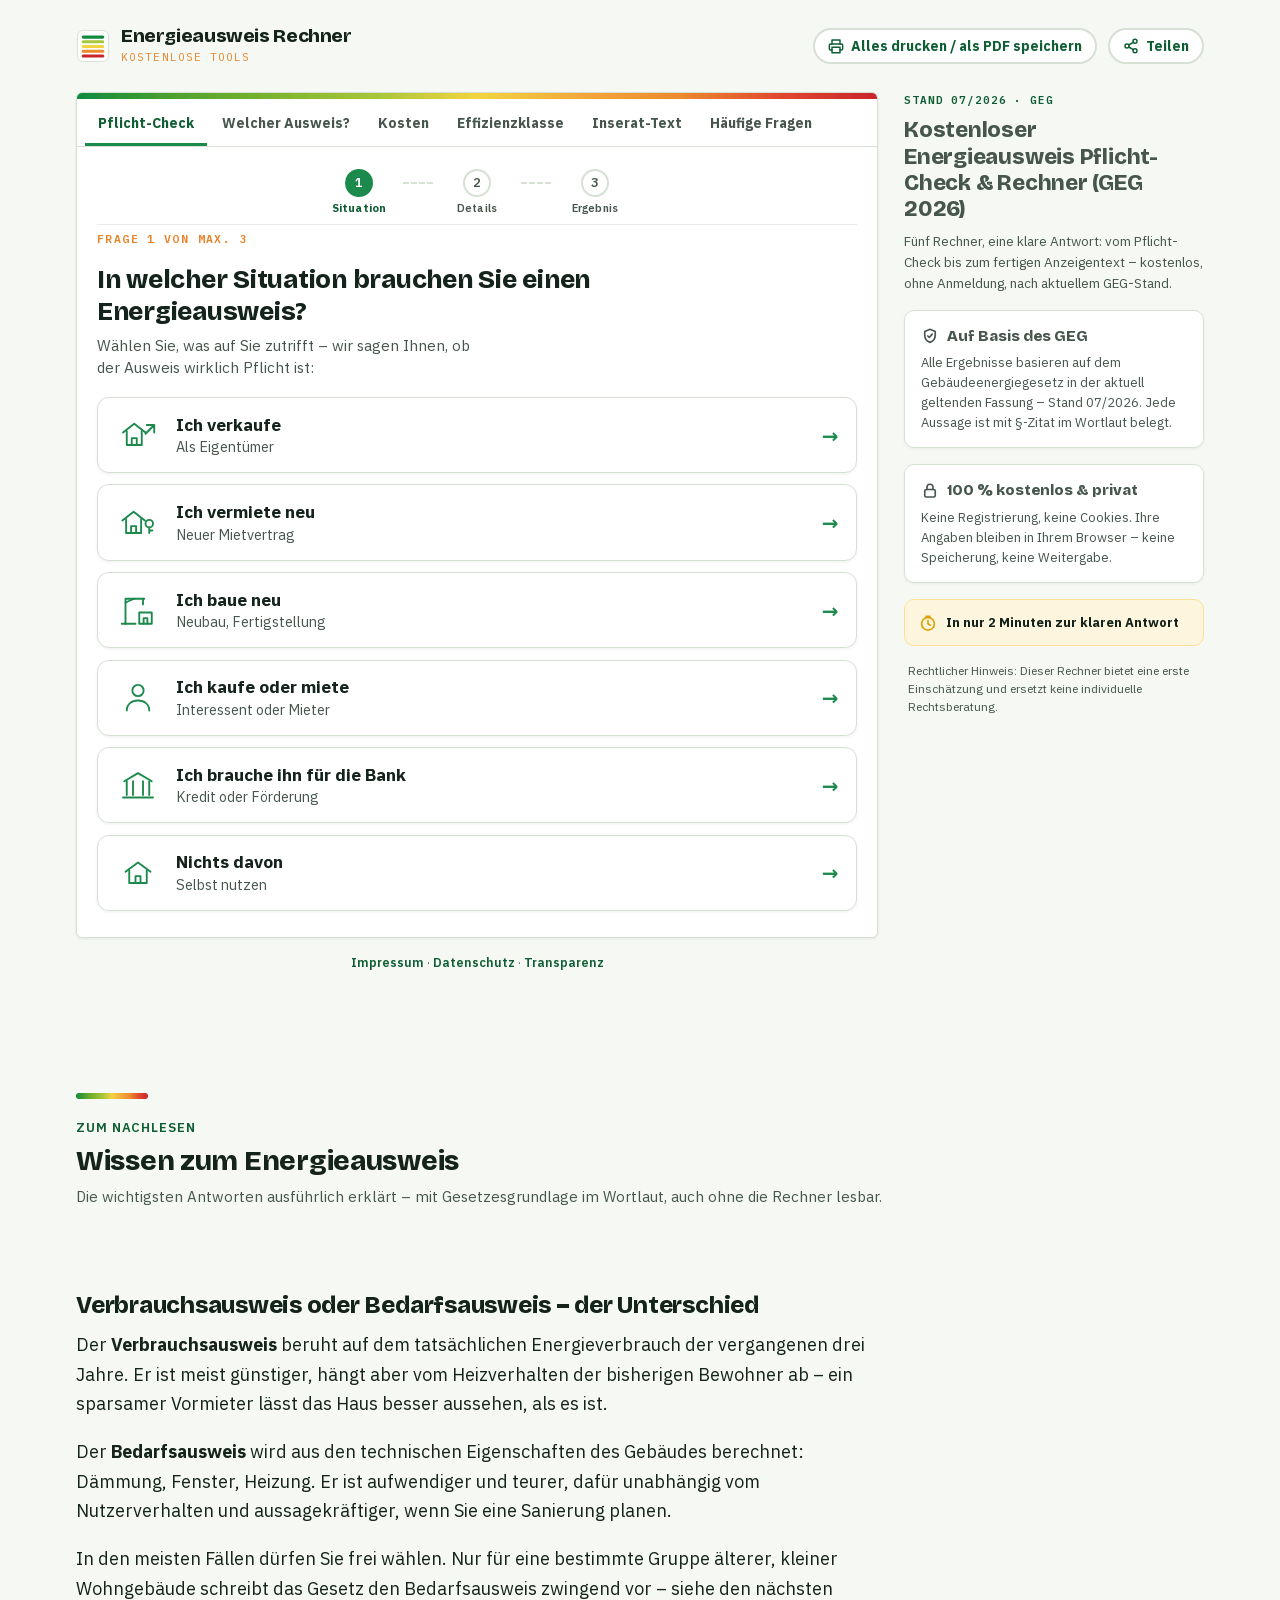
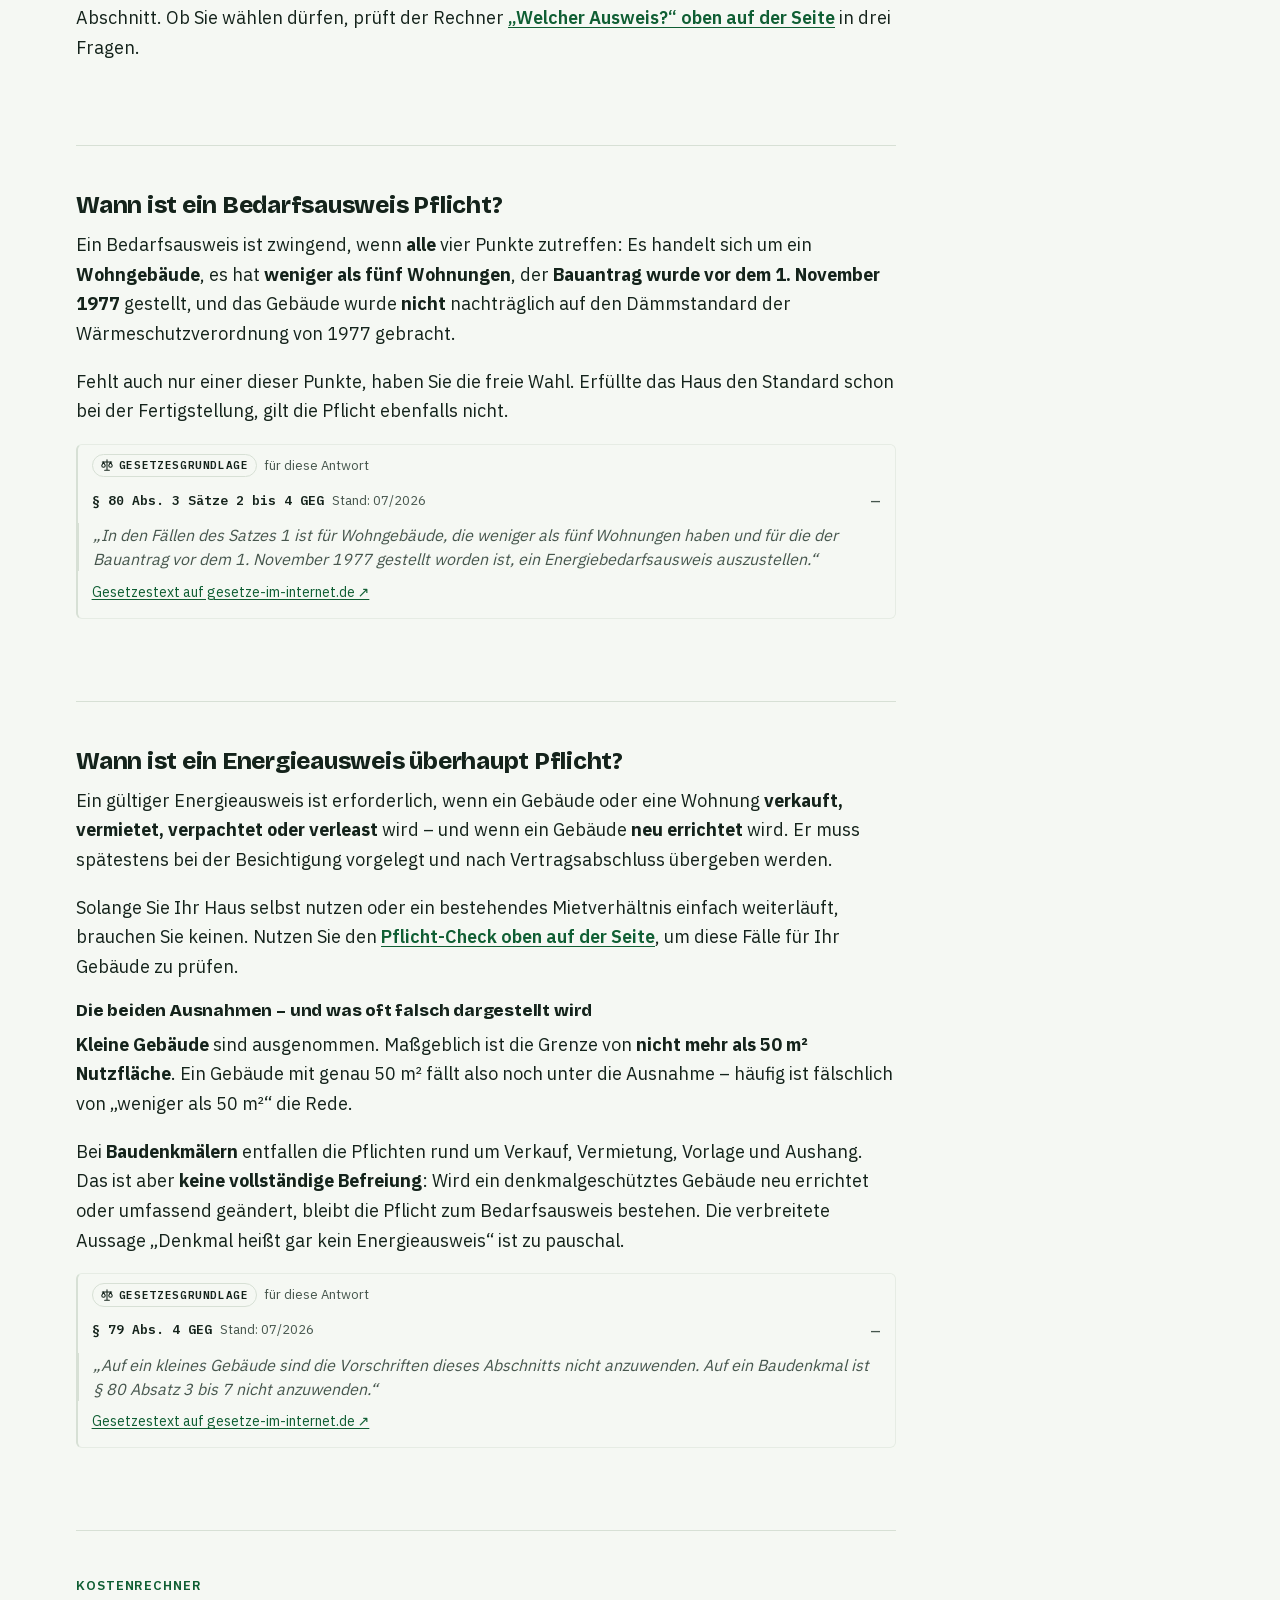
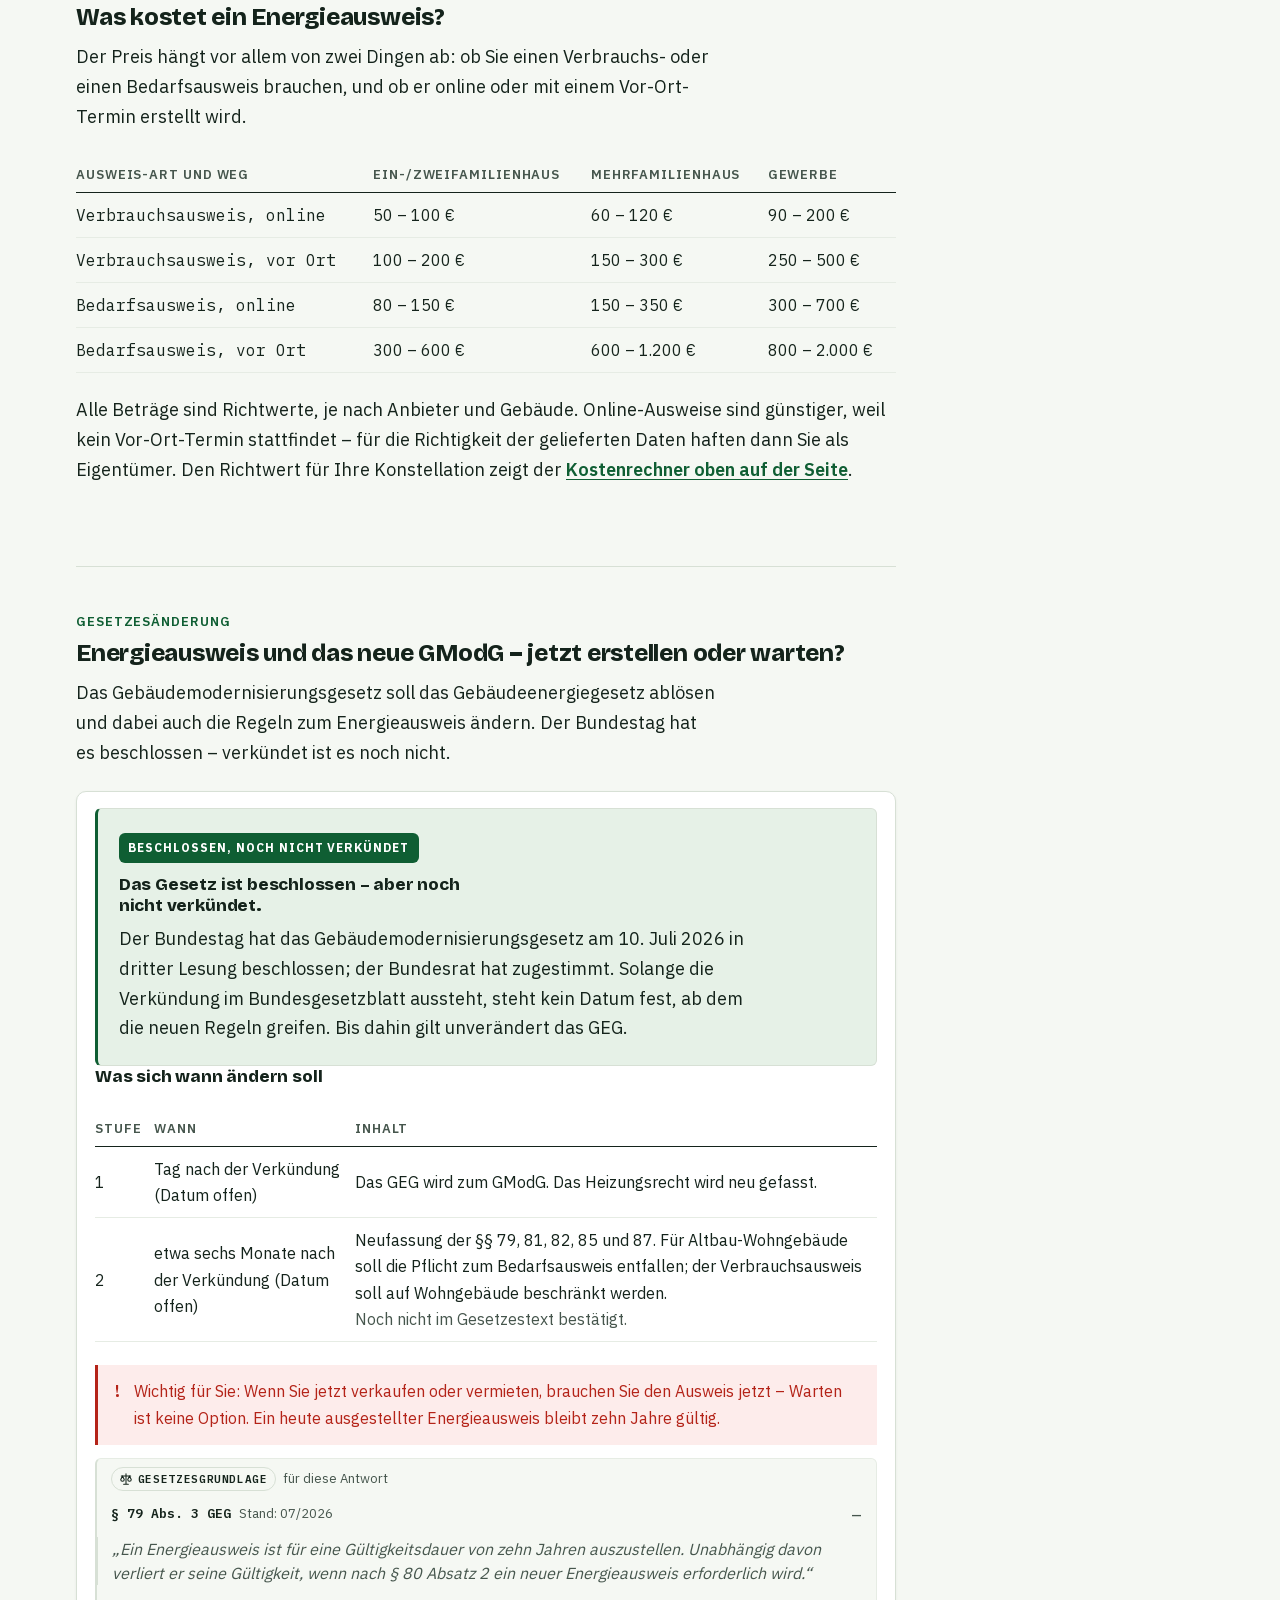
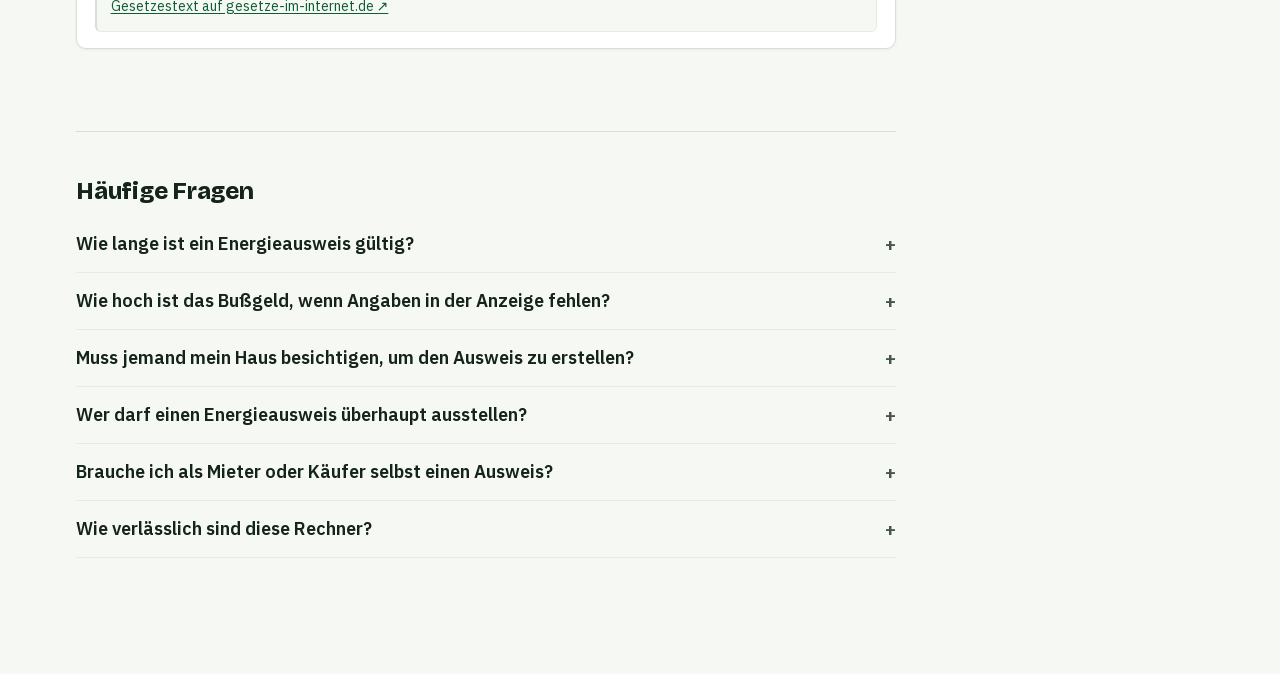
<file: index.html>
<!DOCTYPE html>
<html lang="de">
<head>
  <meta charset="utf-8" />
  <meta name="viewport" content="width=device-width, initial-scale=1, viewport-fit=cover" />
  <title>Kostenloser Energieausweis Pflicht-Check & Rechner (GEG 2026)</title>
  <meta name="description" content="Mit dem kostenlosen Energieausweis-Rechner nach GEG 2026 prüfen Sie in wenigen Fragen, ob ein Energieausweis Pflicht ist, welche Ausweis-Art nötig ist und welche Kosten üblich sind – für Eigentümer, Vermieter und Verkäufer." />
  <meta name="robots" content="index, follow" />
  <meta name="google-site-verification" content="zNr4EaNPYB7QakMKWCqnzhUNw2TglRUbTxTZqMPlOsA" />
  <link rel="canonical" href="https://energieausweis-rechner.github.io/" />

  <meta property="og:title" content="Kostenloser Energieausweis Pflicht-Check & Rechner (GEG 2026)" />
  <meta property="og:description" content="Prüfen Sie in wenigen Fragen, ob ein Energieausweis Pflicht ist, welche Ausweis-Art nötig ist und welche Kosten üblich sind. Kostenlos und ohne Anmeldung." />
  <meta property="og:type" content="website" />
  <meta property="og:locale" content="de_DE" />
  <meta property="og:url" content="https://energieausweis-rechner.github.io/" />
  <meta property="og:image" content="https://energieausweis-rechner.github.io/assets/og.jpg" />
  <meta property="og:image:width" content="1200" />
  <meta property="og:image:height" content="632" />
  <meta property="og:image:alt" content="Energieausweis Rechner – kostenloses Online-Tool: Pflicht-Check, Ausweis-Art, Kosten, Effizienzklasse und Inserat-Text nach GEG" />
  <meta name="twitter:card" content="summary_large_image" />

  <link rel="icon" href="data:image/svg+xml,%3Csvg xmlns='http://www.w3.org/2000/svg' viewBox='0 0 36 36'%3E%3Crect width='36' height='36' rx='6' fill='%231c8a4c'/%3E%3Crect x='6' y='7' width='24' height='3.2' rx='1.6' fill='%230f8a3f'/%3E%3Crect x='6' y='12' width='24' height='3.2' rx='1.6' fill='%23a8c63b'/%3E%3Crect x='6' y='17' width='24' height='3.2' rx='1.6' fill='%23f2d43f'/%3E%3Crect x='6' y='22' width='24' height='3.2' rx='1.6' fill='%23ec8b2e'/%3E%3Crect x='6' y='27' width='24' height='3.2' rx='1.6' fill='%23c9252b'/%3E%3C/svg%3E" />

  <link rel="preload" href="assets/fonts/bricolage-var.woff2" as="font" type="font/woff2" crossorigin />
  <link rel="preload" href="assets/fonts/plexsans-400.woff2" as="font" type="font/woff2" crossorigin />

  <!-- Load order matters: the real tool component styles FIRST, then the Wissen
       bridge LAST so equal-specificity rules resolve in the bridge's favour.
       CSS custom properties resolve after the full cascade regardless of order,
       so base.css still picks up the bridged token values. -->
  <link rel="stylesheet" href="assets/base.css" />
  <link rel="stylesheet" href="assets/wissen.css" />

  <style>
    /* Page shell (from the Wissen design's tool page — inline-styled chrome). */
    html { -webkit-text-size-adjust: 100%; }
    body {
      margin: 0;
      font-family: var(--font-body);
      color: var(--ink);
      background: var(--paper);
      line-height: 1.65;
      font-size: 1.125rem;
      -webkit-font-smoothing: antialiased;
    }
    /* ── Brand row above the grid — spans both columns ──────────────────── */
    .eaw-head {
      grid-column: 1 / -1;
      display: flex; align-items: center; gap: 11px; flex-wrap: wrap;
    }
    .eaw-brand { display: flex; align-items: center; gap: 11px; }
    .eaw-brand .logo { flex: none; }
    /* The brand line is the page H1: the primary keyword, visible on every
       viewport (the sidebar is hidden on phones — a heading there would not
       exist for mobile-first indexing). Sized as chrome, not as an article
       heading; the margin reset undoes the h1 default. */
    .eaw-brand .name {
      font-family: var(--font-display); font-weight: 800;
      font-size: 19px; letter-spacing: -0.02em; line-height: 1; margin: 0;
    }
    .eaw-brand .kicker {
      font-family: var(--font-mono); font-size: 11px; letter-spacing: 0.1em;
      text-transform: uppercase; color: var(--signal); margin-top: 3px;
    }
    .eaw-head .spacer { flex: 1; }
    .eaw-share {
      display: inline-flex; align-items: center; gap: 7px;
      background: var(--surface); border: 2px solid var(--line);
      border-radius: 99px; padding: 7px 13px;
      font-family: var(--font-body); font-weight: 700; font-size: 14px;
      color: var(--klasse-a-dk); cursor: pointer; transition: border-color 0.15s ease;
    }
    .eaw-share:hover { border-color: var(--klasse-a); }
    .eaw-sharemsg { font-size: 13px; font-weight: 600; color: var(--klasse-a-dk); }

    /* ── Main area: tool column + info sidebar ──────────────────────────── */
    .eaw-main {
      max-width: 1160px; margin: 0 auto; padding: 26px 16px 56px;
      display: grid; grid-template-columns: minmax(0, 1fr) 300px;
      gap: 26px; align-items: start;
    }
    .eaw-card {
      background: var(--surface); border: 1px solid var(--line);
      border-radius: 6px; overflow: hidden;
      box-shadow: 0 1px 3px rgba(20, 35, 27, 0.08);
    }
    .eaw-bandstrip { height: 6px; background: var(--band); }

    /* Tabs live inside the card, directly under the band strip. */
    .eaw-tabs { border-bottom: 1px solid var(--line); padding: 2px 8px 0; }
    .eaw-tabrow {
      display: flex; gap: 2px; overflow-x: auto; -webkit-overflow-scrolling: touch;
    }
    .eaw-tab {
      flex: none; font-family: var(--font-body); font-weight: 700;
      font-size: 14px; white-space: nowrap; background: none; border: none;
      border-bottom: 3px solid transparent; padding: 13px 13px 11px;
      color: var(--ink-soft); cursor: pointer; transition: color 0.15s ease, border-color 0.15s ease;
    }
    .eaw-tab:hover { color: var(--klasse-a-dk); }
    .eaw-tab[aria-selected="true"] {
      color: var(--klasse-a-dk); border-bottom-color: var(--klasse-a);
    }
    /* Completed step: the ✓ alone says "erledigt". The green underline is
       reserved for the ACTIVE tab — when several tabs are done, a shared
       underline hides where the reader currently is. */
    .eaw-tab.done { color: var(--ink); }
    .eaw-tab.done::before {
      content: '✓'; color: var(--klasse-a); font-weight: 700;
      margin-right: 6px;
    }
    .eaw-tab.done[aria-selected="true"] { color: var(--klasse-a-dk); }

    /* ── Sidebar: hero pitch, trust marks, tool list ────────────────────── */
    .eaw-side { display: flex; flex-direction: column; gap: 16px; position: sticky; top: 14px; }
    .eaw-hero .kicker {
      font-family: var(--font-mono); font-size: 11px; font-weight: 600;
      letter-spacing: 0.08em; text-transform: uppercase;
      color: var(--klasse-a-dk); margin: 0 0 8px;
    }
    /* The sidebar is supporting content — deliberately NO heading elements
       here; the outline belongs to the tools and the Wissen sections. */
    .eaw-hero .headline {
      font-family: var(--font-display); font-weight: 800; font-size: 22px;
      line-height: 1.2; letter-spacing: -0.01em; margin: 0 0 8px;
    }
    .eaw-hero p { margin: 0; font-size: 13.5px; color: var(--ink-soft); line-height: 1.55; }
    .eaw-sidenote {
      margin: 0; padding: 0 4px;
      font-size: 12px; color: var(--ink-soft); line-height: 1.5;
    }
    .eaw-sidebox {
      border: 1px solid var(--line); border-radius: 10px;
      background: var(--surface); padding: 14px 16px;
      box-shadow: 0 1px 3px rgba(20, 35, 27, 0.06);
    }
    .eaw-sidebox .bx-title {
      display: flex; align-items: center; gap: 8px; margin: 0 0 5px;
      font-family: var(--font-display); font-weight: 800; font-size: 15px;
    }
    .eaw-sidebox .bx-title svg { flex: none; }
    .eaw-sidebox p { margin: 0; font-size: 13px; color: var(--ink-soft); line-height: 1.55; }
    .eaw-siderow {
      display: flex; gap: 10px; align-items: flex-start; width: 100%;
      background: none; border: none; border-top: 1px solid var(--line);
      padding: 9px 0; margin: 0; text-align: left; font: inherit; cursor: pointer;
    }
    .eaw-siderow:first-of-type { border-top: none; }
    .eaw-siderow svg { color: var(--klasse-a); flex: none; margin-top: 1px; }
    .eaw-siderow strong { display: block; font-size: 13.5px; line-height: 1.3; color: var(--ink); }
    .eaw-siderow .s { font-size: 12px; color: var(--ink-soft); }
    .eaw-siderow:hover strong { color: var(--klasse-a-dk); text-decoration: underline; }
    .eaw-chip-time {
      display: flex; align-items: center; gap: 9px;
      border-radius: 10px; padding: 12px 14px;
      background: color-mix(in srgb, var(--cta-yellow) 13%, #fff);
      border: 1px solid color-mix(in srgb, var(--cta-yellow) 42%, #fff);
      font-size: 13px; font-weight: 700;
    }
    .eaw-chip-time svg { color: var(--cta-yellow-dk); flex: none; }

    @media (max-width: 1023px) {
      /* minmax(0, …), not bare 1fr: the column must be able to shrink below
         the min-content of its scroll rows (tab row, chips row), else any
         nowrap row widens the whole page beyond the viewport. */
      .eaw-main { grid-template-columns: minmax(0, 1fr); }
      .eaw-side { display: none; }
    }

    .eaw-panel { padding: 22px 20px 26px; }

    /* ── Phone: app shell ──────────────────────────────────────────────────
       Not the desktop layout squeezed: sticky compact app bar on top, fixed
       bottom tab bar for the tools (thumb reach), tool card edge-to-edge,
       feedback as toasts. The top tab row disappears — the bottom bar IS the
       navigation. */
    .eaw-bnav { display: none; }
    @media (max-width: 767px) {
      .eaw-main { padding: 0 0 10px; gap: 12px; }

      /* App bar: brand + icon-only actions, stays put while scrolling. */
      .eaw-head {
        position: sticky; top: 0; z-index: 40;
        flex-wrap: nowrap; gap: 8px;
        padding: 8px 12px calc(8px + 0px);
        background: var(--paper);
        border-bottom: 1px solid var(--line);
      }
      .eaw-brand { gap: 9px; min-width: 0; }
      .eaw-brand .logo { width: 30px; height: 30px; }
      .eaw-brand .name { font-size: 15.5px; white-space: nowrap; }
      .eaw-brand .kicker { font-size: 9.5px; margin-top: 2px; }
      /* Actions collapse to round icon buttons; the label lives on in
         aria-label, and feedback becomes a toast (below). */
      .eaw-share {
        flex: none; width: 44px; height: 44px; padding: 0; gap: 0;
        justify-content: center; border-radius: 50%; font-size: 0;
      }
      .eaw-share svg { width: 19px; height: 19px; }
      .eaw-sharemsg {
        position: fixed; left: 50%; transform: translateX(-50%);
        bottom: calc(84px + env(safe-area-inset-bottom)); z-index: 60;
        background: var(--ink); color: #fff;
        padding: 10px 16px; border-radius: 99px;
        font-size: 13px; font-weight: 600; white-space: nowrap;
        max-width: calc(100vw - 32px); overflow: hidden; text-overflow: ellipsis;
        box-shadow: 0 4px 16px rgba(20, 35, 27, 0.28);
      }

      /* Tool card runs edge-to-edge like an app screen. */
      .eaw-card { border-left: none; border-right: none; border-radius: 0; }
      /* Phase bar and "Frage X von max. Y" say the same thing; on a phone
         only the more precise one survives (base.css decision — the Wissen
         skin re-enabled the bar, so it is re-hidden here). */
      .eaw-panel .steps { display: none; }
      .eaw-panel .q-text { margin-top: 0; }
      /* Keep question 1 (six answers, the binding fit case) ending above
         the bottom bar. */
      .eaw-panel .eyebrow { margin-bottom: 0.3rem; }
      .eaw-panel .q-lead { margin-bottom: 0.75rem; }
      .eaw-tabs { display: none; }
      .eaw-panel { padding: 14px 14px 24px; }
      .eaw-footlinks { padding: 0 14px; }

      /* Result screens: like the questions, an answer must fit one screen.
         Every block keeps its content but sheds air: tighter card, smaller
         type, compact chips/steps/links. The §-Wortlaut folds via
         EAR.CITE_FOLD (its reference line stays visible). */
      /* Chips in ONE swipeable row (app filter-chip pattern) instead of
         wrapping to three — a result's tallest non-content block shrinks to
         44px. The cut-off chip at the right edge signals scrollability. */
      .eaw-panel .chips {
        margin-top: 0.2rem; gap: 0.3rem;
        flex-wrap: nowrap; overflow-x: auto;
        -webkit-overflow-scrolling: touch; scrollbar-width: none;
        margin-left: -14px; margin-right: -14px; padding: 2px 14px;
      }
      .eaw-panel .chips::-webkit-scrollbar { display: none; }
      .eaw-panel .chips-lbl { font-size: 0.78rem; flex: none; }
      .eaw-panel .chip { font-size: 0.78rem; padding: 0.22rem 0.6rem; flex: none; white-space: nowrap; }
      .eaw-panel .result { padding: 0.9rem 0.85rem; margin-top: 0.7rem; }
      .eaw-panel .result h3 { font-size: 1.2rem; margin: 0.5rem 0 0.4rem; }
      .eaw-panel .result .lead { font-size: 0.95rem; line-height: 1.5; }
      .eaw-panel .result .warn {
        font-size: 0.85rem; padding: 0.55rem 0.65rem; margin-top: 0.6rem;
      }
      .eaw-panel .result h4 { font-size: 1rem; margin: 0.9rem 0 0.35rem; }
      .eaw-panel .steps-next { gap: 0.35rem; margin-top: 0.5rem; }
      .eaw-panel .steps-next li {
        font-size: 0.88rem; line-height: 1.4; padding-left: 2rem;
      }
      .eaw-panel .doc-check li { font-size: 0.88rem; line-height: 1.4; }
      .eaw-panel .next-head { font-size: 1.02rem; margin: 0.9rem 0 0.1rem; }
      .eaw-panel .result .next-link { padding: 0.7rem 0.85rem; margin-top: 0.55rem; }
      .eaw-panel .result .next-link .t { font-size: 0.98rem; }
      .eaw-panel .result .next-link .s { font-size: 0.78rem; }
      .eaw-panel .cite { margin-top: 0.9rem; }
      .eaw-panel .cite .cite-lead { padding-top: 0.4rem; }
      .eaw-panel .cite summary { min-height: 44px; padding-bottom: 0.4rem; }
      /* Vergleichstabelle: a 3-column table cannot fit 360px — the wrapper's
         overflow:hidden (rounded corners) was CROPPING it. On phone the table
         stacks instead: each criterion is a block with both values underneath,
         labelled from the column heads (data-h, stamped by tools.js). */
      .eaw-panel .compare,
      .eaw-panel .compare tbody,
      .eaw-panel .compare tr,
      .eaw-panel .compare th[scope="row"],
      .eaw-panel .compare td { display: block; width: auto; }
      .eaw-panel .compare thead { display: none; }
      .eaw-panel .compare tr { padding: 0.55rem 0 0.65rem; border-bottom: 1px solid var(--line); }
      .eaw-panel .compare tbody tr:last-child { border-bottom: none; }
      .eaw-panel .compare th[scope="row"] {
        padding: 0 0.8rem 0.15rem; border: none;
        font-size: 0.68rem; letter-spacing: 0.05em; text-transform: uppercase;
      }
      .eaw-panel .compare td {
        padding: 0.3rem 0.8rem 0; border: none;
        font-size: 0.88rem; line-height: 1.4;
      }
      .eaw-panel .compare td::before {
        content: attr(data-h);
        display: block;
        font-size: 0.72rem; font-weight: 700;
        color: var(--klasse-a-dk);
        margin-bottom: 1px;
      }
      /* Zebra moves from cells to whole row blocks. */
      .eaw-panel .compare tbody tr:nth-child(even),
      .eaw-panel .compare tbody tr:nth-child(even) th,
      .eaw-panel .compare tbody tr:nth-child(even) td { background: var(--paper); }

      /* Bottom tab bar. */
      .eaw-bnav {
        display: grid; grid-template-columns: repeat(6, 1fr);
        position: fixed; left: 0; right: 0; bottom: 0; z-index: 50;
        background: var(--surface);
        border-top: 2px solid var(--line);
        padding: 7px max(6px, env(safe-area-inset-right))
                 calc(7px + env(safe-area-inset-bottom))
                 max(6px, env(safe-area-inset-left));
        box-shadow: 0 -4px 18px rgba(20, 35, 27, 0.16);
      }
      .eaw-bnav-item {
        position: relative;
        display: flex; flex-direction: column; align-items: center; gap: 3px;
        background: none; border: none; padding: 4px 0; min-height: 56px;
        font-family: var(--font-body); font-size: 11.5px; font-weight: 600;
        line-height: 1.15; color: var(--ink-soft); cursor: pointer;
      }
      .eaw-bnav-item .ic {
        display: inline-flex; align-items: center; justify-content: center;
        width: 50px; height: 30px; border-radius: 99px;
        transition: background 0.15s ease, color 0.15s ease;
      }
      .eaw-bnav-item .ic svg { width: 23px; height: 23px; }
      /* Active tool: filled green pill, white icon — unmissable. */
      .eaw-bnav-item[aria-selected="true"] { color: var(--klasse-a-dk); font-weight: 700; }
      .eaw-bnav-item[aria-selected="true"] .ic {
        background: var(--klasse-a); color: #fff;
      }
      /* Completed tool: small ✓ badge at the icon's shoulder. */
      .eaw-bnav-item.done::after {
        content: '✓';
        position: absolute; top: 0; left: calc(50% + 11px);
        width: 15px; height: 15px; border-radius: 50%;
        background: var(--klasse-a); color: #fff;
        border: 1.5px solid var(--surface);
        font-size: 9.5px; font-weight: 700;
        display: inline-flex; align-items: center; justify-content: center;
      }
    }
    @media print { .eaw-bnav { display: none !important; } }

    .eaw-note {
      font-size: 12.5px; color: var(--ink-soft); line-height: 1.55;
      margin: 18px 4px 0; text-align: center;
    }

    /* fade-in on tool swap */
    @keyframes eawIn { from { opacity: 0; transform: translateY(8px); } to { opacity: 1; transform: none; } }
    .eaw-panel > [data-mount] { animation: eawIn 0.3s ease both; }
    @media (prefers-reduced-motion: reduce) { .eaw-panel > [data-mount] { animation: none; } }

    .eaw-footlinks {
      margin: 14px 4px 0; text-align: center;
      font-size: 12.5px; color: var(--ink-soft);
    }
    .eaw-footlinks a { color: var(--klasse-a-dk); font-weight: 600; text-decoration: none; }
    .eaw-footlinks a:hover { text-decoration: underline; }

    /* Gesamt-Zusammenfassung: button in the head row, document in print. The
       summary container is invisible on screen and only becomes the printed
       page when the button added body.eaw-printing — the wizard's own
       "Drucken" button keeps printing the normal page. */
    .eaw-printsum { display: none; }
    @media print {
      body.eaw-printing .eaw-main { display: none !important; }
      body.eaw-printing .eaw-printsum {
        display: block; font-family: var(--font-body); color: #000;
        font-size: 12pt; line-height: 1.5;
      }
      .eaw-printsum h1 { font-size: 19pt; margin: 0 0 4pt; line-height: 1.2; }
      .eaw-printsum h2 {
        font-size: 13pt; margin: 16pt 0 4pt; padding-bottom: 2pt;
        border-bottom: 1px solid #999;
      }
      .eaw-printsum p { margin: 4pt 0; }
      .eaw-printsum .meta { color: #444; font-size: 9.5pt; }
      .eaw-printsum pre {
        font: inherit; white-space: pre-wrap; border: 1px solid #999;
        padding: 8pt; margin: 6pt 0;
      }
      .eaw-printsum ul { list-style: none; margin: 4pt 0; padding: 0; }
      .eaw-printsum li { margin: 3pt 0; }
    }
  </style>
</head>
<body>
  <div class="eaw-main">
    <div class="eaw-head">
      <div class="eaw-brand">
        <svg class="logo" width="34" height="34" viewBox="0 0 36 36" aria-hidden="true">
          <rect x="1.5" y="1.5" width="33" height="33" rx="6" fill="#fff" stroke="var(--line)"></rect>
          <rect x="6" y="7" width="24" height="3.2" rx="1.6" fill="#0f8a3f"></rect>
          <rect x="6" y="12" width="24" height="3.2" rx="1.6" fill="#a8c63b"></rect>
          <rect x="6" y="17" width="24" height="3.2" rx="1.6" fill="#f2d43f"></rect>
          <rect x="6" y="22" width="24" height="3.2" rx="1.6" fill="#ec8b2e"></rect>
          <rect x="6" y="27" width="24" height="3.2" rx="1.6" fill="#c9252b"></rect>
        </svg>
        <div>
          <h1 class="name">Energieausweis Rechner</h1>
          <div class="kicker">Kostenlose Tools</div>
        </div>
      </div>
      <div class="spacer"></div>
      <span class="eaw-sharemsg" id="summaryMsg" hidden></span>
      <button type="button" class="eaw-share" id="summaryBtn"
              aria-label="Alles drucken / als PDF speichern" title="Alles drucken / als PDF speichern">
        <svg width="16" height="16" viewBox="0 0 24 24" fill="none" stroke="currentColor" stroke-width="2.2" stroke-linecap="round" stroke-linejoin="round"><path d="M6 9V3h12v6"/><path d="M6 18H4a2 2 0 0 1-2-2v-5a2 2 0 0 1 2-2h16a2 2 0 0 1 2 2v5a2 2 0 0 1-2 2h-2"/><rect x="6" y="14" width="12" height="8"/></svg>
        Alles drucken / als PDF speichern
      </button>
      <span class="eaw-sharemsg" id="shareMsg" hidden></span>
      <button type="button" class="eaw-share" id="shareBtn"
              aria-label="Teilen" title="Teilen">
        <svg width="16" height="16" viewBox="0 0 24 24" fill="none" stroke="currentColor" stroke-width="2.2" stroke-linecap="round" stroke-linejoin="round"><circle cx="18" cy="5" r="3"/><circle cx="6" cy="12" r="3"/><circle cx="18" cy="19" r="3"/><path d="M8.6 13.5 15.4 17.5M15.4 6.5 8.6 10.5"/></svg>
        Teilen
      </button>
    </div>

    <main class="eaw-colmain">
      <div class="eaw-card" id="pflicht-check">
        <div class="eaw-bandstrip"></div>
        <div class="eaw-tabs">
          <div class="eaw-tabrow" id="tabrow" role="tablist" aria-label="Tools"></div>
        </div>
        <div class="eaw-panel">
          <div data-mount></div>
        </div>
      </div>

      <!-- The note that stood here duplicated the sidebar's Rechtlicher
           Hinweis and explained a button that explains itself; removed
           2026-07-27 (user feedback). -->
      <p class="eaw-footlinks">
        <a href="/impressum/">Impressum</a> ·
        <a href="/datenschutz/">Datenschutz</a> ·
        <a href="/transparenz/">Transparenz</a>
      </p>
    </main>

    <aside class="eaw-side" aria-label="Über dieses Tool">
      <div class="eaw-hero">
        <p class="kicker">Stand <span id="heroStand"></span> · GEG</p>
        <p class="headline">Kostenloser Energieausweis Pflicht-Check &amp; Rechner (GEG 2026)</p>
        <p>Fünf Rechner, eine klare Antwort: vom Pflicht-Check bis zum fertigen
          Anzeigentext – kostenlos, ohne Anmeldung, nach aktuellem GEG-Stand.</p>
      </div>

      <div class="eaw-sidebox">
        <p class="bx-title">
          <svg width="18" height="18" viewBox="0 0 24 24" fill="none" stroke="currentColor" stroke-width="2.2" stroke-linecap="round" stroke-linejoin="round" aria-hidden="true"><path d="M12 3l7 3v5c0 5-3.5 8.2-7 9.5-3.5-1.3-7-4.5-7-9.5V6z"/><path d="M9 12l2 2 4-4.5"/></svg>
          Auf Basis des GEG
        </p>
        <p>Alle Ergebnisse basieren auf dem Gebäudeenergiegesetz in der aktuell
          geltenden Fassung – Stand <span id="trustStand"></span>. Jede Aussage
          ist mit §-Zitat im Wortlaut belegt.</p>
      </div>

      <div class="eaw-sidebox">
        <p class="bx-title">
          <svg width="18" height="18" viewBox="0 0 24 24" fill="none" stroke="currentColor" stroke-width="2.2" stroke-linecap="round" stroke-linejoin="round" aria-hidden="true"><rect x="5" y="10" width="14" height="10" rx="2"/><path d="M8 10V7a4 4 0 0 1 8 0v3"/></svg>
          100 % kostenlos &amp; privat
        </p>
        <p>Keine Registrierung, keine Cookies. Ihre Angaben bleiben in Ihrem
          Browser – keine Speicherung, keine Weitergabe.</p>
      </div>

      <!-- "Am Ende erhalten Sie" sidebox removed 2026-07-27 (user feedback);
           design archived in mockup-am-ende-sidebar.html (gitignored). The
           .eaw-siderow wiring in boot() stays for an easy restore. -->

      <div class="eaw-chip-time">
        <svg width="18" height="18" viewBox="0 0 24 24" fill="none" stroke="currentColor" stroke-width="2.2" stroke-linecap="round" stroke-linejoin="round" aria-hidden="true"><circle cx="12" cy="13" r="8.5"/><path d="M12 8.5V13l3 2M9.5 3h5"/></svg>
        In nur 2 Minuten zur klaren Antwort
      </div>

      <p class="eaw-sidenote">Rechtlicher Hinweis: Dieser Rechner bietet eine
        erste Einschätzung und ersetzt keine individuelle Rechtsberatung.</p>
    </aside>
  </div>

  <!-- Statischer Wissensteil — identische Inhalte wie die frühere
       Einzelseite, damit Crawler, Answer-Engines und Leser ohne JavaScript
       jede Antwort (Kosten, Klassengrenzen, §§, FAQ) im HTML vorfinden.
       Die Tools oben sind die interaktive Schicht darüber. -->
  <style>
    /* Same container width as the tool grid above: sections keep a readable
       820px measure but align LEFT with the tool card, not centred on the
       page (which put the text under neither column). */
    .eaw-wissen { max-width: 1160px; margin: 10px auto 0; padding: 0 16px 34px; }
    .eaw-wissen section { max-width: 820px; }
    /* Section break between the interactive tools and the static knowledge
       part. Short tool screens ended with the article text starting right
       under the card, reading like part of the tool — this header marks
       where the reference material begins. */
    .eaw-wissen .wissen-head { margin: 64px 0 4px; max-width: 820px; }
    .eaw-wissen .wissen-head .band-rule {
      height: 6px; width: 72px; border-radius: 3px;
      background: var(--band); margin: 0 0 18px;
    }
    .eaw-wissen .wissen-head .wh-title {
      font-family: var(--font-display); font-weight: 800; font-size: 28px;
      line-height: 1.25; letter-spacing: -0.01em; margin: 0 0 6px;
    }
    .eaw-wissen .wissen-head .sub {
      margin: 0; font-size: 15px; color: var(--ink-soft); line-height: 1.55;
    }
    @media (max-width: 767px) {
      .eaw-wissen .wissen-head { margin-top: 44px; }
    }
    .eaw-wissen a.toollink { color: var(--klasse-a-dk); font-weight: 600; }
    .eaw-wissen section { margin: 38px 0; }
    .eaw-wissen h2 {
      font-family: var(--font-display); font-weight: 800; font-size: 24px;
      line-height: 1.25; letter-spacing: -0.01em; margin: 0 0 10px;
    }
    .eaw-wissen h3 { font-family: var(--font-display); font-weight: 800; font-size: 17px; }
    .eaw-wissen .sec-head { margin-bottom: 6px; }
    .eaw-wissen .card {
      border: 1px solid var(--line); border-radius: 10px;
      background: var(--surface); padding: 16px 18px;
      box-shadow: 0 1px 3px rgba(20, 35, 27, 0.06);
    }
    /* Phone app shell: keep the last content clear of the fixed bottom bar. */
    @media (max-width: 767px) {
      .eaw-wissen { padding-bottom: calc(84px + env(safe-area-inset-bottom)); }
    }
  </style>
  <div class="eaw-wissen">
    <header class="wissen-head" id="wissen">
      <div class="band-rule" aria-hidden="true"></div>
      <p class="eyebrow">Zum Nachlesen</p>
      <!-- Deliberately NOT a heading: this is a visual section break; the
           real headings are the question-shaped h2s of the sections below.
           An h2 here would sit empty in the outline (sibling h2s follow). -->
      <p class="wh-title">Wissen zum Energieausweis</p>
      <p class="sub">Die wichtigsten Antworten ausführlich erklärt – mit
        Gesetzesgrundlage im Wortlaut, auch ohne die Rechner lesbar.</p>
    </header>
    <section id="unterschied">
        <h2>Verbrauchsausweis oder Bedarfsausweis – der Unterschied</h2>
        <p>Der <strong>Verbrauchsausweis</strong> beruht auf dem tatsächlichen
          Energieverbrauch der vergangenen drei Jahre. Er ist meist günstiger, hängt
          aber vom Heizverhalten der bisherigen Bewohner ab – ein sparsamer Vormieter
          lässt das Haus besser aussehen, als es ist.</p>
        <p>Der <strong>Bedarfsausweis</strong> wird aus den technischen Eigenschaften
          des Gebäudes berechnet: Dämmung, Fenster, Heizung. Er ist aufwendiger und
          teurer, dafür unabhängig vom Nutzerverhalten und aussagekräftiger, wenn Sie
          eine Sanierung planen.</p>
        <p>In den meisten Fällen dürfen Sie frei wählen. Nur für eine bestimmte
          Gruppe älterer, kleiner Wohngebäude schreibt das Gesetz den Bedarfsausweis
          zwingend vor – siehe den nächsten Abschnitt. Ob Sie wählen dürfen, prüft
          der Rechner <a class="toollink" href="#welcher">„Welcher Ausweis?“ oben
          auf der Seite</a> in drei Fragen.</p>
    </section>
    <section id="bedarfspflicht">
        <h2>Wann ist ein Bedarfsausweis Pflicht?</h2>
        <p>Ein Bedarfsausweis ist zwingend, wenn <strong>alle</strong> vier Punkte
          zutreffen: Es handelt sich um ein <strong>Wohngebäude</strong>, es hat
          <strong>weniger als fünf Wohnungen</strong>, der <strong>Bauantrag wurde vor
          dem 1. November 1977</strong> gestellt, und das Gebäude wurde
          <strong>nicht</strong> nachträglich auf den Dämmstandard der
          Wärmeschutzverordnung von 1977 gebracht.</p>
        <p>Fehlt auch nur einer dieser Punkte, haben Sie die freie Wahl. Erfüllte das
          Haus den Standard schon bei der Fertigstellung, gilt die Pflicht ebenfalls
          nicht.</p>
        <div class="cite">
          <p class="cite-lead">
            <span class="cite-badge"><span class="cite-ico"><svg width="14" height="14" viewBox="0 0 24 24" aria-hidden="true" fill="none" stroke="currentColor" stroke-width="1.8" stroke-linecap="round" stroke-linejoin="round"><path d="M12 3v18M8 21h8M4 7h16"/><path d="M6 7l-3 6a3 3 0 0 0 6 0zM18 7l-3 6a3 3 0 0 0 6 0z"/></svg></span><span>Gesetzesgrundlage</span></span>
            <span>für diese Antwort</span>
          </p>
          <details open>
            <summary><strong>§ 80 Abs. 3 Sätze 2 bis 4 GEG</strong><span class="stand">Stand: 07/2026</span></summary>
            <blockquote>„In den Fällen des Satzes 1 ist für Wohngebäude, die weniger als
              fünf Wohnungen haben und für die der Bauantrag vor dem 1. November 1977
              gestellt worden ist, ein Energiebedarfsausweis auszustellen.“</blockquote>
            <div class="src"><a href="https://www.gesetze-im-internet.de/geg/__80.html" rel="noopener" target="_blank">Gesetzestext auf gesetze-im-internet.de ↗</a></div>
          </details>
        </div>
    </section>
    <section id="pflicht">
        <h2>Wann ist ein Energieausweis überhaupt Pflicht?</h2>
        <p>Ein gültiger Energieausweis ist erforderlich, wenn ein Gebäude oder eine
          Wohnung <strong>verkauft, vermietet, verpachtet oder verleast</strong> wird
          – und wenn ein Gebäude <strong>neu errichtet</strong> wird. Er muss
          spätestens bei der Besichtigung vorgelegt und nach Vertragsabschluss
          übergeben werden.</p>
        <p>Solange Sie Ihr Haus selbst nutzen oder ein bestehendes Mietverhältnis
          einfach weiterläuft, brauchen Sie keinen. Nutzen Sie den
          <a class="toollink" href="#pflicht-check">Pflicht-Check oben auf der
          Seite</a>, um diese Fälle für Ihr Gebäude zu prüfen.</p>

        <h3>Die beiden Ausnahmen – und was oft falsch dargestellt wird</h3>
        <p><strong>Kleine Gebäude</strong> sind ausgenommen. Maßgeblich ist die Grenze
          von <strong>nicht mehr als 50 m² Nutzfläche</strong>. Ein Gebäude mit genau
          50 m² fällt also noch unter die Ausnahme – häufig ist fälschlich von
          „weniger als 50 m²“ die Rede.</p>
        <p>Bei <strong>Baudenkmälern</strong> entfallen die Pflichten rund um Verkauf,
          Vermietung, Vorlage und Aushang. Das ist aber <strong>keine vollständige
          Befreiung</strong>: Wird ein denkmalgeschütztes Gebäude neu errichtet oder
          umfassend geändert, bleibt die Pflicht zum Bedarfsausweis bestehen. Die
          verbreitete Aussage „Denkmal heißt gar kein Energieausweis“ ist zu pauschal.</p>
        <div class="cite">
          <p class="cite-lead">
            <span class="cite-badge"><span class="cite-ico"><svg width="14" height="14" viewBox="0 0 24 24" aria-hidden="true" fill="none" stroke="currentColor" stroke-width="1.8" stroke-linecap="round" stroke-linejoin="round"><path d="M12 3v18M8 21h8M4 7h16"/><path d="M6 7l-3 6a3 3 0 0 0 6 0zM18 7l-3 6a3 3 0 0 0 6 0z"/></svg></span><span>Gesetzesgrundlage</span></span>
            <span>für diese Antwort</span>
          </p>
          <details open>
            <summary><strong>§ 79 Abs. 4 GEG</strong><span class="stand">Stand: 07/2026</span></summary>
            <blockquote>„Auf ein kleines Gebäude sind die Vorschriften dieses Abschnitts
              nicht anzuwenden. Auf ein Baudenkmal ist § 80 Absatz 3 bis 7 nicht
              anzuwenden.“</blockquote>
            <div class="src"><a href="https://www.gesetze-im-internet.de/geg/__79.html" rel="noopener" target="_blank">Gesetzestext auf gesetze-im-internet.de ↗</a></div>
          </details>
        </div>
    </section>
    <section id="kosten">
        <header class="sec-head">
          <div>
            <p class="eyebrow">Kostenrechner</p>
            <h2>Was kostet ein Energieausweis?</h2>
          </div>
        </header>
        <p class="sec-intro">Der Preis hängt vor allem von zwei Dingen ab: ob Sie einen Verbrauchs-
          oder einen Bedarfsausweis brauchen, und ob er online oder mit einem
          Vor-Ort-Termin erstellt wird.</p>
        
        <div class="table-wrap">
          <table>
            <caption class="visually-hidden">Richtwerte für die Kosten eines Energieausweises nach Ausweis-Art, Erstellungsweg und Gebäudetyp</caption>
            <thead><tr><th>Ausweis-Art und Weg</th><th>Ein-/Zweifamilienhaus</th><th>Mehrfamilienhaus</th><th>Gewerbe</th></tr></thead>
            <tbody>
              <tr><td>Verbrauchsausweis, online</td><td>50 – 100 €</td><td>60 – 120 €</td><td>90 – 200 €</td></tr>
              <tr><td>Verbrauchsausweis, vor Ort</td><td>100 – 200 €</td><td>150 – 300 €</td><td>250 – 500 €</td></tr>
              <tr><td>Bedarfsausweis, online</td><td>80 – 150 €</td><td>150 – 350 €</td><td>300 – 700 €</td></tr>
              <tr><td>Bedarfsausweis, vor Ort</td><td>300 – 600 €</td><td>600 – 1.200 €</td><td>800 – 2.000 €</td></tr>
            </tbody>
          </table>
        </div>
        <p>Alle Beträge sind Richtwerte, je nach Anbieter und Gebäude. Online-Ausweise
          sind günstiger, weil kein Vor-Ort-Termin stattfindet – für die Richtigkeit
          der gelieferten Daten haften dann Sie als Eigentümer. Den Richtwert für
          Ihre Konstellation zeigt der
          <a class="toollink" href="#kostenrechner">Kostenrechner oben auf der
          Seite</a>.</p>
    </section>
    <section id="gmodg">
        <header class="sec-head">
          <div>
            <p class="eyebrow">Gesetzesänderung</p>
            <h2>Energieausweis und das neue GModG – jetzt erstellen oder warten?</h2>
          </div>
        </header>
        <p class="sec-intro">Das Gebäudemodernisierungsgesetz soll das Gebäudeenergiegesetz ablösen
          und dabei auch die Regeln zum Energieausweis ändern. Der Bundestag hat es
          beschlossen – verkündet ist es noch nicht.</p>
        <div class="card" data-mount></div>
    </section>
    <section id="faq">
        <h2>Häufige Fragen</h2>

        <details>
          <summary>Wie lange ist ein Energieausweis gültig?</summary>
          <p>Zehn Jahre ab Ausstellung. Er verliert seine Gültigkeit vorzeitig, wenn
            das Gebäude so umfassend geändert wird, dass ein neuer Ausweis
            erforderlich wird (§ 79 Abs. 3 GEG).</p>
        </details>

        <details>
          <summary>Wie hoch ist das Bußgeld, wenn Angaben in der Anzeige fehlen?</summary>
          <p>Bis zu <strong>10.000 €</strong>. Das Fehlen der Pflichtangaben nach
            § 87 GEG ist eine Ordnungswidrigkeit nach § 108 Abs. 1 Nr. 27 GEG und
            fällt in den Bußgeldrahmen des § 108 Abs. 2 Nr. 2 GEG. Die oft zitierten
            15.000 € stammen aus der früheren EnEV und gelten hier nicht.</p>
        </details>

        <details>
          <summary>Muss jemand mein Haus besichtigen, um den Ausweis zu erstellen?</summary>
          <p>Nein. Das Gesetz schreibt keinen Vor-Ort-Termin vor. Der Aussteller darf
            sich auf die Daten stützen, die Sie ihm liefern – Sie müssen für deren
            Richtigkeit einstehen. Ein Vor-Ort-Termin liefert aber belastbarere Werte
            und konkrete Sanierungshinweise.</p>
        </details>

        <details>
          <summary>Wer darf einen Energieausweis überhaupt ausstellen?</summary>
          <p>Nur bestimmte Berufsgruppen nach § 88 GEG – unter anderem Architekten,
            Bauingenieure, bestimmte Handwerksmeister und staatlich anerkannte
            Techniker, jeweils mit zusätzlicher Qualifikation oder Berufserfahrung.
            Wer ohne diese Berechtigung einen Ausweis ausstellt, begeht eine
            Ordnungswidrigkeit.</p>
        </details>

        <details>
          <summary>Brauche ich als Mieter oder Käufer selbst einen Ausweis?</summary>
          <p>Nein. Die Pflicht trifft immer die verkaufende oder vermietende Seite.
            Sie haben umgekehrt einen Anspruch darauf, den Ausweis spätestens bei der
            Besichtigung vorgelegt zu bekommen.</p>
        </details>

        <details>
          <summary>Wie verlässlich sind diese Rechner?</summary>
          <p>Sie geben eine unverbindliche Orientierung auf Grundlage der Regeln des
            Gebäudeenergiegesetzes, Stand 07/2026. Sie ersetzen weder eine
            Rechtsberatung noch einen amtlichen Energieausweis, den nur eine nach
            § 88 GEG berechtigte Person ausstellen darf.</p>
        </details>
    </section>
  </div>

  <!-- Phone app shell: fixed bottom tab bar; items are built by buildTabs()
       from the same TOOLS list as the desktop tab row. Hidden ≥ 768px. -->
  <nav class="eaw-bnav" id="bnav" role="tablist" aria-label="Tools"></nav>

  <!-- Print-only: the combined summary, filled by buildSummary() on demand. -->
  <div class="eaw-printsum" id="printsum" aria-hidden="true"></div>

  <script src="assets/rules.js"></script>
  <script src="assets/tools.js"></script>
  <script src="assets/widgets.js"></script>
  <script>
  (function () {
    // This page has ONE global action set (header: "Alles drucken / als PDF
    // speichern" + "Teilen") — tell the wizard engine to omit its per-result
    // copy/print buttons, which would compete at another scroll position.
    EAR.GLOBAL_ACTIONS = true;

    // Phone: results must fit one screen (user decision 2026-07-28), so the
    // §-Wortlaut renders collapsed there — the § reference and Stand stay
    // visible in the summary line. Desktop keeps every quote expanded.
    EAR.CITE_FOLD = function () {
      return window.matchMedia('(max-width: 767px)').matches;
    };

    // ── What to have ready before the Bedarfsausweis appointment. Shown open
    // on the "Bedarfsausweis nötig" result and repeated in the combined
    // summary, so the handoff from the tool to a real energy consultant is a
    // list the user can tick off — not something they have to remember.
    var BEDARF_CHECKLIST = {
      title: 'Das brauchen Sie zur Beantragung',
      items: [
        'Grundriss oder Baupläne des Gebäudes (alternativ: Wohnflächenberechnung)',
        'Baujahr und Angaben zur Bauweise',
        'Angaben zur Heizungsanlage: Typ, Baujahr, Energieträger (Typenschild, Schornsteinfeger-Protokoll)',
        'Angaben zur Dämmung, falls bekannt oder nachträglich saniert (Belege über Sanierungen)',
        'Fotos der Gebäudehülle: Fassade, Fenster, Dach bzw. Dachboden (bei manchen Anbietern für die Online-Erfassung)',
        'Angaben zu Keller und Dachgeschoss: beheizt oder unbeheizt?',
      ],
      note: 'Ohne Vor-Ort-Termin möglich bei den meisten Online-Anbietern, wenn die Unterlagen vorliegen.',
    };

    // ── Pflicht-Check — MINIMAL obligation check (restructured 2026-07-24).
    // The duty follows from the OCCASION, not the building: 1 question for most
    // paths; Verkauf/Vermietung add the exception question and the stage
    // question ("Wie weit …?", per the standalone design — it tailors the
    // warning, never the legal outcome). Building details (age, units,
    // Dämmung) belong to the TYPE question and live in the "Welcher Ausweis?"
    // flow, which the "Ja"-result hands over to.
    // Legal grounding: rules.js only — pflicht_verkauf_vermietung,
    // pflicht_neubau, ausnahme_klein (≤ 50 m², not < 50), ausnahme_denkmal
    // (exempt ONLY from § 80 Abs. 3–7), vorlagepflicht. No-duty wordings are
    // reused verbatim from EAR.flows.main.
    function pflichtFlow(ans) {
      var Q1 = {
        short: 'Anlass',
        text: 'In welcher Situation brauchen Sie einen Energieausweis?',
        lead: 'Wählen Sie, was auf Sie zutrifft – wir sagen Ihnen, ob der ' +
              'Ausweis wirklich Pflicht ist:',
        options: [
          { value: 'verkauf', icon: 'seller', label: 'Ich verkaufe', sub: 'Als Eigentümer' },
          { value: 'vermietung', icon: 'houseKey', label: 'Ich vermiete neu', sub: 'Neuer Mietvertrag' },
          { value: 'neubau', icon: 'crane', label: 'Ich baue neu', sub: 'Neubau, Fertigstellung' },
          { value: 'interessent', icon: 'buyer', label: 'Ich kaufe oder miete', sub: 'Interessent oder Mieter' },
          { value: 'finanzierung', icon: 'bank', label: 'Ich brauche ihn für die Bank', sub: 'Kredit oder Förderung' },
          { value: 'bestand', icon: 'house', label: 'Nichts davon', sub: 'Selbst nutzen', chip: 'Nur Selbstnutzung' },
        ],
      };
      if (!ans.length) return { view: 'question', q: Q1, step: 1 };
      var a1 = ans[0];

      if (a1 === 'interessent') return { view: 'result', r: {
        tone: 'no', badge: 'Für Sie kostenlos',
        title: 'Sie müssen keinen Energieausweis erstellen.',
        body: 'Als Käufer oder Mieter erstellen Sie keinen Energieausweis. ' +
              'Verkäufer bzw. Vermieter müssen ihn Ihnen spätestens bei der ' +
              'Besichtigung vorlegen und nach Vertragsabschluss übergeben – ' +
              'bestehen Sie darauf.',
        cites: ['vorlagepflicht'],
        nexts: [
          { href: '#effizienzklasse', title: 'Effizienzklasse einordnen',
            sub: 'Kennwert aus dem vorgelegten Ausweis eingeben – A+ bis H.' },
        ],
      } };

      if (a1 === 'finanzierung') return { view: 'result', r: {
        tone: 'no', badge: 'Keine gesetzliche Pflicht',
        title: 'Aus der Finanzierung selbst folgt keine Pflicht.',
        body: 'Das Gesetz verlangt einen Energieausweis bei Verkauf, Vermietung ' +
              'und Neubau – nicht dafür, dass Sie einen Kredit aufnehmen. ' +
              'Banken verlangen ihn aber in der Praxis regelmäßig zur ' +
              'Bewertung der Immobilie, und die Energieeffizienzklasse ' +
              'beeinflusst Förderungen und Konditionen. Wenn Sie ohnehin ' +
              'kaufen, muss die Verkäuferseite Ihnen den Ausweis vorlegen.',
        cites: ['vorlagepflicht'],
        nexts: [
          { href: '#effizienzklasse', title: 'Effizienzklasse bestimmen',
            sub: 'Der Wert, nach dem die Bank und Förderprogramme fragen.' },
          { href: '#kosten', title: 'Kosten einschätzen',
            sub: 'Falls Sie den Ausweis selbst beauftragen müssen.' },
        ],
      } };

      if (a1 === 'bestand') return { view: 'result', r: {
        tone: 'no', badge: 'Pflicht: nein',
        title: 'Nein – aktuell besteht keine Pflicht.',
        body: 'Für reine Eigennutzung oder ein weiterlaufendes Mietverhältnis ' +
              'brauchen Sie keinen Energieausweis. Erst bei Verkauf oder ' +
              'Neuvermietung wird er Pflicht.',
        cites: ['pflicht_verkauf_vermietung'],
        nexts: [
          { href: '#effizienzklasse', title: 'Trotzdem wissen, wo Sie stehen',
            sub: 'Effizienzklasse aus dem Verbrauch einordnen.' },
        ],
      } };

      if (a1 === 'neubau') return { view: 'result', r: {
        tone: 'yes', badge: 'Pflicht: ja',
        title: 'Ja – für den Neubau ist ein Energieausweis Pflicht.',
        body: 'Bei der Errichtung eines Gebäudes muss die Energieeffizienz ' +
              'nachgewiesen werden; der Ausweis wird im Zuge der ' +
              'Fertigstellung ausgestellt. Vorgeschrieben ist dafür der ' +
              'Bedarfsausweis – die Ausweis-Art-Frage stellt sich hier nicht.',
        type: 'Bedarfsausweis',
        cites: ['pflicht_neubau'],
        carry: { art: 'bedarf' },
        nexts: [
          { href: '#kosten', title: 'Kosten für den Bedarfsausweis',
            sub: 'Die Ausweis-Art ist bereits vorausgewählt.' },
        ],
      } };

      /* verkauf / vermietung → one exception question, then the answer */
      var verb = a1 === 'verkauf' ? 'Verkauf' : 'Vermietung';
      var Q2 = {
        short: 'Ausnahmen',
        text: 'Gilt für das Gebäude eine dieser Ausnahmen?',
        options: [
          { value: 'keine', icon: 'house', label: 'Nein, keine davon', sub: 'normales Wohn- oder Gewerbegebäude', chip: 'Keine Ausnahme' },
          { value: 'klein', icon: 'area', label: 'Höchstens 50 m² Nutzfläche', sub: 'kleines Gebäude, nicht Wohnung!' },
          { value: 'denkmal', icon: 'columns', label: 'Baudenkmal', sub: 'unter Denkmalschutz' },
        ],
      };
      if (ans.length === 1) return { view: 'question', q: Q2, step: 2 };

      if (ans[1] === 'klein') return { view: 'result', r: {
        tone: 'no', badge: 'Ausnahme',
        title: 'Nein – kleine Gebäude sind ausgenommen.',
        body: 'Für Gebäude mit nicht mehr als 50 Quadratmetern Nutzfläche ' +
              'gelten die Energieausweis-Vorschriften nicht. Die Grenze ist ' +
              '„nicht mehr als 50 m²“ – ein Gebäude mit genau 50 m² ist also ' +
              'noch ausgenommen. Achtung: Das gilt für kleine GEBÄUDE, nicht ' +
              'für kleine Wohnungen in größeren Häusern.',
        cites: ['ausnahme_klein'],
      } };

      if (ans[1] === 'denkmal') return { view: 'result', r: {
        tone: 'no', badge: 'Ausnahme',
        title: 'Nein – für ' + verb + ' eines Baudenkmals nicht.',
        body: 'Baudenkmäler sind von der Ausweispflicht bei Verkauf und ' +
              'Vermietung ausgenommen. Aber Vorsicht: Die Befreiung gilt nur ' +
              'dafür – bei Neubau oder einer größeren Änderung des Gebäudes ' +
              'bleibt die Pflicht bestehen. „Denkmal = nie ein Energieausweis“ ' +
              'ist ein verbreiteter Irrtum.',
        cites: ['ausnahme_denkmal'],
      } };

      /* Stage question — asked as its own step, as in the standalone design
         ("Wie weit ist Ihr Verkauf schon?"). Options mirror the standalone;
         values are EAR.URGENCY keys so the result reuses the engine's vetted
         warning texts. It tailors the advice, never the legal outcome. */
      var Q3 = {
        short: 'Stand',
        text: a1 === 'verkauf' ? 'Wie weit ist Ihr Verkauf schon?'
                               : 'Wie weit ist Ihre Vermietung schon?',
        options: [
          { value: 'vorbereitung', icon: 'draft', label: 'In Vorbereitung', sub: 'Noch kein Inserat geschaltet.' },
          { value: 'inseriert', icon: 'megaphone', label: 'Bereits inseriert', sub: 'Anzeige läuft schon.' },
          { value: 'notartermin', icon: 'clock', label: 'Termin steht an', sub: 'Notar / Übergabe in Kürze.' },
        ],
      };
      if (ans.length === 2) return { view: 'question', q: Q3, step: 2 };
      var stage = ans[2];

      return { view: 'result', r: {
        tone: 'yes', badge: 'Pflicht: ja',
        title: 'Ja – für ' + verb + ' brauchen Sie einen Energieausweis.',
        body: 'Sie müssen den Ausweis spätestens bei der Besichtigung ' +
              'unaufgefordert vorlegen und nach Vertragsabschluss übergeben. ' +
              'Schon die Immobilienanzeige muss die Pflichtangaben enthalten. ' +
              'Welche Ausweis-Art Sie brauchen, hängt vom Gebäude ab – das ' +
              'klärt der nächste Schritt.',
        warn: EAR.URGENCY[stage] ? EAR.URGENCY[stage].warn(verb) : null,
        cites: ['pflicht_verkauf_vermietung'],
        steps: [
          'Pflichtangaben in die Immobilienanzeige aufnehmen (§ 87 GEG).',
          'Spätestens bei der Besichtigung vorlegen.',
          'Nach Vertragsabschluss übergeben.',
        ],
        nexts: [
          { href: '#welcher', title: 'Welche Ausweis-Art brauchen Sie?',
            sub: 'Bedarfs- oder Verbrauchsausweis – 3 Fragen zum Gebäude.' },
          { href: '#inserat', title: 'Anzeigentext erstellen',
            sub: 'Die fünf Pflichtangaben für Ihr Inserat – fertig zum Kopieren.' },
        ],
      } };
    }

    // ── "Welcher Ausweis?" — a NEW preview flow, grounded in the REAL rules.js
    // legal distinctions (NOT copied from the design's own logic):
    //   • § 79 Abs. 1 GEG  → free choice of ausweis type by default (freie_wahl)
    //   • § 80 Abs. 3 GEG  → Bedarfsausweis mandatory for Wohngebäude with <5
    //     units AND Bauantrag before 1977-11-01, unless brought up to the
    //     Wärmeschutzverordnung 1977 standard (bedarfspflicht_altbau).
    // Same object shape as EAR.flows.main, so EAR.renderWizard styles it exactly
    // like the Pflicht-Check and renders the § wortlaut straight from EAR.RULES.
    // Comparison for "freie Wahl" results: when both types are allowed, the
    // decision needs the trade-offs side by side. Preise kommen aus
    // kostenRange — derselben Quelle wie der Kosten-Tab, nie von Hand.
    function compareFor(typ) {
      var typLabel = { efh: 'Ein-/Zweifamilienhaus', mfh: 'Mehrfamilienhaus', nwg: 'Nichtwohngebäude' }[typ];
      function span(art, weg) {
        var r = kostenRange(art, weg, typ);
        return 'ca. ' + r[0] + ' – ' + r[1] + ' €';
      }
      var rows = [
        ['Grundlage', 'Tatsächlicher Energieverbrauch der letzten 3 Jahre', 'Technische Bausubstanz: Dämmung, Fenster, Heizung'],
        ['Kosten online', span('verbrauch', 'online'), span('bedarf', 'online')],
        ['Kosten vor Ort', span('verbrauch', 'vorort'), span('bedarf', 'vorort')],
        ['Aussagekraft', 'Hängt vom Heizverhalten der Vorbewohner ab', 'Unabhängig vom Nutzerverhalten'],
        ['Gut für', 'Schnellen, günstigen Nachweis', 'Genauere Aussage, z. B. vor einer Sanierung'],
      ];
      return {
        caption: 'Verbrauchs- und Bedarfsausweis im Vergleich (' + typLabel + ')',
        head: ['', 'Verbrauchsausweis', 'Bedarfsausweis'],
        rows: rows,
        tip: 'Ein Bedarfsausweis erfordert in der Regel eine Begehung oder detaillierte Bauunterlagen, ist dafür aber unabhängig vom bisherigen Nutzerverhalten – relevant z. B. bei länger leerstehenden Gebäuden.',
      };
    }

    function welcherFlow(ans) {
      var Q1 = { short: 'Gebäude', text: 'Um was für ein Gebäude geht es?',
        lead: 'Ob Sie den Bedarfs- oder den Verbrauchsausweis nehmen dürfen, ' +
              'hängt vom Gebäude ab.',
        options: [
        { value: 'wohn', icon: 'house',    label: 'Wohngebäude',       sub: 'Haus oder Wohnung' },
        { value: 'nwg',  icon: 'building', label: 'Nichtwohngebäude',  sub: 'Gewerbe, Büro, Praxis' },
      ] };
      if (!ans.length) return { view: 'question', q: Q1, step: 1 };

      var freieWahl = {
        tone: 'wahl', badge: 'Freie Wahl', title: 'Sie haben die freie Wahl.',
        type: 'Verbrauchs- oder Bedarfsausweis', cites: ['freie_wahl'],
        // 'art' means "a wizard DETERMINED the Art". Freie Wahl withdraws any
        // earlier determination — carrying '' clears the store so a previous
        // Bedarf run stops preselecting Kosten/Inserat and the downstream
        // invalidation fires. Without this, Bedarf → freie Wahl kept the
        // stale art and no checkmark ever waved off.
        carry: { art: '' },
        nexts: [
          { href: '#kosten', title: 'Kosten & Anbieter vergleichen',
            sub: 'Preise beider Ausweis-Arten nebeneinander sehen.' },
        ],
      };

      if (ans[0] === 'nwg') return { view: 'result', r: Object.assign({}, freieWahl, {
        body: 'Für Nichtwohngebäude schreibt das GEG keine bestimmte Ausweis-Art vor. ' +
              'Zulässig ist der Bedarfs- oder der Verbrauchsausweis; der Verbrauchsausweis ist meist deutlich günstiger.',
        compare: compareFor('nwg'),
      }) };

      var Q2 = { short: 'Wohnungen', text: 'Wie viele Wohnungen hat das Gebäude?', options: [
        { value: 'lt5', icon: 'house',   label: 'Weniger als 5 Wohnungen', sub: 'z. B. Ein- oder Zweifamilienhaus' },
        { value: 'ge5', icon: 'columns', label: '5 oder mehr Wohnungen',   sub: 'größeres Mehrfamilienhaus' },
      ] };
      if (ans.length === 1) return { view: 'question', q: Q2, step: 1 };
      if (ans[1] === 'ge5') return { view: 'result', r: Object.assign({}, freieWahl, {
        body: 'Bei Wohngebäuden mit fünf oder mehr Wohnungen dürfen Sie zwischen Bedarfs- und ' +
              'Verbrauchsausweis frei wählen. Der Verbrauchsausweis ist in der Regel günstiger.',
        compare: compareFor('mfh'),
      }) };

      var Q3 = { short: 'Baujahr', text: 'Wurde der Bauantrag vor dem 1. November 1977 gestellt?', options: [
        { value: 'vor77', icon: 'calendarOld', label: 'Ja, vor dem 1.11.1977', sub: 'älterer Altbau' },
        { value: 'ab77',  icon: 'calendar',    label: 'Nein, ab dem 1.11.1977', sub: 'oder später gebaut' },
        { value: 'unklar', icon: 'unknown',    label: 'Weiß ich nicht',        sub: '', chip: 'Baujahr unklar' },
      ] };
      if (ans.length === 2) return { view: 'question', q: Q3, step: 2 };
      if (ans[2] === 'ab77') return { view: 'result', r: Object.assign({}, freieWahl, {
        body: 'Für Wohngebäude mit Bauantrag ab dem 1. November 1977 ist keine bestimmte Ausweis-Art ' +
              'vorgeschrieben. Der Verbrauchsausweis ist in der Regel günstiger.',
        compare: compareFor('efh'),
      }) };

      var Q4 = { short: 'Wärmeschutz', text: 'Erfüllt das Gebäude den Wärmeschutz-Standard von 1977 – von Anfang an oder durch spätere Sanierung?', options: [
        { value: 'ja',   icon: 'reno',    label: 'Ja, auf Stand 1977 gebracht', sub: 'Dämmung, neue Fenster o. Ä.' },
        { value: 'nein', icon: 'none',    label: 'Nein / unsaniert',            sub: 'weitgehend im Originalzustand' },
        { value: 'unklar', icon: 'unknown', label: 'Weiß ich nicht',            sub: '', chip: 'Sanierungsstand unklar' },
      ] };
      if (ans.length === 3) return { view: 'question', q: Q4, step: 2 };

      if (ans[3] === 'ja') return { view: 'result', r: Object.assign({}, freieWahl, {
        cites: ['bedarfspflicht_altbau'],
        body: 'Erfüllt das Gebäude den Standard der Wärmeschutzverordnung 1977, entfällt die ' +
              'Bedarfsausweis-Pflicht – Sie dürfen auch den günstigeren Verbrauchsausweis wählen.',
        compare: compareFor('efh'),
      }) };

      // nein / unklar → Bedarfsausweis (carried into the Kosten tool)
      return { view: 'result', r: {
        tone: 'bedarf', badge: 'Bedarfsausweis nötig', type: 'Bedarfsausweis', cites: ['bedarfspflicht_altbau'],
        title: ans[3] === 'unklar' ? 'Wahrscheinlich ist ein Bedarfsausweis nötig.'
                                   : 'Für Ihr Gebäude ist der Bedarfsausweis vorgeschrieben.',
        body: 'Wohngebäude mit weniger als fünf Wohnungen und Bauantrag vor dem 1. November 1977, die ' +
              'nicht auf den Wärmeschutz-Standard von 1977 gebracht wurden, brauchen einen ' +
              'Energiebedarfsausweis.' +
              (ans[3] === 'unklar' ? ' Ist der Sanierungsstand unklar, ist der Bedarfsausweis die sichere Wahl.' : ''),
        checklist: BEDARF_CHECKLIST,
        carry: { art: 'bedarf' },
        nexts: [
          { href: '#kosten', title: 'Kosten für den Bedarfsausweis',
            sub: 'Die Ausweis-Art ist bereits vorausgewählt.' },
        ],
      } };
    }

    // ── Kosten — the Wissen design's Kosten tool, launch-ready (2026-07-28):
    // prices come from EAR.PREISE, providers only via EAR.renderPartnerList()
    // — which renders nothing while EAR.PARTNERS is empty. The mockup's
    // invented vendor cards are gone.
    // Hoisted out of renderKosten so the combined summary (printsum) can
    // reproduce the same estimate without the Kosten tab being mounted.
    var artLabels = { verbrauch: 'Verbrauchsausweis', bedarf: 'Bedarfsausweis' };
    var wegLabels = { online: 'Online', vorort: 'Vor-Ort-Termin' };
    var typLabels = { efh: 'Einfamilienhaus', mfh: 'Mehrfamilienhaus', nwg: 'Gewerbe' };
    // Preise kommen IMMER aus EAR.PREISE (widgets.js) — die eine Matrix, die
    // auch der statische Kostenblock und die Vergleichstabelle nutzen. Das
    // frühere KTABLE aus dem Design-Mockup ist ersetzt.
    function kostenRange(art, weg, typ) {
      return EAR.PREISE[art][weg][typ];
    }

    function renderKosten(mount) {
      var selectStyle = 'width:100%;box-sizing:border-box;font:inherit;font-size:15px;font-weight:600;color:var(--ink);padding:10px 12px;border:2px solid var(--line);border-radius:6px;background:var(--surface);cursor:pointer;';
      var labelStyle = 'display:block;font-weight:700;font-size:12px;margin:0 0 5px;color:var(--ink-soft);text-transform:uppercase;letter-spacing:.04em;';
      // Pick up the Ausweis-Art carried over from the Pflicht-Check / Welcher-
      // Ausweis result (EAR.carry in the wizard results → EAR.recall here).
      var carriedArt = (window.EAR && EAR.recall) ? EAR.recall('art') : null;
      var state = { kArt: carriedArt || 'verbrauch', kWeg: 'online', kTyp: 'efh' };

      function h(tag, attrs, kids) {
        var e = document.createElement(tag);
        if (attrs) Object.keys(attrs).forEach(function (k) {
          if (k === 'style') e.setAttribute('style', attrs[k]);
          else if (k === 'html') e.innerHTML = attrs[k];
          else if (k === 'text') e.textContent = attrs[k];
          else e.setAttribute(k, attrs[k]);
        });
        (kids || []).forEach(function (c) { if (c) e.appendChild(c); });
        return e;
      }
      function selectEl(name, opts, val, onch) {
        var s = h('select', { style: selectStyle, 'aria-label': name });
        opts.forEach(function (o) { var op = h('option', { value: o.v, text: o.label }); if (o.v === val) op.selected = true; s.appendChild(op); });
        s.addEventListener('change', function () { onch(s.value); });
        return s;
      }
      function field(name, node) { return h('label', { style: 'display:block;' }, [h('span', { style: labelStyle, text: name }), node]); }

      function draw() {
        // Remember the selection for the combined summary. Deliberately does
        // NOT carry 'art': that key means "a wizard determined the Art" and
        // drives the Übernommen banners — the Kosten dropdown must not fake it.
        EAR.carry('kweg', state.kWeg);
        EAR.carry('ktyp', state.kTyp);
        mount.innerHTML = '';
        var wrap = h('div', {});

        // The tool's question is its heading ("Was kostet Ihr …" — the
        // static Wissen section keeps "Was kostet ein Energieausweis?").
        wrap.appendChild(h('h2', { class: 'q-text', text: 'Was kostet Ihr Energieausweis?' }));

        // "Übernommen aus dem Check" banner — markup from the standalone design.
        if (carriedArt) {
          wrap.appendChild(h('div', { style: 'display:flex;gap:10px;align-items:center;background:#eef5ea;border:1px solid #bcd8bf;border-radius:8px;padding:12px 14px;margin-bottom:16px;' }, [
            h('span', { style: 'flex:none;width:24px;height:24px;border-radius:50%;background:var(--klasse-a);color:#fff;display:inline-flex;align-items:center;justify-content:center;font-size:14px;font-weight:700;', text: '✓' }),
            h('p', { style: 'margin:0;font-size:14px;font-weight:600;line-height:1.4;color:var(--klasse-a-dk);', text: 'Übernommen aus dem Check: ' + artLabels[carriedArt] + ' ist für Ihr Gebäude vorgesehen.' }),
          ]));
        }

        wrap.appendChild(h('div', { style: 'display:grid;grid-template-columns:repeat(auto-fit,minmax(150px,1fr));gap:10px;' }, [
          field('Ausweis-Art', selectEl('Ausweis-Art', [{ v: 'verbrauch', label: 'Verbrauchsausweis' }, { v: 'bedarf', label: 'Bedarfsausweis' }], state.kArt, function (v) { state.kArt = v; draw(); })),
          field('Erstellungsweg', selectEl('Erstellungsweg', [{ v: 'online', label: 'Online' }, { v: 'vorort', label: 'Vor-Ort-Termin' }], state.kWeg, function (v) { state.kWeg = v; draw(); })),
          field('Gebäude', selectEl('Gebäude', [{ v: 'efh', label: 'Einfamilienhaus' }, { v: 'mfh', label: 'Mehrfamilienhaus' }, { v: 'nwg', label: 'Gewerbe' }], state.kTyp, function (v) { state.kTyp = v; draw(); })),
        ]));

        var rg = kostenRange(state.kArt, state.kWeg, state.kTyp);
        wrap.appendChild(h('div', { style: 'text-align:center;padding:26px 20px;background:var(--klasse-a);border-radius:10px;margin:20px 0 4px;' }, [
          h('div', { style: 'font-family:var(--font-mono);font-size:12px;font-weight:600;color:rgba(255,255,255,.82);text-transform:uppercase;letter-spacing:.12em;', text: 'Geschätzte Kosten' }),
          h('div', { style: 'font-family:var(--font-display);font-weight:800;font-size:clamp(32px,10vw,52px);color:#fff;line-height:1;margin-top:6px;', text: rg[0] + ' – ' + rg[1] + ' €' }),
          h('div', { style: 'font-size:14px;color:rgba(255,255,255,.85);margin-top:8px;', text: artLabels[state.kArt] + ' · ' + wegLabels[state.kWeg] + ' · ' + typLabels[state.kTyp] }),
        ]));

        wrap.appendChild(h('p', { style: 'font-size:13px;color:var(--ink-soft);margin:10px 0 0;', text: 'Richtwerte, je nach Anbieter und Gebäude. Online-Ausweise sind günstiger, weil kein Vor-Ort-Termin stattfindet – für die Richtigkeit der gelieferten Daten haften dann Sie als Eigentümer.' }));

        /* Anbieter ausschließlich über die geprüfte Partner-Schiene aus
           tools.js (§ 5a Abs. 4 UWG-Labelung dort gebündelt). Solange
           EAR.PARTNERS leer ist, rendert das nichts — keine Anbieter,
           keine Preise. Die erfundenen Mockup-VENDORS sind entfernt. */
        var partnerList = EAR.renderPartnerList();
        if (partnerList) wrap.appendChild(partnerList);

        // Woran erkennt man einen legitimen Aussteller? Praktische Prüfpunkte;
        // die Rechtsgrundlage (§ 88, § 85) kommt wie immer aus EAR.cite.
        var tickRow = function (text, link) {
          var p = h('p', { style: 'display:flex;gap:9px;align-items:baseline;margin:0 0 9px;font-size:14px;line-height:1.5;' }, [
            h('span', { style: 'flex:none;color:var(--klasse-a);font-weight:700;', text: '✓' }),
            h('span', {}, [document.createTextNode(text)]),
          ]);
          if (link) {
            p.lastChild.appendChild(document.createTextNode(' '));
            p.lastChild.appendChild(h('a', { href: link.href, rel: 'noopener', target: '_blank', style: 'color:var(--klasse-a-dk);font-weight:600;', text: link.text }));
            p.lastChild.appendChild(document.createTextNode('.'));
          }
          return p;
        };
        var issuer = h('div', { style: 'margin-top:22px;border:1px solid var(--line);border-radius:10px;padding:16px 16px 8px;background:#fff;' }, [
          h('p', { style: 'font-family:var(--font-display);font-weight:800;font-size:17px;margin:0 0 10px;', text: 'Woran Sie einen seriösen Aussteller erkennen' }),
          tickRow('Ausstellen darf nur, wer nach § 88 GEG dazu berechtigt ist – etwa Architekten, ' +
            'Bauingenieure, bestimmte Handwerksmeister und staatlich geprüfte Techniker mit ' +
            'Zusatzqualifikation. Seriöse Anbieter nennen ihre Qualifikation unaufgefordert; ' +
            'fragen Sie im Zweifel nach.'),
          tickRow('Geprüfte Fachleute finden Sie in der Energieeffizienz-Expertenliste der dena ' +
            'sowie über die Architekten- und Ingenieurkammern der Länder:',
            { href: 'https://www.energie-effizienz-experten.de', text: 'energie-effizienz-experten.de ↗' }),
          tickRow('Der fertige Ausweis muss eine Registriernummer sowie Name, Anschrift, ' +
            'Berufsbezeichnung und Unterschrift des Ausstellers tragen – fehlt das, ist er ' +
            'nicht ordnungsgemäß.'),
        ]);
        var issuerCite = EAR.cite('aussteller');
        if (issuerCite) issuer.appendChild(issuerCite);
        wrap.appendChild(issuer);

        var actions = h('div', { style: 'display:flex;flex-wrap:wrap;gap:10px;margin-top:18px;' });
        var shareToolBtn = h('button', { type: 'button', class: 'btn-ghost', text: '↗ Tool teilen' });
        shareToolBtn.addEventListener('click', function () { var b = document.getElementById('shareBtn'); if (b) b.click(); });
        actions.appendChild(shareToolBtn);
        wrap.appendChild(actions);

        mount.appendChild(wrap);
      }
      draw();
    }

    // ── FAQ — the answers older readers actually look for. The three most
    // important ones (Gültigkeit, Bußgeld, Ausstellungsberechtigung) render
    // OPEN by default: users who don't click "+" elements must still see them.
    // Texts mirror the FAQ on index.html; every § comes from EAR.cite.
    function renderFaq(mount) {
      var el = EAR.el;
      var FAQ = [
        { open: true, cite: 'gueltigkeit',
          q: 'Wie lange ist ein Energieausweis gültig?',
          a: 'Zehn Jahre ab Ausstellung. Er verliert seine Gültigkeit vorzeitig, ' +
             'wenn das Gebäude so umfassend geändert wird, dass ein neuer ' +
             'Ausweis erforderlich wird.' },
        { open: true, cite: 'bussgeld',
          q: 'Wie hoch ist das Bußgeld, wenn Angaben in der Anzeige fehlen?',
          a: 'Bis zu 10.000 €. Das Fehlen der Pflichtangaben in der ' +
             'Immobilienanzeige ist eine Ordnungswidrigkeit. Die oft zitierten ' +
             '15.000 € stammen aus der früheren EnEV und gelten hier nicht.' },
        { open: true, cite: 'aussteller',
          q: 'Wer darf einen Energieausweis überhaupt ausstellen?',
          a: 'Nur bestimmte Berufsgruppen nach § 88 GEG – unter anderem ' +
             'Architekten, Bauingenieure, bestimmte Handwerksmeister und ' +
             'staatlich anerkannte Techniker, jeweils mit zusätzlicher ' +
             'Qualifikation oder Berufserfahrung. Wer ohne diese Berechtigung ' +
             'einen Ausweis ausstellt, begeht eine Ordnungswidrigkeit.' },
        { q: 'Muss jemand mein Haus besichtigen, um den Ausweis zu erstellen?',
          a: 'Nein. Das Gesetz schreibt keinen Vor-Ort-Termin vor. Der ' +
             'Aussteller darf sich auf die Daten stützen, die Sie ihm liefern – ' +
             'Sie müssen für deren Richtigkeit einstehen. Ein Vor-Ort-Termin ' +
             'liefert aber belastbarere Werte und konkrete Sanierungshinweise.' },
        { cite: 'vorlagepflicht',
          q: 'Brauche ich als Mieter oder Käufer selbst einen Ausweis?',
          a: 'Nein. Die Pflicht trifft immer die verkaufende oder vermietende ' +
             'Seite. Sie haben umgekehrt einen Anspruch darauf, den Ausweis ' +
             'spätestens bei der Besichtigung vorgelegt zu bekommen.' },
        { q: 'Wie verlässlich sind diese Rechner?',
          a: 'Sie geben eine unverbindliche Orientierung auf Grundlage der ' +
             'Regeln des Gebäudeenergiegesetzes, Stand ' + EAR.STAND.stand + '. ' +
             'Sie ersetzen weder eine Rechtsberatung noch einen amtlichen ' +
             'Energieausweis, den nur eine nach § 88 GEG berechtigte Person ' +
             'ausstellen darf.' },
      ];
      mount.appendChild(el('h2', { class: 'q-text', text: 'Häufige Fragen zum Energieausweis' }));
      FAQ.forEach(function (f) {
        var kids = [
          el('summary', { text: f.q }),
          el('p', { text: f.a }),
        ];
        var c = f.cite ? EAR.cite(f.cite) : null;
        if (c) kids.push(c);
        mount.appendChild(el('details', { open: f.open === true }, kids));
      });
    }

    // ── Gesamt-Zusammenfassung — one document for the whole journey.
    // Everything the tools carried into the cross-tool store (Ausweis-Art,
    // Kosten-Auswahl, Kennwert/Klasse, Inserat-Text) is composed into a
    // print-only view; the browser's print dialog turns it into a PDF.
    // Nothing leaves the browser, no PDF library needed.
    function buildSummary() {
      var el = EAR.el;
      var box = document.getElementById('printsum');
      var art = EAR.recall('art');
      var kennwert = EAR.recall('kennwert');
      var klasse = EAR.recall('klasse');
      var inserat = EAR.recall('inserat');
      var kweg = EAR.recall('kweg') || 'online';
      var ktyp = EAR.recall('ktyp') || 'efh';
      // The wizard results count too: a completed Pflicht-Check IS a result
      // (the old guard only looked at art/kennwert/inserat, so finishing the
      // FIRST tool still produced "Noch keine Ergebnisse" — the bug of
      // 2026-07-28). Stored as 'Antwort: <result title>' by tracked().
      var pflicht = EAR.recall('done.pflicht');
      var welcher = EAR.recall('done.welcher');
      var answer = function (s) { return s.replace(/^Antwort: /, ''); };
      if (!pflicht && !welcher && !art && !kennwert && !inserat) return false;

      while (box.firstChild) box.removeChild(box.firstChild);
      box.appendChild(el('h1', { text: 'Energieausweis – Ihre Zusammenfassung' }));
      box.appendChild(el('p', { class: 'meta',
        text: 'Erstellt am ' + new Date().toLocaleDateString('de-DE',
          { day: 'numeric', month: 'long', year: 'numeric' }) +
          ' mit den Energieausweis-Tools · GEG-Stand ' + EAR.STAND.stand }));

      box.appendChild(el('h2', { text: '1. Ist ein Energieausweis Pflicht?' }));
      box.appendChild(el('p', { text: pflicht
        ? 'Ergebnis Ihres Pflicht-Checks: ' + answer(pflicht)
        : 'Noch nicht geprüft – Tab „Pflicht-Check“ ausfüllen.' }));

      box.appendChild(el('h2', { text: '2. Welche Ausweis-Art?' }));
      box.appendChild(el('p', { text: art
        ? 'Ergebnis Ihres Checks: ' + artLabels[art] + '.' +
          (art === 'bedarf'
            ? ' Für Ihr Gebäude ist der Bedarfsausweis vorgesehen.'
            : ' Der Verbrauchsausweis ist zulässig und in der Regel günstiger.')
        : welcher
          ? 'Ergebnis Ihres Checks: ' + answer(welcher)
          : 'Noch nicht ermittelt – Tab „Welcher Ausweis?“ ausfüllen.' }));

      box.appendChild(el('h2', { text: '3. Geschätzte Kosten' }));
      var kArt = art || 'verbrauch';
      var rg = kostenRange(kArt, kweg, ktyp);
      box.appendChild(el('p', { text: rg[0] + ' – ' + rg[1] + ' € (' +
        artLabels[kArt] + ' · ' + wegLabels[kweg] + ' · ' + typLabels[ktyp] + '). ' +
        'Richtwert je nach Anbieter und Gebäude.' }));

      box.appendChild(el('h2', { text: '4. Energieeffizienzklasse' }));
      box.appendChild(el('p', { text: klasse && kennwert
        ? 'Klasse ' + klasse + ' bei einem Kennwert von ' + kennwert + ' kWh/(m²·a).'
        : 'Noch nicht bestimmt – Tab „Effizienzklasse“ ausfüllen.' }));

      box.appendChild(el('h2', { text: '5. Pflichtangaben für Ihr Inserat' }));
      if (inserat) box.appendChild(el('pre', { text: inserat }));
      else box.appendChild(el('p', { text: 'Noch nicht erstellt – Tab „Inserat-Text“ ausfüllen.' }));

      if (art === 'bedarf') {
        box.appendChild(el('h2', { text: '6. ' + BEDARF_CHECKLIST.title }));
        box.appendChild(el('ul', {}, BEDARF_CHECKLIST.items.map(function (i) {
          return el('li', { text: '☐  ' + i });
        })));
      }

      box.appendChild(el('p', { class: 'meta',
        text: 'Unverbindliche Orientierung nach GEG-Stand ' + EAR.STAND.stand +
          '; ersetzt keine Rechts- oder Energieberatung. Einen amtlichen ' +
          'Energieausweis darf nur eine nach § 88 GEG berechtigte Person ' +
          'ausstellen. ' + location.origin + location.pathname }));
      return true;
    }

    function initSummary() {
      var btn = document.getElementById('summaryBtn');
      var msg = document.getElementById('summaryMsg');
      btn.addEventListener('click', function () {
        if (!buildSummary()) {
          msg.textContent = 'Noch keine Ergebnisse – füllen Sie zuerst eines der Tools aus.';
          msg.hidden = false;
          setTimeout(function () { msg.hidden = true; }, 3600);
          return;
        }
        document.body.classList.add('eaw-printing');
        var done = function () {
          document.body.classList.remove('eaw-printing');
          window.removeEventListener('afterprint', done);
        };
        window.addEventListener('afterprint', done);
        window.print();
      });
    }

    // ── Tab completion state ─────────────────────────────────────────────
    // A tab counts as "done" once its tool produced something: the wizards a
    // result (recorded by the tracked() wrapper below), Kosten a shown
    // estimate, Effizienz a computed class, Inserat a built text — all read
    // from the same sessionStorage carries the tools already write. The FAQ
    // is reference content, not a step, so it never gets a checkmark.
    // "Neu starten" withdraws the whole case, not a single answer — so every
    // tool LATER in the journey loses its stored result and checkmark too
    // (restarting the Pflicht-Check may mean a different property; a Welcher-
    // restart keeps the Pflicht result, which stands on its own). This is
    // deliberately stronger than the change-triggered invalidation below,
    // which only reacts to a DIFFERENT upstream value.
    var JOURNEY = ['pflicht', 'welcher', 'kosten', 'effizienz', 'inserat'];
    var TOOL_KEYS = {
      pflicht: ['done.pflicht'],
      welcher: ['done.welcher', 'art'],
      kosten: ['kweg', 'ktyp'],
      effizienz: ['kennwert', 'klasse'],
      inserat: ['inserat'],
    };
    function wipeFrom(id) {
      JOURNEY.slice(JOURNEY.indexOf(id)).forEach(function (t) {
        TOOL_KEYS[t].forEach(function (k) { EAR.carry(k, ''); });
      });
    }

    function tracked(id, flow) {
      return function (ans) {
        var out = flow(ans);
        if (out.view === 'result' && out.r) {
          EAR.carry('done.' + id, 'Antwort: ' + out.r.title);
        }
        return out;
      };
    }

    var DONE = {
      pflicht: function () { return EAR.recall('done.pflicht'); },
      welcher: function () { return EAR.recall('done.welcher'); },
      kosten: function () {
        var weg = EAR.recall('kweg');
        if (!weg) return null;
        var rg = kostenRange(EAR.recall('art') || 'verbrauch', weg, EAR.recall('ktyp') || 'efh');
        return 'Geschätzt: ' + rg[0] + ' – ' + rg[1] + ' €';
      },
      effizienz: function () {
        var k = EAR.recall('klasse');
        if (!k) return null;
        var v = EAR.recall('kennwert');
        return 'Klasse ' + k + (v ? ' bei ' + v + ' kWh/(m²·a)' : '');
      },
      inserat: function () {
        return EAR.recall('inserat') ? 'Anzeigentext erstellt – fertig zum Kopieren' : null;
      },
    };

    function refreshTabs() {
      TOOLS.forEach(function (t) {
        if (!DONE[t.id]) return;
        var txt = DONE[t.id]();
        [].forEach.call(document.querySelectorAll(
          '.eaw-tab[data-tool="' + t.id + '"], .eaw-bnav-item[data-tool="' + t.id + '"]'
        ), function (b) {
          b.classList.toggle('done', !!txt);
          if (txt) b.setAttribute('title', txt);
          else b.removeAttribute('title');
        });
      });
    }

    // ── Downstream invalidation ──────────────────────────────────────────
    // A checkmark certifies a result computed from upstream inputs. When
    // Pflicht-Check or "Welcher Ausweis?" deliver a DIFFERENT Ausweis-Art,
    // the Kosten estimate and a built Inserat-Text were made for the wrong
    // type (the § 87 mistake the generator warns about), so their carries
    // are cleared: the ✓ disappears and the print summary cannot export
    // the stale text. A changed Kennwert/Klasse likewise invalidates the
    // Inserat-Text. Merely revisiting a tab never clears anything, and a
    // re-run that lands on the SAME answer keeps all checkmarks.
    var UPSTREAM = {
      art: ['kweg', 'inserat'],
      kennwert: ['inserat'],
      klasse: ['inserat'],
    };
    var lastSeen = {};
    Object.keys(UPSTREAM).forEach(function (k) { lastSeen[k] = EAR.recall(k); });
    document.addEventListener('ear:carry', function (e) {
      var k = e.detail.key;
      if (!(k in UPSTREAM)) return;
      // Any transition counts, including unset → set and set → withdrawn
      // (freie Wahl carries art:''). Clearing already-empty downstream keys
      // is a harmless no-op, so no null guard is needed.
      var changed = lastSeen[k] !== e.detail.value;
      lastSeen[k] = e.detail.value;
      if (!changed) return;
      // carry('', …) both empties the stored value and re-fires refreshTabs
      // through the ear:carry listener registered in boot().
      UPSTREAM[k].forEach(function (dep) { EAR.carry(dep, ''); });
    });

    // Tab order per the design. Pflicht-Check = minimal obligation check (1–2
    // questions), "Welcher Ausweis?" = the building questions for the type;
    // the Ja-result of the first hands over to the second, which hands over to
    // Kosten with the Art preselected. Effizienz/Inserat use the real engine
    // styled by the bridge.
    var TOOLS = [
      { id: 'pflicht',   tab: 'Pflicht-Check',    mount: function (m) {
          EAR.renderWizard(m, tracked('pflicht', pflichtFlow), { steps: ['Situation', 'Details', 'Ergebnis'], maxQuestions: 3, reveal: 'page', onRestart: function () { wipeFrom('pflicht'); } });
      } },
      { id: 'welcher',   tab: 'Welcher Ausweis?', mount: function (m) {
          EAR.renderWizard(m, tracked('welcher', welcherFlow), { steps: ['Gebäude', 'Details', 'Ergebnis'], maxQuestions: 6, reveal: 'page', onRestart: function () { wipeFrom('welcher'); } });
      } },
      { id: 'kosten',    tab: 'Kosten',           mount: renderKosten },
      { id: 'effizienz', tab: 'Effizienzklasse',  mount: function (m) {
          // Heading OUTSIDE the engine's mount div so redraws keep it.
          var hd = document.createElement('h2');
          hd.className = 'q-text';
          hd.textContent = 'Welche Effizienzklasse hat Ihr Gebäude?';
          m.appendChild(hd);
          var inner = document.createElement('div');
          m.appendChild(inner);
          EAR.mountEffizienz(inner);
      } },
      { id: 'inserat',   tab: 'Inserat-Text',     mount: function (m) {
          var hd = document.createElement('h2');
          hd.className = 'q-text';
          hd.textContent = 'Was muss in Ihre Immobilienanzeige?';
          m.appendChild(hd);
          // "Übernommen aus dem Check" banner (standalone markup) when a wizard
          // carried the Ausweis-Art here. Kept OUTSIDE the engine's mount div so
          // mountInserat's redraws cannot wipe it.
          var art = (window.EAR && EAR.recall) ? EAR.recall('art') : null;
          if (art === 'bedarf' || art === 'verbrauch') {
            var label = art === 'bedarf' ? 'Bedarfsausweis' : 'Verbrauchsausweis';
            var banner = document.createElement('div');
            banner.setAttribute('style', 'display:flex;gap:10px;align-items:center;background:#eef5ea;border:1px solid #bcd8bf;border-radius:8px;padding:12px 14px;margin-bottom:16px;');
            var tick = document.createElement('span');
            tick.setAttribute('style', 'flex:none;width:24px;height:24px;border-radius:50%;background:var(--klasse-a);color:#fff;display:inline-flex;align-items:center;justify-content:center;font-size:14px;font-weight:700;');
            tick.textContent = '✓';
            var txt = document.createElement('p');
            txt.setAttribute('style', 'margin:0;font-size:14px;font-weight:600;line-height:1.4;color:var(--klasse-a-dk);');
            txt.textContent = 'Übernommen aus dem Check: ' + label + ' ist für Ihr Gebäude vorgesehen. Die Art ist unten vorausgewählt.';
            banner.appendChild(tick); banner.appendChild(txt);
            m.appendChild(banner);
          }
          var inner = document.createElement('div');
          m.appendChild(inner);
          EAR.mountInserat(inner);
      } },
      { id: 'faq',       tab: 'Häufige Fragen',   mount: renderFaq },
    ];

    // The wizard's "Wie geht es weiter?" result links are section anchors on
    // the real one-page site (#kosten, #inserat, …). Here they switch tabs.
    var ANCHOR_TO_TAB = {
      '#pflicht': 'pflicht', '#welcher': 'welcher', '#kosten': 'kosten',
      '#effizienzklasse': 'effizienz', '#inserat': 'inserat', '#faq': 'faq',
      // Copy links in the static Wissen part that jump INTO a tool.
      // '#pflicht-check' also exists as the card's id, so the link still
      // lands on the tools without JavaScript; '#kostenrechner' is JS-only
      // ('#kosten' belongs to the static Kosten section).
      '#pflicht-check': 'pflicht', '#kostenrechner': 'kosten',
    };

    function panelMount() { return document.querySelector('.eaw-panel [data-mount]'); }

    function activate(id) {
      var tool = TOOLS.filter(function (t) { return t.id === id; })[0] || TOOLS[0];
      // reset the mount so re-entering a tab starts clean
      var old = panelMount();
      var fresh = document.createElement('div');
      fresh.setAttribute('data-mount', '');
      old.parentNode.replaceChild(fresh, old);
      // tab a11y state — top row and phone bottom bar in lockstep
      [].forEach.call(document.querySelectorAll('.eaw-tab, .eaw-bnav-item'), function (b) {
        var on = b.getAttribute('data-tool') === tool.id;
        b.setAttribute('aria-selected', on ? 'true' : 'false');
      });
      try { tool.mount(fresh); } catch (e) {
        fresh.innerHTML = '<p class="hint">Dieses Tool konnte nicht geladen werden: ' + (e && e.message) + '</p>';
        if (window.console) console.error(e);
      }
      // Every tool switch starts at the top of the page — brand, tabs and
      // step bar visible — no matter how far down the previous tool was
      // scrolled (long results, provider lists).
      if (window.pageYOffset > 0) window.scrollTo({ top: 0, behavior: 'smooth' });
    }

    // Phone bottom bar: short label + stroke icon per tool (same visual
    // language as the option-card and sidebar icons). Keyed by TOOLS id.
    var BNAV = {
      pflicht:   { short: 'Pflicht', icon: '<path d="M12 3l7 3v5c0 5-3.5 8.2-7 9.5-3.5-1.3-7-4.5-7-9.5V6z"/><path d="M9 12l2 2 4-4.5"/>' },
      welcher:   { short: 'Ausweis', icon: '<path d="M3 11.5 12 4l9 7.5"/><path d="M5.5 10.5V20h13v-9.5"/>' },
      kosten:    { short: 'Kosten',  icon: '<path d="M4.5 10.5h10.5M4.5 14h9"/><path d="M18.5 5.5A7.6 7.6 0 0 0 13.2 3.4C9 3.4 5.6 7.2 5.6 12s3.4 8.6 7.6 8.6a7.6 7.6 0 0 0 5.3-2.1"/>' },
      effizienz: { short: 'Klasse',  icon: '<path d="M5 20v-7M12 20V4M19 20v-9"/>' },
      inserat:   { short: 'Inserat', icon: '<rect x="5" y="3" width="14" height="18" rx="2"/><path d="M9 8h6M9 12h6M9 16h4"/>' },
      faq:       { short: 'FAQ',     icon: '<circle cx="12" cy="12" r="8.5"/><path d="M9.6 9.3a2.5 2.5 0 1 1 3.5 2.6c-.8.4-1.1 1-1.1 1.8"/><path d="M12 17h.01"/>' },
    };

    function buildTabs() {
      var row = document.getElementById('tabrow');
      var nav = document.getElementById('bnav');
      TOOLS.forEach(function (t) {
        var b = document.createElement('button');
        b.type = 'button';
        b.className = 'eaw-tab';
        b.setAttribute('role', 'tab');
        b.setAttribute('data-tool', t.id);
        b.setAttribute('aria-selected', 'false');
        b.textContent = t.tab;
        b.addEventListener('click', function () { activate(t.id); });
        row.appendChild(b);

        var meta = BNAV[t.id];
        if (!meta) return;
        var n = document.createElement('button');
        n.type = 'button';
        n.className = 'eaw-bnav-item';
        n.setAttribute('role', 'tab');
        n.setAttribute('data-tool', t.id);
        n.setAttribute('aria-selected', 'false');
        n.setAttribute('aria-label', t.tab);
        n.innerHTML = '<span class="ic"><svg viewBox="0 0 24 24" fill="none" stroke="currentColor" stroke-width="2" stroke-linecap="round" stroke-linejoin="round" aria-hidden="true">' + meta.icon + '</svg></span>' + meta.short;
        n.addEventListener('click', function () { activate(t.id); });
        nav.appendChild(n);
      });
    }

    function initShare() {
      var btn = document.getElementById('shareBtn');
      var msg = document.getElementById('shareMsg');
      btn.addEventListener('click', function () {
        var url = location.href;
        var data = { title: 'Energieausweis-Tools', text: 'Kostenlos prüfen: Brauche ich einen Energieausweis, welchen und was kostet er?', url: url };
        function copied() { msg.textContent = 'Link kopiert ✓'; msg.hidden = false; setTimeout(function () { msg.hidden = true; }, 2600); }
        // Copy FIRST, share sheet second: desktop share sheets (macOS) often
        // have no copy entry at all, so the clipboard copy must not depend on
        // it. The wizard answers are encoded in the URL — the copied link
        // reopens the current result.
        if (navigator.clipboard) { navigator.clipboard.writeText(url).then(copied, function () {}); }
        if (navigator.share) { navigator.share(data).catch(function () {}); }
      });
    }

    function boot() {
      buildTabs();
      initShare();
      initSummary();

      // Stand stamps in the sidebar (hero kicker, trust row) — always from
      // rules.js, never hand-written into the markup.
      var stand = (window.EAR && EAR.STAND) ? EAR.STAND.stand : '';
      var hs = document.getElementById('heroStand');
      if (hs) hs.textContent = stand;
      var ts = document.getElementById('trustStand');
      if (ts) ts.textContent = stand;

      // Sidebar "Am Ende erhalten Sie" rows jump straight into the tool.
      [].forEach.call(document.querySelectorAll('.eaw-siderow'), function (b) {
        b.addEventListener('click', function () { activate(b.getAttribute('data-tool')); });
      });

      // Checkmarks on completed tabs: refresh whenever a tool carries new
      // state (results, estimates, built texts all go through EAR.carry).
      document.addEventListener('ear:carry', refreshTabs);
      refreshTabs();
      // Delegate clicks on wizard result links (a[href="#kosten"] etc.) to the
      // tab switcher instead of jumping to a non-existent page anchor.
      document.querySelector('.eaw-panel').addEventListener('click', function (e) {
        var a = e.target.closest && e.target.closest('a[href^="#"]');
        if (!a) return;
        var id = ANCHOR_TO_TAB[a.getAttribute('href')];
        if (id) { e.preventDefault(); activate(id); }
      });
      // Copy links in the static Wissen part ("Nutzen Sie den Pflicht-Check
      // oben …") open the named tool; activate() scrolls back to the top.
      var wissen = document.querySelector('.eaw-wissen');
      if (wissen) wissen.addEventListener('click', function (e) {
        var a = e.target.closest && e.target.closest('a.toollink[href^="#"]');
        if (!a) return;
        var id = ANCHOR_TO_TAB[a.getAttribute('href')];
        if (id) { e.preventDefault(); activate(id); }
      });
      activate(TOOLS[0].id);
    }
    if (document.readyState === 'loading') {
      document.addEventListener('DOMContentLoaded', boot);
    } else { boot(); }
  })();
  </script>
  <script type="application/ld+json">
  {
    "@context": "https://schema.org",
    "@graph": [
      {
        "@type": "Organization",
        "@id": "https://energieausweis-rechner.github.io/#organisation",
        "name": "Energieausweis Rechner",
        "url": "https://energieausweis-rechner.github.io/",
        "publishingPrinciples": "https://energieausweis-rechner.github.io/transparenz/",
        "ownershipFundingInfo": "https://energieausweis-rechner.github.io/transparenz/"
      },
      {
        "@type": "WebSite",
        "@id": "https://energieausweis-rechner.github.io/#website",
        "url": "https://energieausweis-rechner.github.io/",
        "name": "Energieausweis Rechner",
        "inLanguage": "de-DE",
        "publisher": { "@id": "https://energieausweis-rechner.github.io/#organisation" }
      },
      {
        "@type": "WebPage",
        "@id": "https://energieausweis-rechner.github.io/#webpage",
        "url": "https://energieausweis-rechner.github.io/",
        "name": "Kostenloser Energieausweis Pflicht-Check & Rechner (GEG 2026)",
        "description": "Kostenloser Energieausweis Pflicht-Check und Rechner nach GEG 2026. In wenigen Fragen klären, ob ein Energieausweis Pflicht ist, welche Ausweis-Art erforderlich ist und welche Kosten üblich sind.",
        "about": [
          "Energieausweis",
          "Gebäudeenergiegesetz GEG 2026",
          "Bedarfsausweis",
          "Verbrauchsausweis"
        ],
        "isPartOf": { "@id": "https://energieausweis-rechner.github.io/#website" },
        "inLanguage": "de-DE",
        "datePublished": "2026-06-23",
        "dateModified": "2026-07-28",
        "publisher": { "@id": "https://energieausweis-rechner.github.io/#organisation" }
      },
      {
        "@type": "WebApplication",
        "@id": "https://energieausweis-rechner.github.io/#rechner",
        "url": "https://energieausweis-rechner.github.io/#rechner",
        "name": "Welchen Energieausweis brauche ich?",
        "description": "Klärt in wenigen Fragen, ob ein Energieausweis Pflicht ist und ob ein Bedarfs- oder ein Verbrauchsausweis vorgeschrieben ist.",
        "applicationCategory": "UtilitiesApplication",
        "operatingSystem": "Web",
        "inLanguage": "de-DE",
        "offers": { "@type": "Offer", "price": "0", "priceCurrency": "EUR" }
      },
      {
        "@type": "WebApplication",
        "@id": "https://energieausweis-rechner.github.io/#inserat",
        "url": "https://energieausweis-rechner.github.io/#inserat",
        "name": "Anzeigentext-Generator für Immobilienanzeigen",
        "description": "Erzeugt die fünf Pflichtangaben nach § 87 GEG als fertigen Textblock für Immobilienanzeigen.",
        "applicationCategory": "UtilitiesApplication",
        "operatingSystem": "Web",
        "inLanguage": "de-DE",
        "offers": { "@type": "Offer", "price": "0", "priceCurrency": "EUR" }
      },
      {
        "@type": "WebApplication",
        "@id": "https://energieausweis-rechner.github.io/#effizienzklasse",
        "url": "https://energieausweis-rechner.github.io/#effizienzklasse",
        "name": "Energieeffizienzklassen-Rechner A+ bis H",
        "description": "Ordnet einen Endenergie-Kennwert der Effizienzklasse nach GEG Anlage 10 zu.",
        "applicationCategory": "UtilitiesApplication",
        "operatingSystem": "Web",
        "inLanguage": "de-DE",
        "offers": { "@type": "Offer", "price": "0", "priceCurrency": "EUR" }
      },
      {
        "@type": "WebApplication",
        "@id": "https://energieausweis-rechner.github.io/#kosten",
        "url": "https://energieausweis-rechner.github.io/#kosten",
        "name": "Energieausweis-Kostenrechner",
        "description": "Schätzt die Kosten je nach Ausweis-Art, Erstellungsweg und Gebäudetyp.",
        "applicationCategory": "UtilitiesApplication",
        "operatingSystem": "Web",
        "inLanguage": "de-DE",
        "offers": { "@type": "Offer", "price": "0", "priceCurrency": "EUR" }
      },
      {
        "@type": "FAQPage",
        "@id": "https://energieausweis-rechner.github.io/#faq",
        "mainEntity": [
          {
            "@type": "Question",
            "name": "Wie lange ist ein Energieausweis gültig?",
            "acceptedAnswer": { "@type": "Answer", "text": "Zehn Jahre ab Ausstellung. Er verliert seine Gültigkeit vorzeitig, wenn das Gebäude so umfassend geändert wird, dass ein neuer Ausweis erforderlich wird (§ 79 Abs. 3 GEG)." }
          },
          {
            "@type": "Question",
            "name": "Wie hoch ist das Bußgeld, wenn Angaben in der Anzeige fehlen?",
            "acceptedAnswer": { "@type": "Answer", "text": "Bis zu 10.000 €. Das Fehlen der Pflichtangaben nach § 87 GEG ist eine Ordnungswidrigkeit nach § 108 Abs. 1 Nr. 27 GEG und fällt in den Bußgeldrahmen des § 108 Abs. 2 Nr. 2 GEG. Die oft zitierten 15.000 € stammen aus der früheren EnEV und gelten hier nicht." }
          },
          {
            "@type": "Question",
            "name": "Muss jemand mein Haus besichtigen, um den Ausweis zu erstellen?",
            "acceptedAnswer": { "@type": "Answer", "text": "Nein. Das Gesetz schreibt keinen Vor-Ort-Termin vor. Der Aussteller darf sich auf die Daten stützen, die Sie ihm liefern – Sie müssen für deren Richtigkeit einstehen. Ein Vor-Ort-Termin liefert aber belastbarere Werte und konkrete Sanierungshinweise." }
          },
          {
            "@type": "Question",
            "name": "Wer darf einen Energieausweis überhaupt ausstellen?",
            "acceptedAnswer": { "@type": "Answer", "text": "Nur bestimmte Berufsgruppen nach § 88 GEG – unter anderem Architekten, Bauingenieure, bestimmte Handwerksmeister und staatlich anerkannte Techniker, jeweils mit zusätzlicher Qualifikation oder Berufserfahrung. Wer ohne diese Berechtigung einen Ausweis ausstellt, begeht eine Ordnungswidrigkeit." }
          },
          {
            "@type": "Question",
            "name": "Brauche ich als Mieter oder Käufer selbst einen Ausweis?",
            "acceptedAnswer": { "@type": "Answer", "text": "Nein. Die Pflicht trifft immer die verkaufende oder vermietende Seite. Sie haben umgekehrt einen Anspruch darauf, den Ausweis spätestens bei der Besichtigung vorgelegt zu bekommen." }
          },
          {
            "@type": "Question",
            "name": "Wie verlässlich sind diese Rechner?",
            "acceptedAnswer": { "@type": "Answer", "text": "Sie geben eine unverbindliche Orientierung auf Grundlage der Regeln des Gebäudeenergiegesetzes, Stand 07/2026. Sie ersetzen weder eine Rechtsberatung noch einen amtlichen Energieausweis, den nur eine nach § 88 GEG berechtigte Person ausstellen darf." }
          }
        ]
      }
    ]
  }
  </script>
</body>
</html>
</file>
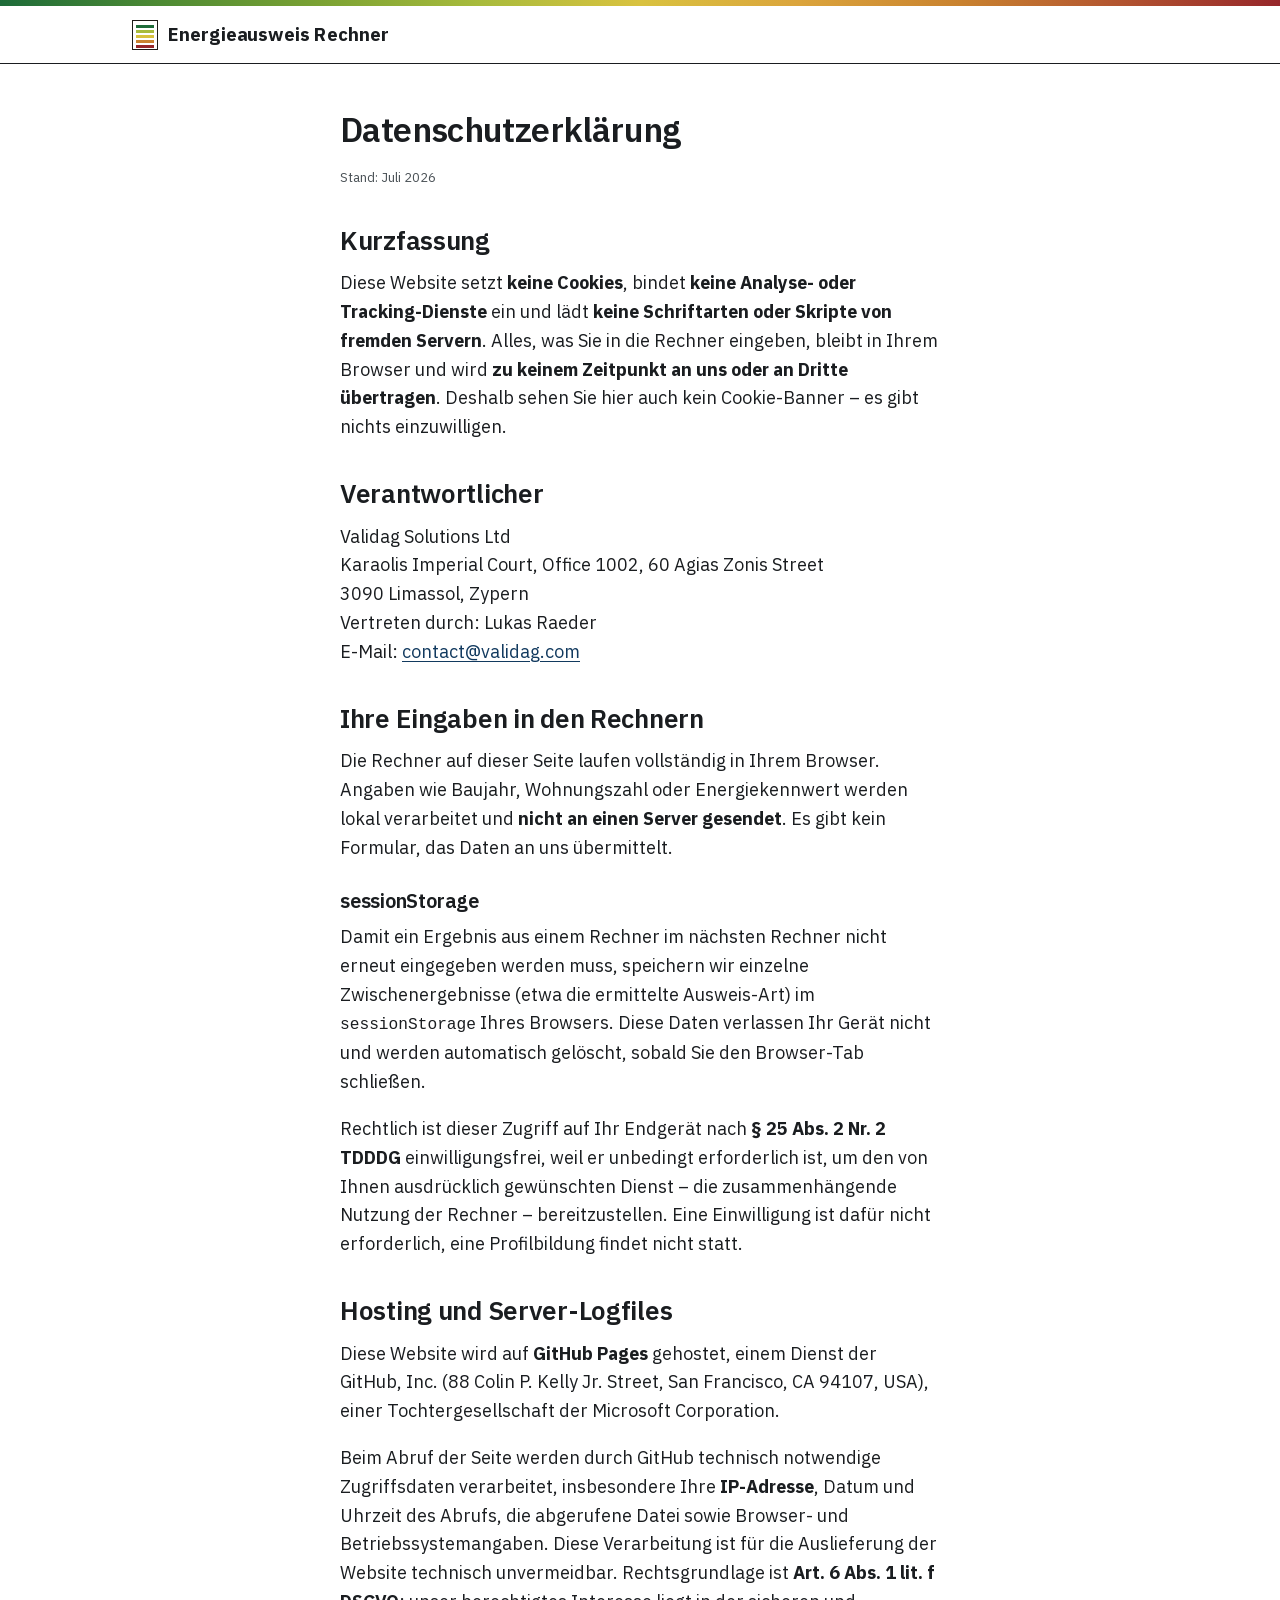
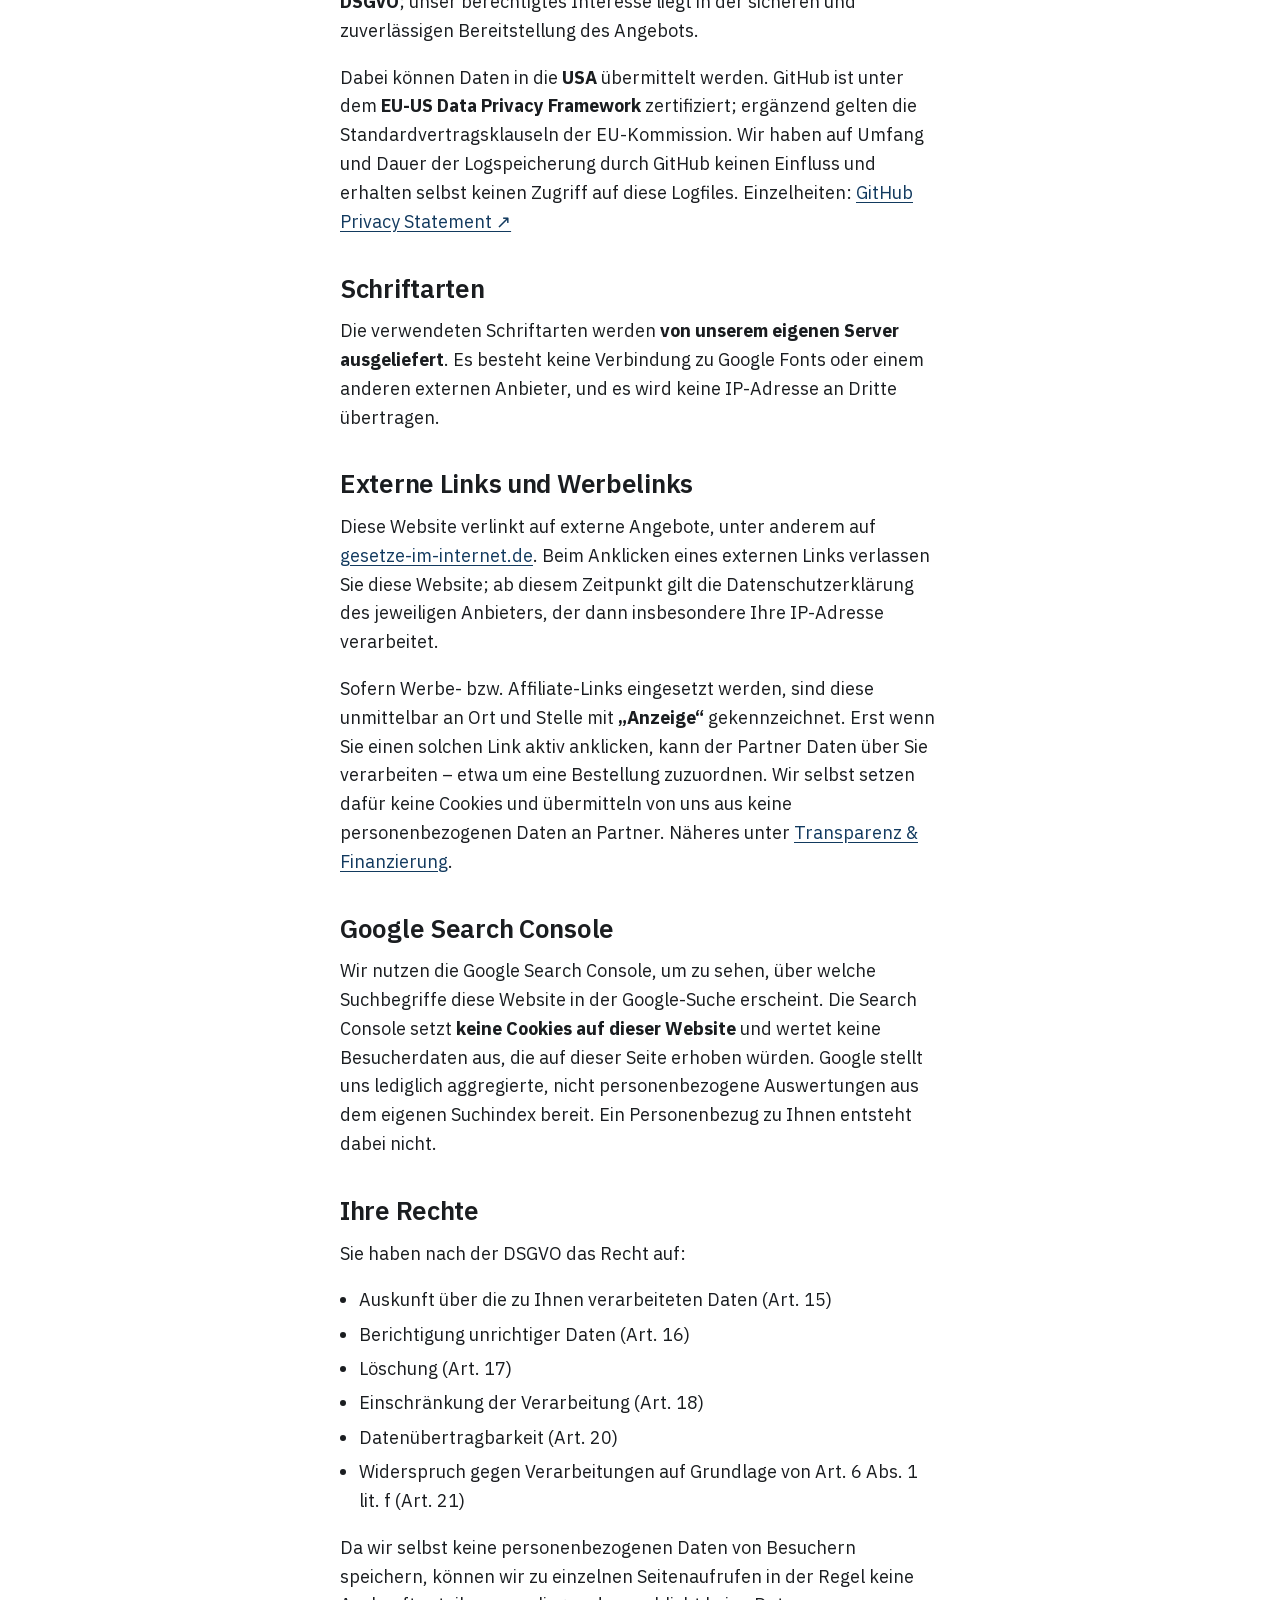
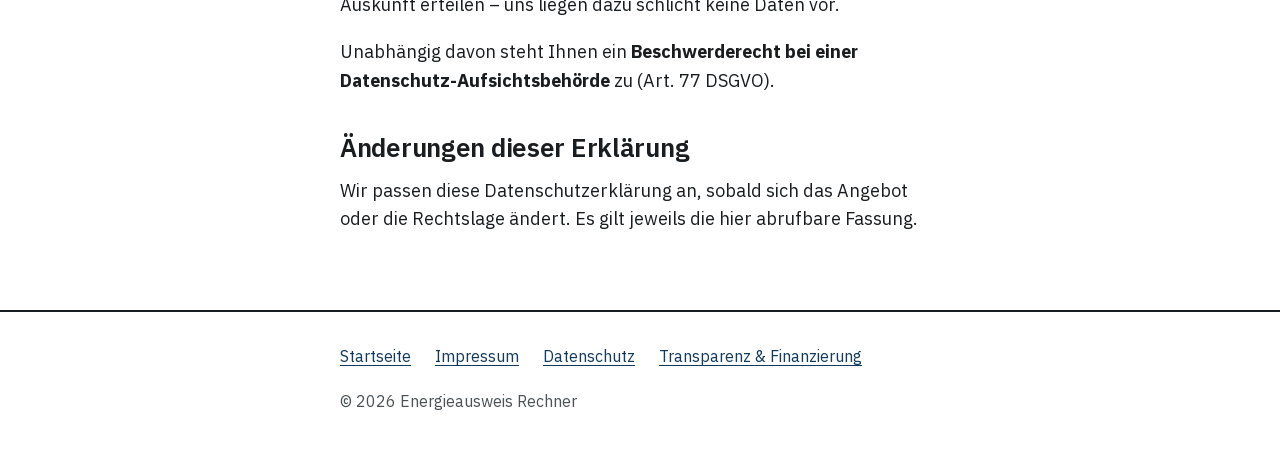
<file: datenschutz/index.html>
<!DOCTYPE html>
<html lang="de">
<head>
  <meta charset="UTF-8" />
  <meta name="viewport" content="width=device-width, initial-scale=1.0" />
  <title>Datenschutzerklärung – Energieausweis Rechner</title>
  <meta name="description" content="Datenschutzerklärung für energieausweis-rechner.github.io: keine Cookies, kein Tracking, keine Weitergabe von Eingaben." />
  <meta name="robots" content="index, follow" />
  <link rel="canonical" href="https://energieausweis-rechner.github.io/datenschutz/" />
  <link rel="stylesheet" href="../assets/tokens.css" />
  <link rel="stylesheet" href="../assets/base.css" />
</head>
<body>
  <div class="band" aria-hidden="true"></div>
  <header class="site-header">
    <div class="inner">
      <a class="brand" href="/">
        <svg width="26" height="30" viewBox="0 0 26 30" aria-hidden="true">
          <rect x="0.5" y="0.5" width="25" height="29" fill="none" stroke="#1c1a17"></rect>
          <rect x="4" y="5"  width="18" height="3" fill="#1d6b39"></rect>
          <rect x="4" y="10" width="18" height="3" fill="#a8bb3c"></rect>
          <rect x="4" y="15" width="18" height="3" fill="#d9c23f"></rect>
          <rect x="4" y="20" width="18" height="3" fill="#c9822f"></rect>
          <rect x="4" y="25" width="18" height="3" fill="#96262a"></rect>
        </svg>
        Energieausweis&nbsp;Rechner
      </a>
    </div>
  </header>

  <main>
    <section>
      <div class="container prose">
        <h1>Datenschutzerklärung</h1>
        <p class="stand">Stand: Juli 2026</p>

        <h2>Kurzfassung</h2>
        <p>
          Diese Website setzt <strong>keine Cookies</strong>, bindet
          <strong>keine Analyse- oder Tracking-Dienste</strong> ein und lädt
          <strong>keine Schriftarten oder Skripte von fremden Servern</strong>.
          Alles, was Sie in die Rechner eingeben, bleibt in Ihrem Browser und wird
          <strong>zu keinem Zeitpunkt an uns oder an Dritte übertragen</strong>.
          Deshalb sehen Sie hier auch kein Cookie-Banner – es gibt nichts
          einzuwilligen.
        </p>

        <h2>Verantwortlicher</h2>
        <p>
          Validag Solutions Ltd<br />
          Karaolis Imperial Court, Office 1002, 60 Agias Zonis Street<br />
          3090 Limassol, Zypern<br />
          Vertreten durch: Lukas Raeder<br />
          E-Mail: <a href="mailto:contact@validag.com">contact@validag.com</a>
        </p>

        <h2>Ihre Eingaben in den Rechnern</h2>
        <p>
          Die Rechner auf dieser Seite laufen vollständig in Ihrem Browser. Angaben
          wie Baujahr, Wohnungszahl oder Energiekennwert werden lokal verarbeitet und
          <strong>nicht an einen Server gesendet</strong>. Es gibt kein Formular, das
          Daten an uns übermittelt.
        </p>

        <h3>sessionStorage</h3>
        <p>
          Damit ein Ergebnis aus einem Rechner im nächsten Rechner nicht erneut
          eingegeben werden muss, speichern wir einzelne Zwischenergebnisse (etwa die
          ermittelte Ausweis-Art) im <code>sessionStorage</code> Ihres Browsers.
          Diese Daten verlassen Ihr Gerät nicht und werden automatisch gelöscht,
          sobald Sie den Browser-Tab schließen.
        </p>
        <p>
          Rechtlich ist dieser Zugriff auf Ihr Endgerät nach
          <strong>§ 25 Abs. 2 Nr. 2 TDDDG</strong> einwilligungsfrei, weil er
          unbedingt erforderlich ist, um den von Ihnen ausdrücklich gewünschten
          Dienst – die zusammenhängende Nutzung der Rechner – bereitzustellen. Eine
          Einwilligung ist dafür nicht erforderlich, eine Profilbildung findet nicht
          statt.
        </p>

        <h2>Hosting und Server-Logfiles</h2>
        <p>
          Diese Website wird auf <strong>GitHub Pages</strong> gehostet, einem Dienst
          der GitHub, Inc. (88 Colin P. Kelly Jr. Street, San Francisco, CA 94107,
          USA), einer Tochtergesellschaft der Microsoft Corporation.
        </p>
        <p>
          Beim Abruf der Seite werden durch GitHub technisch notwendige Zugriffsdaten
          verarbeitet, insbesondere Ihre <strong>IP-Adresse</strong>, Datum und
          Uhrzeit des Abrufs, die abgerufene Datei sowie Browser- und
          Betriebssystemangaben. Diese Verarbeitung ist für die Auslieferung der
          Website technisch unvermeidbar. Rechtsgrundlage ist
          <strong>Art. 6 Abs. 1 lit. f DSGVO</strong>; unser berechtigtes Interesse
          liegt in der sicheren und zuverlässigen Bereitstellung des Angebots.
        </p>
        <p>
          Dabei können Daten in die <strong>USA</strong> übermittelt werden. GitHub
          ist unter dem <strong>EU-US Data Privacy Framework</strong> zertifiziert;
          ergänzend gelten die Standardvertragsklauseln der EU-Kommission. Wir haben
          auf Umfang und Dauer der Logspeicherung durch GitHub keinen Einfluss und
          erhalten selbst keinen Zugriff auf diese Logfiles. Einzelheiten:
          <a href="https://docs.github.com/site-policy/privacy-policies/github-general-privacy-statement" rel="noopener" target="_blank">GitHub Privacy Statement ↗</a>
        </p>

        <h2>Schriftarten</h2>
        <p>
          Die verwendeten Schriftarten werden <strong>von unserem eigenen Server
          ausgeliefert</strong>. Es besteht keine Verbindung zu Google Fonts oder
          einem anderen externen Anbieter, und es wird keine IP-Adresse an Dritte
          übertragen.
        </p>

        <h2>Externe Links und Werbelinks</h2>
        <p>
          Diese Website verlinkt auf externe Angebote, unter anderem auf
          <a href="https://www.gesetze-im-internet.de/geg/" rel="noopener" target="_blank">gesetze-im-internet.de</a>.
          Beim Anklicken eines externen Links verlassen Sie diese Website; ab diesem
          Zeitpunkt gilt die Datenschutzerklärung des jeweiligen Anbieters, der dann
          insbesondere Ihre IP-Adresse verarbeitet.
        </p>
        <p>
          Sofern Werbe- bzw. Affiliate-Links eingesetzt werden, sind diese unmittelbar
          an Ort und Stelle mit <strong>„Anzeige“</strong> gekennzeichnet. Erst wenn
          Sie einen solchen Link aktiv anklicken, kann der Partner Daten über Sie
          verarbeiten – etwa um eine Bestellung zuzuordnen. Wir selbst setzen dafür
          keine Cookies und übermitteln von uns aus keine personenbezogenen Daten an
          Partner. Näheres unter
          <a href="/transparenz/">Transparenz &amp; Finanzierung</a>.
        </p>

        <h2>Google Search Console</h2>
        <p>
          Wir nutzen die Google Search Console, um zu sehen, über welche Suchbegriffe
          diese Website in der Google-Suche erscheint. Die Search Console setzt
          <strong>keine Cookies auf dieser Website</strong> und wertet keine
          Besucherdaten aus, die auf dieser Seite erhoben würden. Google stellt uns
          lediglich aggregierte, nicht personenbezogene Auswertungen aus dem eigenen
          Suchindex bereit. Ein Personenbezug zu Ihnen entsteht dabei nicht.
        </p>

        <h2>Ihre Rechte</h2>
        <p>Sie haben nach der DSGVO das Recht auf:</p>
        <ul>
          <li>Auskunft über die zu Ihnen verarbeiteten Daten (Art. 15)</li>
          <li>Berichtigung unrichtiger Daten (Art. 16)</li>
          <li>Löschung (Art. 17)</li>
          <li>Einschränkung der Verarbeitung (Art. 18)</li>
          <li>Datenübertragbarkeit (Art. 20)</li>
          <li>Widerspruch gegen Verarbeitungen auf Grundlage von Art. 6 Abs. 1 lit. f (Art. 21)</li>
        </ul>
        <p>
          Da wir selbst keine personenbezogenen Daten von Besuchern speichern, können
          wir zu einzelnen Seitenaufrufen in der Regel keine Auskunft erteilen –
          uns liegen dazu schlicht keine Daten vor.
        </p>
        <p>
          Unabhängig davon steht Ihnen ein <strong>Beschwerderecht bei einer
          Datenschutz-Aufsichtsbehörde</strong> zu (Art. 77 DSGVO).
        </p>

        <h2>Änderungen dieser Erklärung</h2>
        <p>
          Wir passen diese Datenschutzerklärung an, sobald sich das Angebot oder die
          Rechtslage ändert. Es gilt jeweils die hier abrufbare Fassung.
        </p>
      </div>
    </section>
  </main>

  <footer class="site-footer">
    <div class="container">
      <nav aria-label="Rechtliches">
        <a href="/">Startseite</a>
        <a href="/impressum/">Impressum</a>
        <a href="/datenschutz/">Datenschutz</a>
        <a href="/transparenz/">Transparenz &amp; Finanzierung</a>
      </nav>
      <p>© <span id="year">2026</span> Energieausweis Rechner</p>
    </div>
  </footer>
  <script>document.getElementById('year').textContent = new Date().getFullYear();</script>
</body>
</html>
</file>
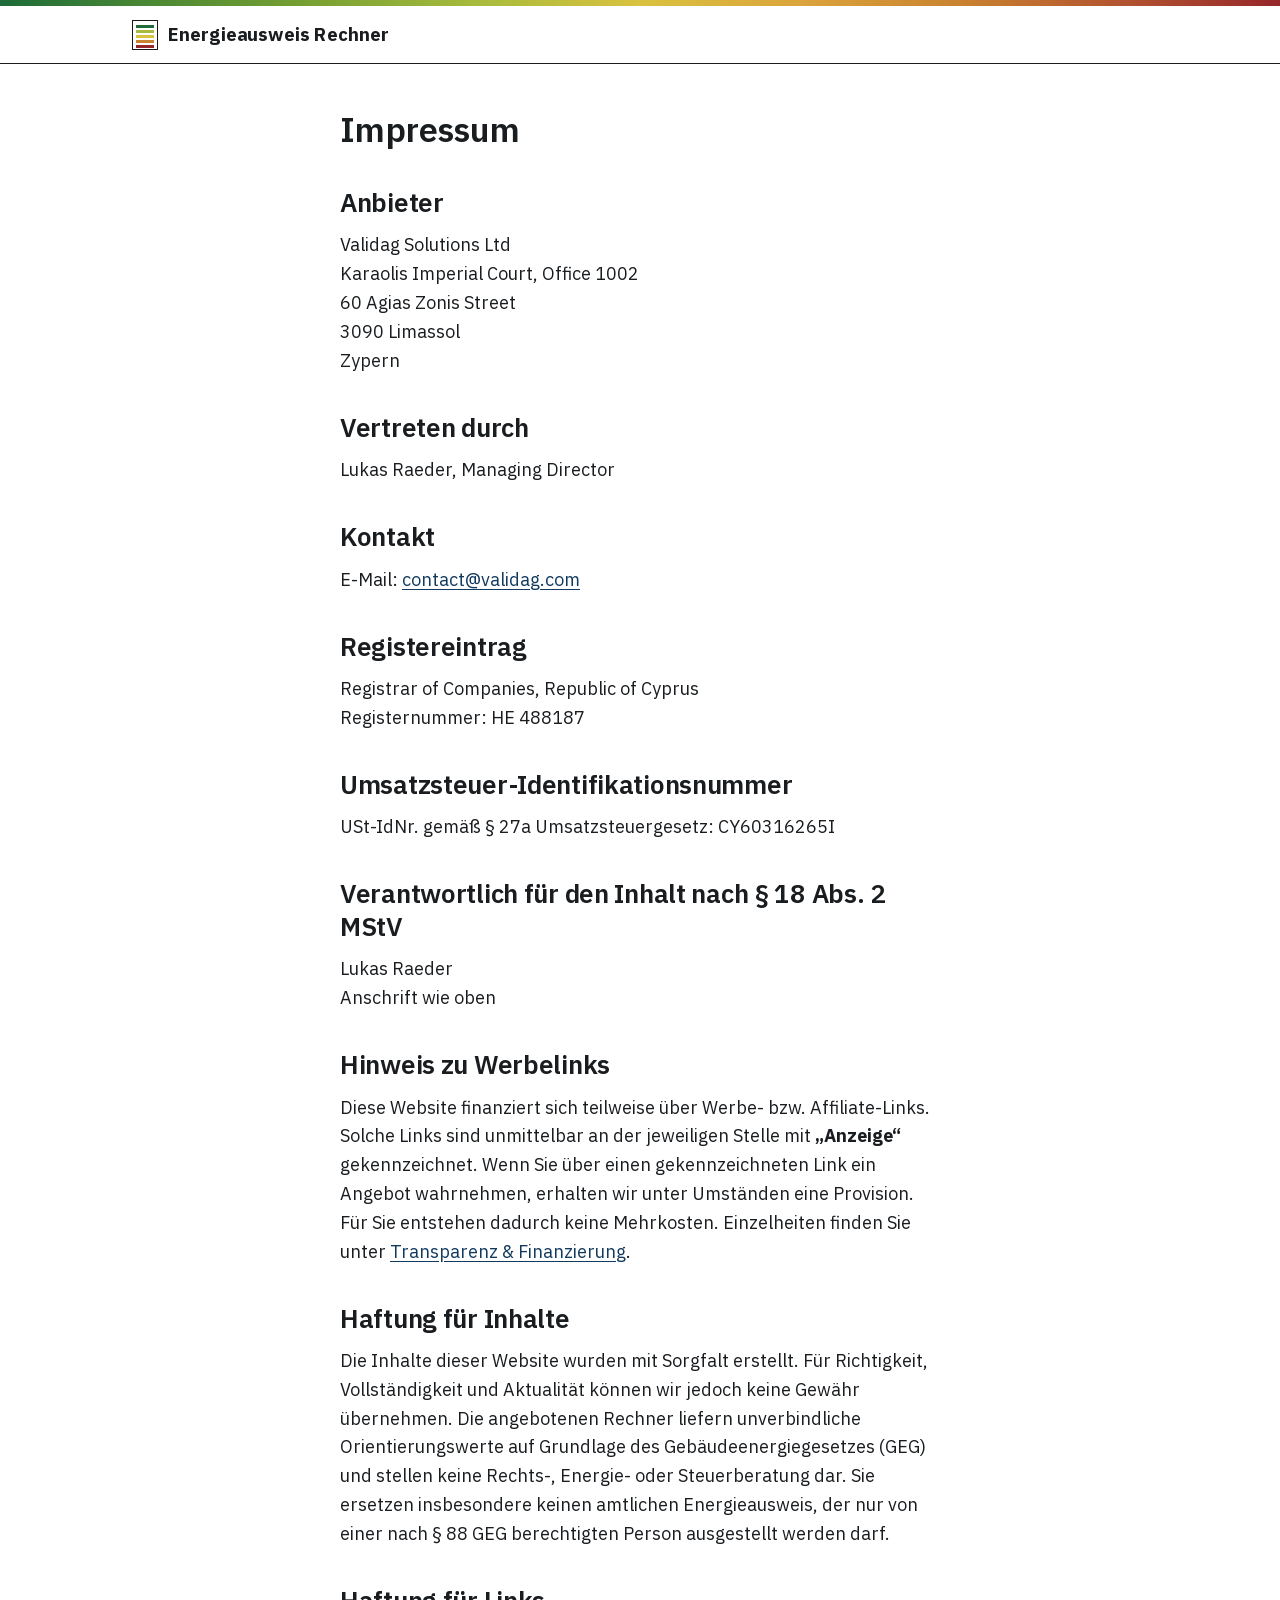
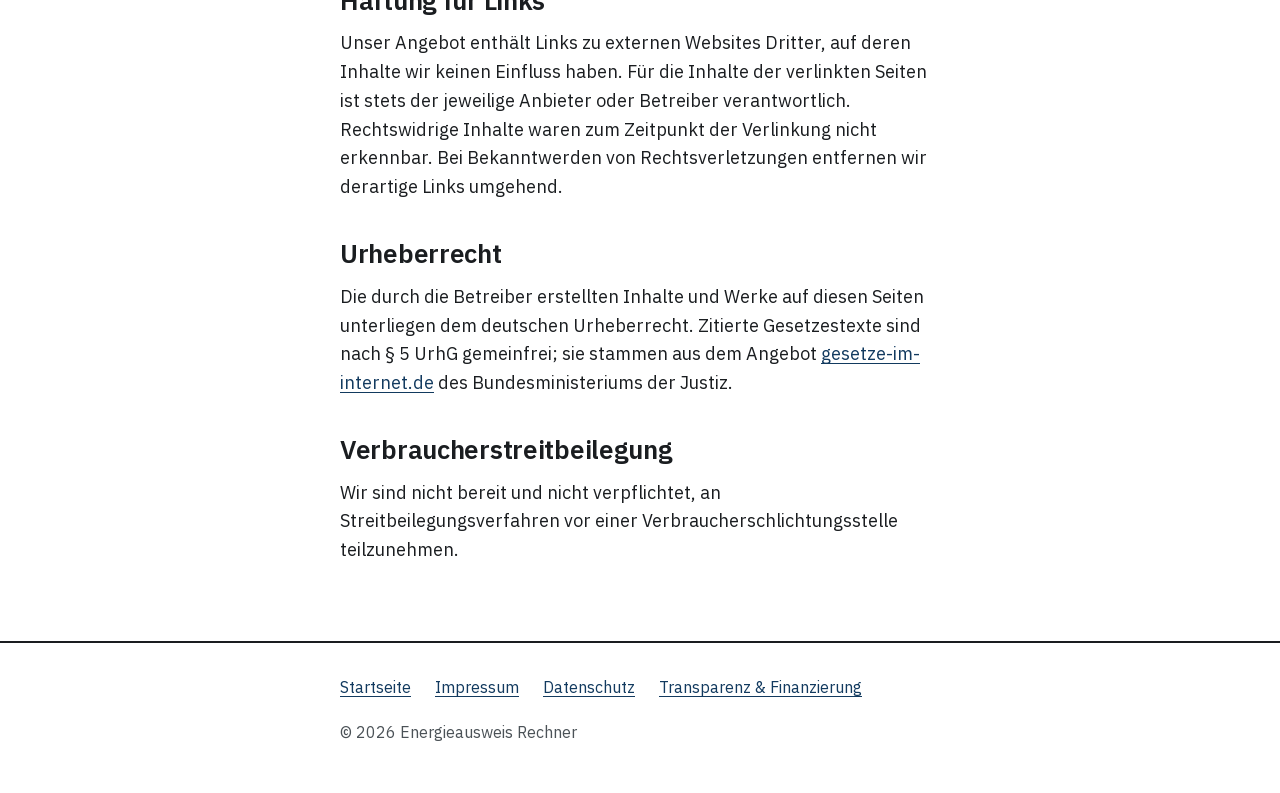
<file: impressum/index.html>
<!DOCTYPE html>
<html lang="de">
<head>
  <meta charset="UTF-8" />
  <meta name="viewport" content="width=device-width, initial-scale=1.0" />
  <title>Impressum – Energieausweis Rechner</title>
  <meta name="description" content="Impressum und Anbieterkennzeichnung nach § 5 DDG für energieausweis-rechner.github.io." />
  <meta name="robots" content="index, follow" />
  <link rel="canonical" href="https://energieausweis-rechner.github.io/impressum/" />
  <link rel="stylesheet" href="../assets/tokens.css" />
  <link rel="stylesheet" href="../assets/base.css" />
</head>
<body>
  <div class="band" aria-hidden="true"></div>
  <header class="site-header">
    <div class="inner">
      <a class="brand" href="/">
        <svg width="26" height="30" viewBox="0 0 26 30" aria-hidden="true">
          <rect x="0.5" y="0.5" width="25" height="29" fill="none" stroke="#1c1a17"></rect>
          <rect x="4" y="5"  width="18" height="3" fill="#1d6b39"></rect>
          <rect x="4" y="10" width="18" height="3" fill="#a8bb3c"></rect>
          <rect x="4" y="15" width="18" height="3" fill="#d9c23f"></rect>
          <rect x="4" y="20" width="18" height="3" fill="#c9822f"></rect>
          <rect x="4" y="25" width="18" height="3" fill="#96262a"></rect>
        </svg>
        Energieausweis&nbsp;Rechner
      </a>
    </div>
  </header>

  <main>
    <section>
      <div class="container prose">
        <h1>Impressum</h1>

        <h2>Anbieter</h2>
        <p>
          Validag Solutions Ltd<br />
          Karaolis Imperial Court, Office 1002<br />
          60 Agias Zonis Street<br />
          3090 Limassol<br />
          Zypern
        </p>

        <h2>Vertreten durch</h2>
        <p>Lukas Raeder, Managing Director</p>

        <h2>Kontakt</h2>
        <p>E-Mail: <a href="mailto:contact@validag.com">contact@validag.com</a></p>

        <h2>Registereintrag</h2>
        <p>
          Registrar of Companies, Republic of Cyprus<br />
          Registernummer: HE 488187
        </p>

        <h2>Umsatzsteuer-Identifikationsnummer</h2>
        <p>USt-IdNr. gemäß § 27a Umsatzsteuergesetz: CY60316265I</p>

        <h2>Verantwortlich für den Inhalt nach § 18 Abs. 2 MStV</h2>
        <p>
          Lukas Raeder<br />
          Anschrift wie oben
        </p>

        <h2>Hinweis zu Werbelinks</h2>
        <p>
          Diese Website finanziert sich teilweise über Werbe- bzw. Affiliate-Links.
          Solche Links sind unmittelbar an der jeweiligen Stelle mit
          <strong>„Anzeige“</strong> gekennzeichnet. Wenn Sie über einen
          gekennzeichneten Link ein Angebot wahrnehmen, erhalten wir unter Umständen
          eine Provision. Für Sie entstehen dadurch keine Mehrkosten. Einzelheiten
          finden Sie unter <a href="/transparenz/">Transparenz &amp; Finanzierung</a>.
        </p>

        <h2>Haftung für Inhalte</h2>
        <p>
          Die Inhalte dieser Website wurden mit Sorgfalt erstellt. Für Richtigkeit,
          Vollständigkeit und Aktualität können wir jedoch keine Gewähr übernehmen.
          Die angebotenen Rechner liefern unverbindliche Orientierungswerte auf
          Grundlage des Gebäudeenergiegesetzes (GEG) und stellen keine Rechts-,
          Energie- oder Steuerberatung dar. Sie ersetzen insbesondere keinen
          amtlichen Energieausweis, der nur von einer nach § 88 GEG berechtigten
          Person ausgestellt werden darf.
        </p>

        <h2>Haftung für Links</h2>
        <p>
          Unser Angebot enthält Links zu externen Websites Dritter, auf deren Inhalte
          wir keinen Einfluss haben. Für die Inhalte der verlinkten Seiten ist stets
          der jeweilige Anbieter oder Betreiber verantwortlich. Rechtswidrige Inhalte
          waren zum Zeitpunkt der Verlinkung nicht erkennbar. Bei Bekanntwerden von
          Rechtsverletzungen entfernen wir derartige Links umgehend.
        </p>

        <h2>Urheberrecht</h2>
        <p>
          Die durch die Betreiber erstellten Inhalte und Werke auf diesen Seiten
          unterliegen dem deutschen Urheberrecht. Zitierte Gesetzestexte sind nach
          § 5 UrhG gemeinfrei; sie stammen aus dem Angebot
          <a href="https://www.gesetze-im-internet.de/geg/" rel="noopener" target="_blank">gesetze-im-internet.de</a>
          des Bundesministeriums der Justiz.
        </p>

        <h2>Verbraucherstreitbeilegung</h2>
        <p>
          Wir sind nicht bereit und nicht verpflichtet, an Streitbeilegungsverfahren
          vor einer Verbraucherschlichtungsstelle teilzunehmen.
        </p>
      </div>
    </section>
  </main>

  <footer class="site-footer">
    <div class="container">
      <nav aria-label="Rechtliches">
        <a href="/">Startseite</a>
        <a href="/impressum/">Impressum</a>
        <a href="/datenschutz/">Datenschutz</a>
        <a href="/transparenz/">Transparenz &amp; Finanzierung</a>
      </nav>
      <p>© <span id="year">2026</span> Energieausweis Rechner</p>
    </div>
  </footer>
  <script>document.getElementById('year').textContent = new Date().getFullYear();</script>
</body>
</html>
</file>
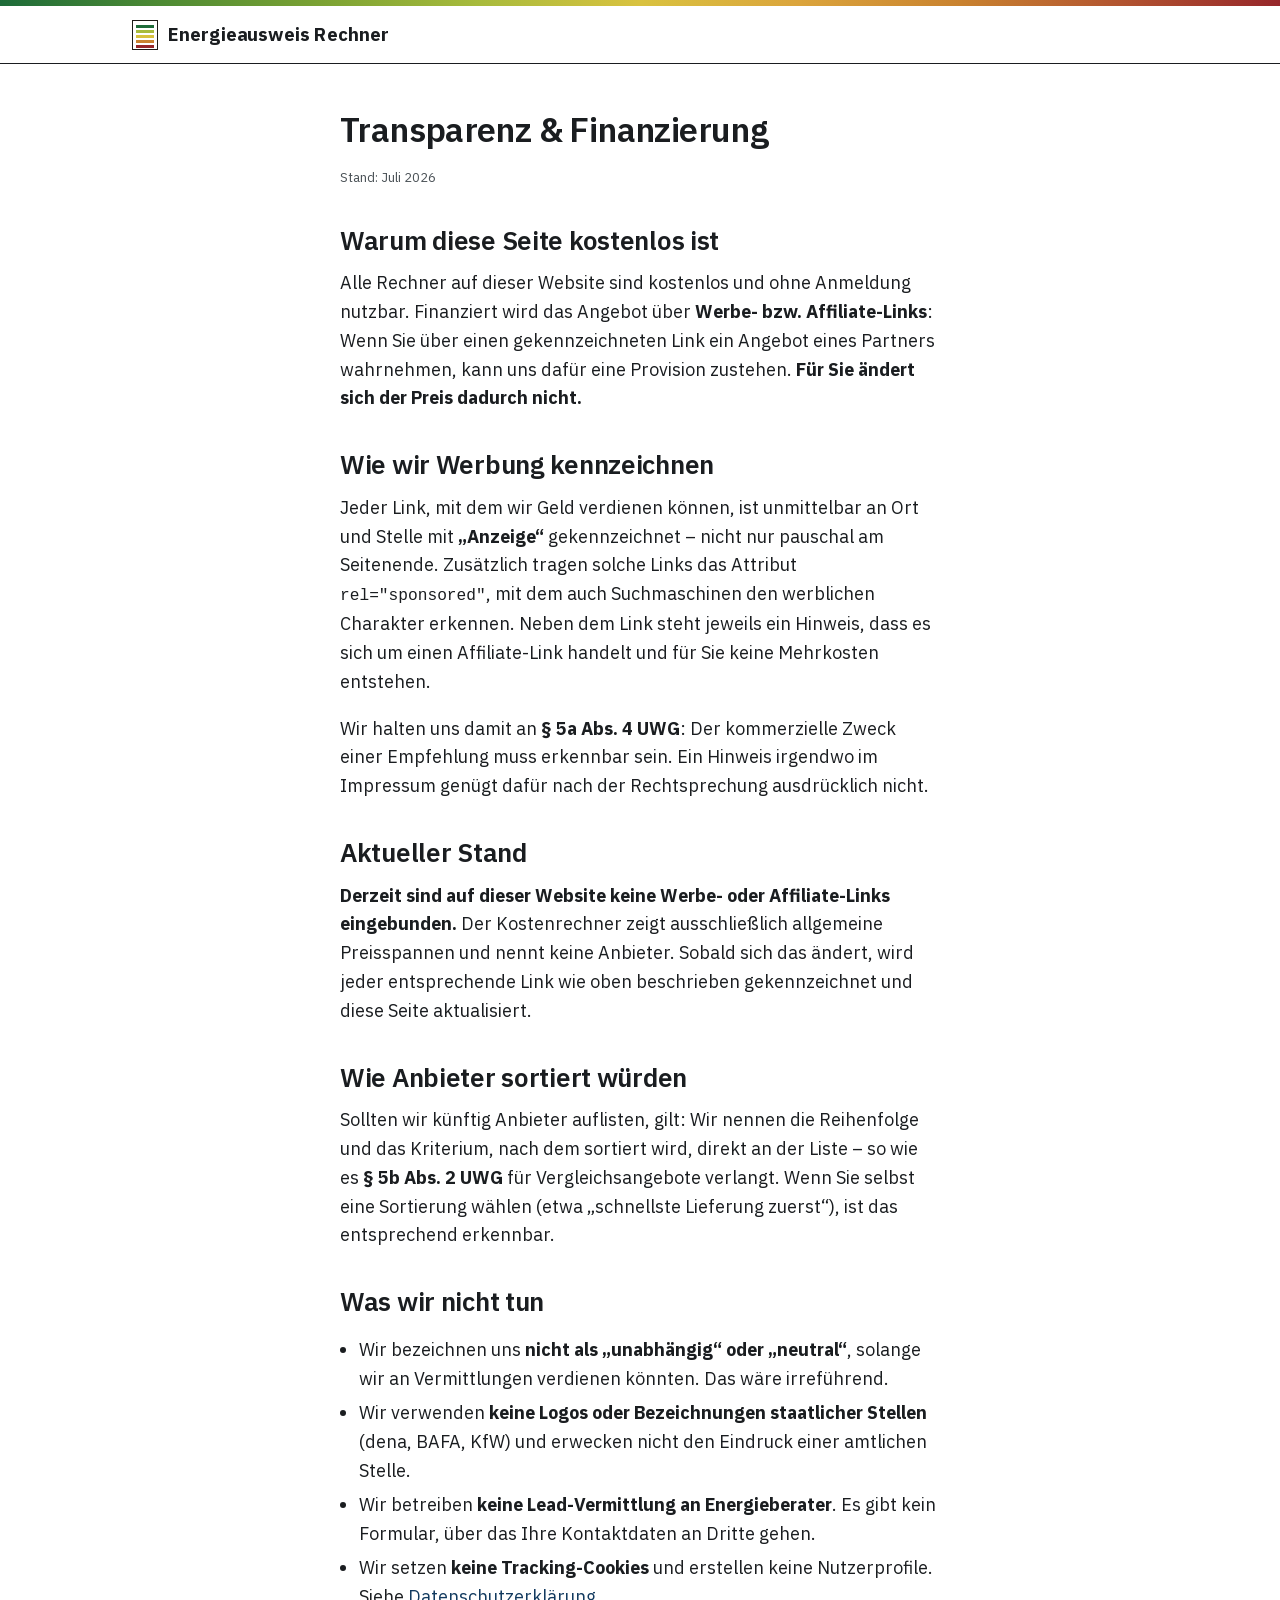
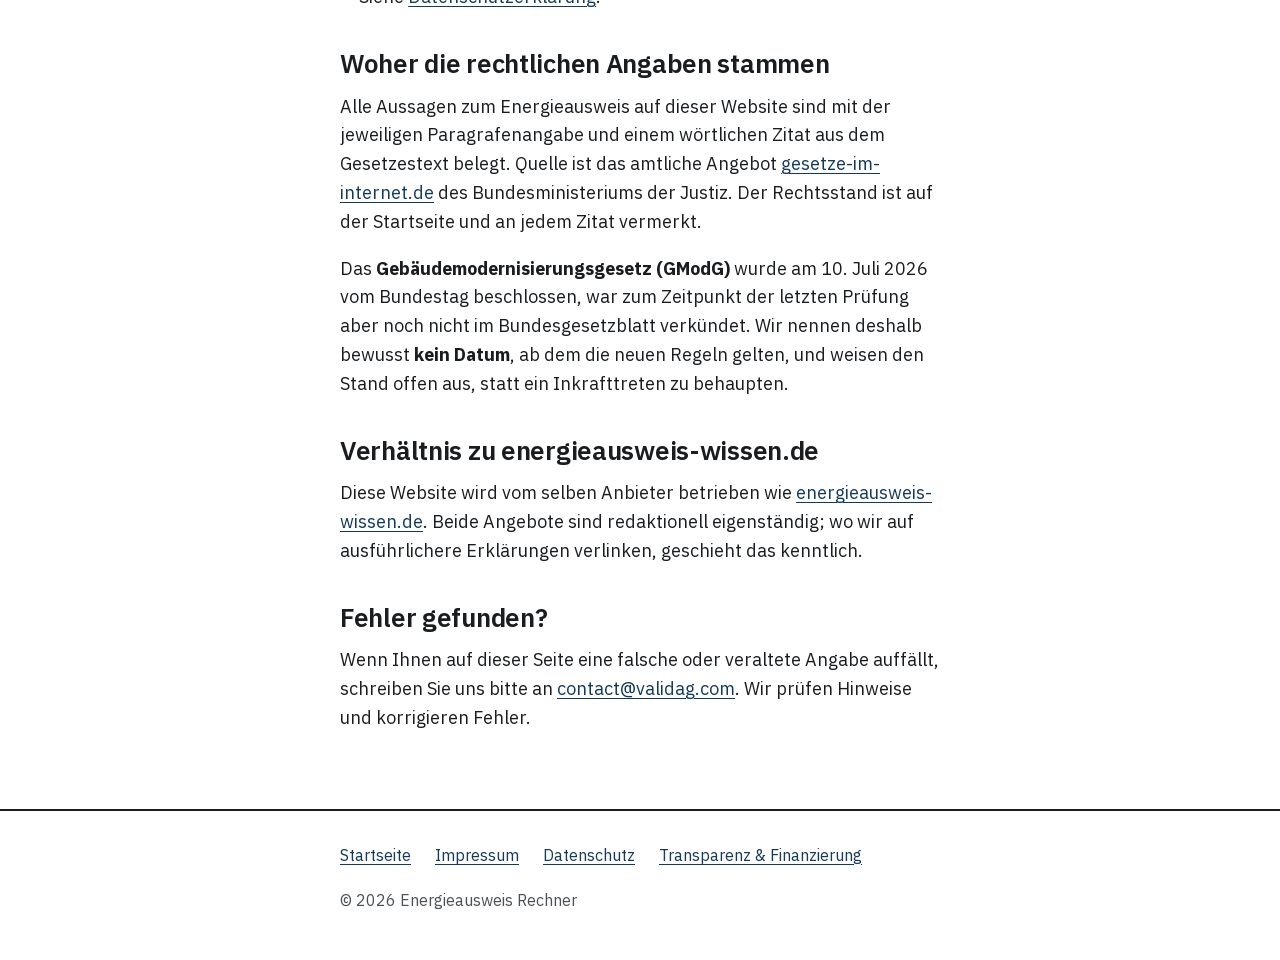
<file: transparenz/index.html>
<!DOCTYPE html>
<html lang="de">
<head>
  <meta charset="UTF-8" />
  <meta name="viewport" content="width=device-width, initial-scale=1.0" />
  <title>Transparenz &amp; Finanzierung – Energieausweis Rechner</title>
  <meta name="description" content="Wie sich diese Website finanziert, wie Werbelinks gekennzeichnet werden und wie Anbieter sortiert werden." />
  <meta name="robots" content="index, follow" />
  <link rel="canonical" href="https://energieausweis-rechner.github.io/transparenz/" />
  <link rel="stylesheet" href="../assets/tokens.css" />
  <link rel="stylesheet" href="../assets/base.css" />
</head>
<body>
  <div class="band" aria-hidden="true"></div>
  <header class="site-header">
    <div class="inner">
      <a class="brand" href="/">
        <svg width="26" height="30" viewBox="0 0 26 30" aria-hidden="true">
          <rect x="0.5" y="0.5" width="25" height="29" fill="none" stroke="#1c1a17"></rect>
          <rect x="4" y="5"  width="18" height="3" fill="#1d6b39"></rect>
          <rect x="4" y="10" width="18" height="3" fill="#a8bb3c"></rect>
          <rect x="4" y="15" width="18" height="3" fill="#d9c23f"></rect>
          <rect x="4" y="20" width="18" height="3" fill="#c9822f"></rect>
          <rect x="4" y="25" width="18" height="3" fill="#96262a"></rect>
        </svg>
        Energieausweis&nbsp;Rechner
      </a>
    </div>
  </header>

  <main>
    <section>
      <div class="container prose">
        <h1>Transparenz &amp; Finanzierung</h1>
        <p class="stand">Stand: Juli 2026</p>

        <h2>Warum diese Seite kostenlos ist</h2>
        <p>
          Alle Rechner auf dieser Website sind kostenlos und ohne Anmeldung nutzbar.
          Finanziert wird das Angebot über <strong>Werbe- bzw. Affiliate-Links</strong>:
          Wenn Sie über einen gekennzeichneten Link ein Angebot eines Partners
          wahrnehmen, kann uns dafür eine Provision zustehen.
          <strong>Für Sie ändert sich der Preis dadurch nicht.</strong>
        </p>

        <h2>Wie wir Werbung kennzeichnen</h2>
        <p>
          Jeder Link, mit dem wir Geld verdienen können, ist unmittelbar an Ort und
          Stelle mit <strong>„Anzeige“</strong> gekennzeichnet – nicht nur pauschal am
          Seitenende. Zusätzlich tragen solche Links das Attribut
          <code>rel="sponsored"</code>, mit dem auch Suchmaschinen den werblichen
          Charakter erkennen. Neben dem Link steht jeweils ein Hinweis, dass es sich
          um einen Affiliate-Link handelt und für Sie keine Mehrkosten entstehen.
        </p>
        <p>
          Wir halten uns damit an <strong>§ 5a Abs. 4 UWG</strong>: Der kommerzielle
          Zweck einer Empfehlung muss erkennbar sein. Ein Hinweis irgendwo im
          Impressum genügt dafür nach der Rechtsprechung ausdrücklich nicht.
        </p>

        <h2>Aktueller Stand</h2>
        <p>
          <strong>Derzeit sind auf dieser Website keine Werbe- oder Affiliate-Links
          eingebunden.</strong> Der Kostenrechner zeigt ausschließlich allgemeine
          Preisspannen und nennt keine Anbieter. Sobald sich das ändert, wird jeder
          entsprechende Link wie oben beschrieben gekennzeichnet und diese Seite
          aktualisiert.
        </p>

        <h2>Wie Anbieter sortiert würden</h2>
        <p>
          Sollten wir künftig Anbieter auflisten, gilt: Wir nennen die Reihenfolge und
          das Kriterium, nach dem sortiert wird, direkt an der Liste – so wie es
          <strong>§ 5b Abs. 2 UWG</strong> für Vergleichsangebote verlangt. Wenn Sie
          selbst eine Sortierung wählen (etwa „schnellste Lieferung zuerst“), ist das
          entsprechend erkennbar.
        </p>

        <h2>Was wir nicht tun</h2>
        <ul>
          <li>
            Wir bezeichnen uns <strong>nicht als „unabhängig“ oder „neutral“</strong>,
            solange wir an Vermittlungen verdienen könnten. Das wäre irreführend.
          </li>
          <li>
            Wir verwenden <strong>keine Logos oder Bezeichnungen staatlicher Stellen</strong>
            (dena, BAFA, KfW) und erwecken nicht den Eindruck einer amtlichen Stelle.
          </li>
          <li>
            Wir betreiben <strong>keine Lead-Vermittlung an Energieberater</strong>.
            Es gibt kein Formular, über das Ihre Kontaktdaten an Dritte gehen.
          </li>
          <li>
            Wir setzen <strong>keine Tracking-Cookies</strong> und erstellen keine
            Nutzerprofile. Siehe <a href="/datenschutz/">Datenschutzerklärung</a>.
          </li>
        </ul>

        <h2>Woher die rechtlichen Angaben stammen</h2>
        <p>
          Alle Aussagen zum Energieausweis auf dieser Website sind mit der jeweiligen
          Paragrafenangabe und einem wörtlichen Zitat aus dem Gesetzestext belegt.
          Quelle ist das amtliche Angebot
          <a href="https://www.gesetze-im-internet.de/geg/" rel="noopener" target="_blank">gesetze-im-internet.de</a>
          des Bundesministeriums der Justiz. Der Rechtsstand ist auf der Startseite und
          an jedem Zitat vermerkt.
        </p>
        <p>
          Das <strong>Gebäudemodernisierungsgesetz (GModG)</strong> wurde am
          10. Juli 2026 vom Bundestag beschlossen, war zum Zeitpunkt der letzten
          Prüfung aber noch nicht im Bundesgesetzblatt verkündet. Wir nennen deshalb
          bewusst <strong>kein Datum</strong>, ab dem die neuen Regeln gelten, und
          weisen den Stand offen aus, statt ein Inkrafttreten zu behaupten.
        </p>

        <h2>Verhältnis zu energieausweis-wissen.de</h2>
        <p>
          Diese Website wird vom selben Anbieter betrieben wie
          <a href="https://energieausweis-wissen.de/" rel="noopener" target="_blank">energieausweis-wissen.de</a>.
          Beide Angebote sind redaktionell eigenständig; wo wir auf ausführlichere
          Erklärungen verlinken, geschieht das kenntlich.
        </p>

        <h2>Fehler gefunden?</h2>
        <p>
          Wenn Ihnen auf dieser Seite eine falsche oder veraltete Angabe auffällt,
          schreiben Sie uns bitte an
          <a href="mailto:contact@validag.com">contact@validag.com</a>. Wir prüfen
          Hinweise und korrigieren Fehler.
        </p>
      </div>
    </section>
  </main>

  <footer class="site-footer">
    <div class="container">
      <nav aria-label="Rechtliches">
        <a href="/">Startseite</a>
        <a href="/impressum/">Impressum</a>
        <a href="/datenschutz/">Datenschutz</a>
        <a href="/transparenz/">Transparenz &amp; Finanzierung</a>
      </nav>
      <p>© <span id="year">2026</span> Energieausweis Rechner</p>
    </div>
  </footer>
  <script>document.getElementById('year').textContent = new Date().getFullYear();</script>
</body>
</html>
</file>
<file: assets/base.css>
/* ─────────────────────────────────────────────────────────────────────────
   Energieausweis Rechner — layout & components

   Typography: one humanist sans throughout, monospace for paragraph
   references and figures. Structure is carried by rules and whitespace,
   not by cards, shadows or colour — the register of German institutional
   sites (Verbraucherzentrale, bund.de), which is what earns trust here.
   Senior-first: 18px floor, 48px targets, one question per screen, AAA
   contrast on body text.
   ───────────────────────────────────────────────────────────────────────── */

*, *::before, *::after { box-sizing: border-box; }

/* scroll-padding-top lives on the scroll container (the viewport = html), not
   body, or anchor landings like #rechner tuck under the sticky tool nav. */
html {
  -webkit-text-size-adjust: 100%;
  scroll-behavior: smooth;
  scroll-padding-top: calc(var(--nav-h) + 1.5rem);
}

body {
  margin: 0;
  background: var(--paper);
  color: var(--ink);
  font-family: var(--font-ui);
  font-size: var(--fs-body);
  line-height: var(--lh-body);
}

h1, h2, h3, h4 {
  font-family: var(--font-ui);
  font-weight: 600;
  line-height: 1.25;
  margin: 0 0 .5em;
  letter-spacing: -.011em;
}
h1 { font-size: var(--fs-h1); letter-spacing: -.018em; }
h2 { font-size: var(--fs-h2); }
h3 { font-size: var(--fs-h3); }
h4 { font-size: var(--fs-body); }
p { margin: 0 0 1em; }
p:last-child { margin-bottom: 0; }

a { color: var(--accent-dk); text-underline-offset: .16em; }
a:hover { color: var(--accent); }

:focus-visible { outline: 2px solid var(--ink); outline-offset: 3px; }

/* Used by the legal pages, which have no table of contents. */
.container { max-width: var(--maxw); margin: 0 auto; padding: 0 1.25rem; }
.hint { font-size: var(--fs-small); color: var(--ink-soft); }
.visually-hidden {
  position: absolute; width: 1px; height: 1px; overflow: hidden;
  clip: rect(0 0 0 0); clip-path: inset(50%); white-space: nowrap;
}

.skip {
  position: absolute; left: -9999px; top: 0; z-index: 100;
  background: var(--ink); color: var(--paper); padding: .75rem 1.25rem;
  font-family: var(--font-ui); font-weight: 600; text-decoration: none;
}
.skip:focus { left: 0; }

/* Small-caps label, used for eyebrows, field labels and table heads. */
.eyebrow, .field > .lbl, .type-out > span:first-child, .chips-lbl,
.partner .ad-label, th {
  font-family: var(--font-ui);
  font-size: .8125rem;
  font-weight: 600;
  letter-spacing: .07em;
  text-transform: uppercase;
  color: var(--ink-soft);
}
.eyebrow { margin: 0 0 .35rem; color: var(--accent-dk); }

/* ── Effizienzband ──────────────────────────────────────────────────────── */
.band { height: 6px; background: var(--band); }

/* ── Masthead ───────────────────────────────────────────────────────────── */
.site-header { border-bottom: var(--rule) solid var(--line-strong); background: var(--paper); }
.site-header .inner {
  display: flex; align-items: center;
  padding: .85rem 1.25rem; max-width: var(--maxw-page); margin: 0 auto;
}
.brand {
  display: flex; align-items: center; gap: .6rem;
  font-family: var(--font-ui); font-weight: 700; font-size: 1.15rem;
  color: var(--ink); text-decoration: none; letter-spacing: .01em;
}
.brand svg { flex: none; }

/* ── Page grid: text column, plus a table of contents on wide screens ───── */
/* Below the TOC breakpoint this is a plain centred reading column; above it,
   the column plus a sticky Inhaltsverzeichnis. */
.layout {
  max-width: calc(var(--maxw) + 2.5rem); margin: 0 auto; padding: 0 1.25rem;
}
@media (min-width: 62rem) {
  .layout {
    max-width: var(--maxw-page);
    display: grid;
    grid-template-columns: minmax(0, 1fr) var(--toc-w);
    gap: 0 3.5rem;
    align-items: start;
  }
  .layout > main { min-width: 0; }
}

/* ── Table of contents (desktop only) ─────────────────────────────────────
   A document's Inhaltsverzeichnis: always visible, so the whole offering is
   legible at a glance without scrolling. Mobile gets the compact strip nav
   instead — a sidebar there would cost more than it returns. */
.toc { display: none; }
@media (min-width: 62rem) {
  .toc {
    display: block; position: sticky; top: 2rem;
    padding-top: 2.5rem;
    font-family: var(--font-ui);
  }
  .toc h2 {
    font-family: var(--font-ui); font-size: .8125rem; font-weight: 600;
    letter-spacing: .09em; text-transform: uppercase; color: var(--ink-soft);
    padding-bottom: .5rem; margin-bottom: 0;
    border-bottom: var(--rule) solid var(--line-strong);
  }
  .toc ol { list-style: none; margin: 0; padding: 0; counter-reset: toc; }
  .toc li { counter-increment: toc; border-bottom: var(--rule) solid var(--line-soft); }
  .toc a {
    display: grid; grid-template-columns: 1.6rem 1fr; gap: .5rem;
    padding: .7rem .4rem .7rem 0; text-decoration: none; color: var(--ink);
  }
  .toc a::before {
    content: counter(toc) '.';
    font-family: var(--font-mono); font-size: .8rem; color: var(--ink-soft);
    padding-top: .15rem;
  }
  .toc a .t { font-size: .9375rem; font-weight: 600; line-height: 1.3; }
  .toc a .s {
    display: block; font-size: .8125rem; font-weight: 400;
    color: var(--ink-soft); line-height: 1.35; margin-top: .15rem;
  }
  .toc a:hover { background: var(--accent-wash); color: var(--ink); }
  .toc a[aria-current='true'] { background: var(--accent-wash); }
  .toc a[aria-current='true'] .t { color: var(--accent-dk); }
  .toc a[aria-current='true']::before { color: var(--accent-dk); font-weight: 700; }
  .toc .foot {
    margin-top: 1rem; font-size: .8125rem; color: var(--ink-soft); line-height: 1.45;
  }
}

/* ── Strip nav (mobile only) ────────────────────────────────────────────── */
.toolnav {
  position: sticky; top: 0; z-index: 50;
  background: var(--paper);
  border-bottom: var(--rule) solid var(--line-strong);
  font-family: var(--font-ui);
}
@media (min-width: 62rem) { .toolnav { display: none; } }
.toolnav ul {
  display: flex; list-style: none; margin: 0 auto; padding: 0 1.25rem;
  max-width: var(--maxw-page);
  overflow-x: auto; scrollbar-width: none; -webkit-overflow-scrolling: touch;
}
.toolnav ul::-webkit-scrollbar { display: none; }
.toolnav a {
  display: flex; align-items: center; gap: .4rem;
  min-height: var(--nav-h); padding: 0 .85rem 0 0; margin-right: .85rem;
  white-space: nowrap; text-decoration: none;
  font-size: .9375rem; color: var(--ink-soft);
  border-bottom: 2px solid transparent;
}
.toolnav a .n { font-family: var(--font-mono); font-size: .8rem; }
.toolnav a[aria-current='true'] {
  color: var(--accent-dk); font-weight: 600; border-bottom-color: var(--accent);
}

/* ── Sections ───────────────────────────────────────────────────────────── */
section { padding: 2.75rem 0; border-top: var(--rule) solid var(--line); }
section:first-of-type { border-top: none; }
.sec-head { margin-bottom: 1.1rem; }
.sec-head h2 { margin-bottom: 0; }
.sec-num {
  font-family: var(--font-mono); font-size: .8125rem; color: var(--accent);
  display: block; margin-bottom: .3rem;
}
.sec-intro { max-width: var(--maxw); margin-bottom: 1.5rem; }

/* Publication date, directly under the heading and behind a short rule.
   This is the German convention for legal and advice content — on a page
   whose subject matter is mid-reform, it is the most important trust
   signal on the page, so it does not get buried in a badge row. */
.stand-line {
  display: flex; align-items: center; gap: .6rem;
  margin: 0 0 .9rem; font-size: .9375rem; color: var(--ink-soft);
}
.stand-line::before {
  content: ''; width: 1.6rem; height: 0; flex: none;
  border-top: 2px solid var(--accent);
}

/* ── Hero ───────────────────────────────────────────────────────────────── */
.hero { padding: 1.2rem 0 2.5rem; border-top: none; }
/* No measure clamp: the H1 is a single line on desktop by design. It still
   wraps on a phone — 34 characters cannot fit 375px at a legible size — but
   nothing should break it earlier than the viewport does. */
.hero h1 { margin-bottom: .4rem; text-wrap: balance; }
/* Direct child only: `.sub` also names the gloss inside an answer row, and
   the tool card is a descendant of .hero. */
.hero > .sub {
  font-size: var(--fs-body); color: var(--ink-soft);
  max-width: var(--maxw); margin-bottom: 1.5rem;
}
.trust {
  display: flex; flex-wrap: wrap; gap: .3rem 1.4rem;
  list-style: none; padding: 0; margin: 1.25rem 0 0;
  font-family: var(--font-ui); font-size: .875rem; color: var(--ink-soft);
}
.trust li { display: flex; align-items: center; gap: .35rem; }
.trust li::before { content: '·'; }
.privacy-note {
  margin-top: .5rem; font-family: var(--font-ui);
  font-size: .875rem; color: var(--ink-soft); max-width: var(--maxw);
}

/* ── The tool panel: an inset form on the page, ruled not floated ───────── */
.card {
  background: var(--surface);
  border: var(--rule) solid var(--line);
  border-top: 3px solid var(--accent);
  border-radius: var(--radius);
  padding: 1.5rem 1.4rem;
}
@keyframes fadeIn { from { opacity: 0 } to { opacity: 1 } }
.anim { animation: fadeIn .2s ease both; }

/* Back sits above the question, level with the progress — the position it
   occupies in every stepped form. Below the options it reads as an action
   on the answer rather than a way out of the step. */
.step-back {
  display: inline-flex; align-items: center; gap: .35rem;
  min-height: 40px; margin: -.4rem 0 .2rem -.4rem; padding: 0 .5rem;
  background: none; border: none; border-radius: var(--radius);
  font-family: var(--font-ui); font-size: .9375rem; font-weight: 600;
  color: var(--accent-dk); cursor: pointer;
}
.step-back:hover { background: var(--accent-wash); }
.step-back:focus-visible { outline: 2px solid var(--ink); outline-offset: 1px; }

/* Progress: a ruled sequence, not a pill track. */
.steps {
  display: flex; align-items: baseline; gap: .5rem;
  font-family: var(--font-ui); font-size: .8125rem;
  padding-bottom: .55rem; margin-bottom: .8rem;
  border-bottom: var(--rule) solid var(--line-soft);
  color: var(--ink-soft);
}
.step { display: flex; align-items: baseline; gap: .5rem; }
.step .line { width: 1.1rem; border-top: var(--rule) solid var(--line); }
.step-body { display: flex; align-items: baseline; gap: .35rem; }
.step .mark {
  font-family: var(--font-mono); font-weight: 600;
  display: inline-flex; align-items: center; justify-content: center;
  min-width: 1.35rem; height: 1.35rem; border-radius: 50%;
}
.step.on .mark { background: var(--accent); color: #fff; }
.step .lbl { letter-spacing: .02em; }
.step.on .lbl { color: var(--accent-dk); font-weight: 600; }
.step.done .mark { color: var(--accent); }

.q-text {
  font-family: var(--font-ui); font-size: var(--fs-h3);
  font-weight: 600; line-height: 1.35; margin: 0 0 1rem; max-width: 34ch;
}
/* Context line under an entry question (q.lead in the flow definition). */
.q-lead {
  font-family: var(--font-ui); font-size: .95rem; color: var(--ink-soft);
  line-height: 1.45; margin: 0 0 1rem; max-width: 44ch;
}
.q-text:has(+ .q-lead) { margin-bottom: .3rem; }

/* Answer buttons. Modelled on IBM Carbon, which is the right reference here
   because the page already sets in IBM Plex: square corners, a real filled
   surface, the affordance carried by a border rather than a shadow, and the
   icon pinned to the right edge. A bar grows on the left edge on hover —
   Carbon's selection cue — so the target reads as pressable, not as a row. */
.options { display: flex; flex-direction: column; gap: 2px; }
.opt {
  position: relative;
  display: flex; align-items: center; gap: .9rem; width: 100%;
  min-height: var(--tap); padding: .5rem .9rem .5rem .8rem; text-align: left;
  background: var(--paper);
  border: var(--rule) solid var(--line);
  border-radius: var(--radius); cursor: pointer;
  font: inherit; color: var(--ink);
  transition: background .11s, border-color .11s;
}
/* The left bar is a pseudo-element so it cannot shift the text on hover. */
.opt::before {
  content: ''; position: absolute; left: 0; top: 0; bottom: 0; width: 0;
  background: var(--accent); transition: width .11s;
}
.opt:hover {
  background: var(--accent-wash); border-color: var(--accent);
}
.opt:hover::before { width: 4px; }
.opt:active { background: var(--accent-wash); border-color: var(--accent-dk); }
.opt:focus-visible { outline: 2px solid var(--ink); outline-offset: 2px; }
.opt .ico { flex: none; display: inline-flex; }
.opt .ico-tile {
  display: inline-flex; align-items: center; justify-content: center;
  width: 38px; height: 38px; color: var(--accent);
  background: transparent; border: none;
}
.opt:hover .ico-tile { color: var(--accent-dk); }
.opt .txt { flex: 1; min-width: 0; }
.opt .lbl { display: block; font-size: var(--fs-lead); font-weight: 600; line-height: 1.35; }
.opt .sub {
  display: block; font-family: var(--font-ui); font-size: .875rem;
  color: var(--ink-soft); line-height: 1.4;
}
.opt .arrow { color: var(--ink-soft); flex: none; font-family: var(--font-ui); }
.opt:hover .arrow { color: var(--accent-dk); }

.wizard-actions {
  display: flex; flex-wrap: wrap; gap: .5rem; align-items: center; margin-top: 1.2rem;
}
.btn-ghost {
  display: inline-flex; align-items: center; gap: .5rem;
  min-height: var(--tap); padding: 0 1.1rem;
  background: var(--paper); border: var(--rule) solid var(--accent);
  border-radius: var(--radius); cursor: pointer;
  font-family: var(--font-ui); font-size: .9375rem; font-weight: 600;
  color: var(--accent-dk);
  transition: background .11s, color .11s, border-color .11s;
}
.btn-ghost:hover { background: var(--accent); border-color: var(--accent); color: #fff; }
.btn-ghost:active { background: var(--accent-dk); border-color: var(--accent-dk); color: #fff; }

/* Primary action, when one action clearly leads. Solid, square, white text. */
.btn-primary {
  display: inline-flex; align-items: center; gap: .5rem;
  min-height: var(--tap); padding: 0 1.2rem;
  background: var(--accent); border: var(--rule) solid var(--accent);
  border-radius: var(--radius); cursor: pointer;
  font-family: var(--font-ui); font-size: .9375rem; font-weight: 600; color: #fff;
  text-decoration: none; transition: background .11s;
}
.btn-primary:hover { background: var(--accent-dk); border-color: var(--accent-dk); color: #fff; }

/* ── Result: a notice block, ruled at the left ──────────────────────────── */
.result {
  border: var(--rule) solid var(--line);
  border-left: 3px solid var(--ink);
  border-radius: var(--radius);
  padding: 1.35rem 1.3rem; background: var(--paper);
}
.result:focus { outline: none; }
.result.no   { border-left-color: var(--ok); background: var(--ok-wash); }
.result.yes, .result.wahl {
  border-left-color: var(--accent); background: var(--accent-wash);
}
.result.bedarf {
  border-left-color: var(--attention); background: var(--attention-wash);
}
.result.urgent { border-left-color: var(--danger); background: var(--danger-bg); }

.badge {
  display: inline-block; font-family: var(--font-ui); font-size: .75rem;
  font-weight: 700; letter-spacing: .08em; text-transform: uppercase;
  padding: .3rem .6rem; margin-bottom: .7rem; border-radius: var(--radius);
  color: #fff; background: var(--ink-soft);
}
.result.no .badge { background: var(--ok); }
.result.yes .badge, .result.wahl .badge { background: var(--accent); }
.result.bedarf .badge { background: var(--attention); }
.result.urgent .badge { background: var(--danger); }

.result h2, .result h3 { font-size: var(--fs-h3); margin-bottom: .5rem; max-width: 30ch; }
.result .lead { max-width: var(--maxw); }

.warn {
  display: flex; gap: .65rem; align-items: flex-start;
  margin-top: 1.1rem; padding: .85rem .95rem;
  background: var(--danger-bg); border-left: 3px solid var(--danger);
  color: var(--danger); font-size: var(--fs-small);
}
.warn .mark { flex: none; font-weight: 700; font-family: var(--font-mono); }

.type-out {
  margin-top: 1.2rem; padding-top: .9rem;
  border-top: var(--rule) solid var(--line);
}
.type-out > span:first-child { display: block; margin-bottom: .15rem; }
.type-out strong {
  display: block; font-size: var(--fs-h3); font-weight: 600; line-height: 1.3;
}

.result h4 { margin-top: 1.4rem; }
.steps-next { margin: .8rem 0 0; padding: 0; list-style: none; counter-reset: s; }
.steps-next li {
  display: flex; gap: .7rem; align-items: baseline; padding: .35rem 0;
  counter-increment: s; font-size: var(--fs-small);
}
.steps-next li::before {
  content: counter(s) '.'; flex: none;
  font-family: var(--font-mono); font-size: .8125rem; color: var(--ink-soft);
}

/* Document checklist on a result card — same rhythm as .steps-next, but with
   an empty checkbox so it reads as "tick these off before the appointment". */
.doc-check { margin: .8rem 0 0; padding: 0; list-style: none; }
.doc-check li {
  display: flex; gap: .7rem; align-items: baseline; padding: .35rem 0;
  font-size: var(--fs-small);
}
.doc-check li::before {
  content: '☐'; flex: none;
  font-size: .9375rem; line-height: 1; color: var(--ink-soft);
}

/* Onward link — a ruled entry, deliberately not the gold partner CTA. */
.next-link {
  display: flex; align-items: center; justify-content: space-between; gap: .8rem;
  padding: .8rem .9rem; margin-top: .4rem; text-decoration: none; color: var(--ink);
  background: var(--paper); border: var(--rule) solid var(--line);
  border-left: 3px solid var(--accent); border-radius: var(--radius);
}
.next-link:hover {
  color: var(--accent-dk); border-color: var(--accent);
  border-left-color: var(--accent); background: var(--accent-wash);
}
.next-link .t { text-decoration: underline; text-underline-offset: .16em; }
.next-link .t { font-weight: 600; }
.next-link .s {
  font-family: var(--font-ui); font-size: .875rem; color: var(--ink-soft);
}

/* ── Citation: reference visible, Gesetzestext folded away ──────────────── */
.cite {
  margin-top: .8rem;
  border: var(--rule) solid var(--line-soft);
  border-left: 2px solid var(--line);
  border-radius: var(--radius);
  background: var(--paper);
  font-size: var(--fs-small);
}
.cite-lead {
  display: flex; align-items: center; gap: .45rem;
  margin: 0; padding: .55rem .85rem 0;
  font-family: var(--font-ui); font-size: .8125rem; color: var(--ink-soft);
}
/* The badge marks the box as legal proof, distinct from generic accordions:
   scales icon + small-caps mono label, the register the § references use. */
.cite-badge {
  display: inline-flex; align-items: center; gap: .3rem;
  padding: .1rem .45rem;
  border: var(--rule) solid var(--line);
  border-radius: 99px;
  font-family: var(--font-mono); font-size: .6875rem; font-weight: 600;
  letter-spacing: .06em; text-transform: uppercase;
  color: var(--ink);
  background: var(--paper);
}
.cite-ico { display: inline-flex; }
.cite-ico svg { display: block; }
.cite details { background: none; border: none; margin: 0; }
.cite summary {
  min-height: 44px; padding: .5rem .85rem; gap: .55rem; flex-wrap: wrap;
  font-family: var(--font-ui); font-size: .875rem; font-weight: 400;
}
.cite summary strong { font-family: var(--font-mono); font-size: .8125rem; }
.cite details > *:not(summary) { padding: 0 .85rem; }
.cite details > *:last-child { padding-bottom: .85rem; }
.cite blockquote {
  margin: 0 0 .6rem; padding: 0 0 0 .85rem;
  border-left: var(--rule) solid var(--line);
  font-style: italic; color: var(--ink-soft); line-height: 1.5;
}
.cite .src { font-family: var(--font-ui); font-size: .875rem; }

/* ── Follow-up & chips ──────────────────────────────────────────────────── */
.followup {
  margin-top: 1.1rem; padding-top: .9rem;
  border-top: var(--rule) dashed var(--line);
}
.followup .fu-q {
  font-family: var(--font-ui); font-size: .9375rem; margin-bottom: .6rem;
}
.chips { display: flex; flex-wrap: wrap; gap: .35rem; align-items: center; margin-top: 1.1rem; }
.chips-lbl { margin-right: .2rem; }
.chip {
  display: inline-flex; align-items: center; gap: .4rem;
  min-height: 38px; padding: .2rem .6rem;
  font-family: var(--font-ui); font-size: .875rem; color: var(--ink);
  background: none; border: var(--rule) solid var(--line);
  border-radius: var(--radius); cursor: pointer;
}
.chip:hover { border-color: var(--ink); background: var(--accent-wash); }
.chip-edit { color: var(--ink-soft); }
/* Restart sits in the chips row (it acts on the inputs, like them) but is an
   action, not a stored answer — dashed border and accent color set it apart. */
.chip-restart {
  border-style: dashed; border-color: var(--accent-dk);
  color: var(--accent-dk); font-weight: 600;
  background: var(--accent-wash);
}
.chip-restart:hover { background: var(--accent-wash); border-color: var(--accent-dk); }
.next-head { margin: 1.4rem 0 .3rem; }

/* Inline help on jargon questions. */
details.help { margin-top: .9rem; background: none; border: none; }
details.help summary {
  min-height: 40px; padding: .35rem 0;
  font-family: var(--font-ui); font-size: .9375rem; color: var(--accent-dk);
}
details.help > *:not(summary) {
  padding: 0 0 .6rem; font-size: var(--fs-small); color: var(--ink-soft);
}

[data-mount]:not(.mounted):empty { min-height: 16rem; }

/* ── Form controls ──────────────────────────────────────────────────────── */
.field { margin-bottom: 1.2rem; }
.field > .lbl { display: block; margin-bottom: .45rem; }
.field .hint {
  font-family: var(--font-ui); text-transform: none; letter-spacing: 0;
  font-weight: 400; font-size: .875rem;
}
.seg { display: flex; flex-wrap: wrap; gap: 0; }
.seg button {
  min-height: var(--tap); padding: 0 .9rem;
  font-family: var(--font-ui); font-size: .9375rem; font-weight: 600;
  background: none; color: var(--ink);
  border: var(--rule) solid var(--line); margin: 0 -1px -1px 0;
  border-radius: 0; cursor: pointer;
}
.seg button { background: var(--paper); transition: background .11s, color .11s; }
.seg button:hover { background: var(--accent-wash); border-color: var(--accent); }
.seg button[aria-pressed='true'] {
  background: var(--accent); color: #fff; border-color: var(--accent);
  position: relative; z-index: 1;
}

input[type='number'], input[type='text'] {
  width: 100%; min-height: var(--tap); padding: .5rem .75rem;
  font-family: var(--font-mono); font-size: var(--fs-lead);
  background: var(--paper); color: var(--ink);
  border: var(--rule) solid var(--line); border-radius: var(--radius);
}
input:focus { border-color: var(--ink); outline: 1px solid var(--ink); }

/* ── Effizienzband scale — hue carries the datum here ───────────────────── */
.scale { display: flex; gap: 1px; margin: 1.2rem 0 .4rem; }
.scale .k {
  flex: 1; text-align: center; padding: .5rem .1rem;
  font-family: var(--font-mono); font-weight: 700; font-size: .8125rem;
  color: #fff; opacity: .32; transition: opacity .2s;
}
.scale .k.on { opacity: 1; outline: 2px solid var(--ink); outline-offset: 1px; }
.scale-ends {
  display: flex; justify-content: space-between;
  font-family: var(--font-ui); font-size: .8125rem; color: var(--ink-soft);
}
.klass-out {
  display: flex; align-items: center; gap: 1rem;
  margin-top: 1.2rem; padding: 1rem;
  border: var(--rule) solid var(--line); border-radius: var(--radius);
  background: var(--paper);
}
.klass-out .big {
  flex: none; width: 62px; height: 62px; border-radius: var(--radius);
  display: flex; align-items: center; justify-content: center;
  font-family: var(--font-mono); font-weight: 700; font-size: 1.6rem; color: #fff;
}
.klass-out .sub {
  display: block; font-family: var(--font-ui); font-size: .875rem; color: var(--ink-soft);
}
.klass-out .figure {
  display: block; font-family: var(--font-ui); font-weight: 600;
  font-size: 1.75rem; line-height: 1.15; margin-bottom: .15rem;
}

/* ── Generated ad text ──────────────────────────────────────────────────── */
.output {
  font-family: var(--font-mono); font-size: .9375rem; line-height: 1.7;
  white-space: pre-wrap; word-break: break-word;
  background: var(--paper); border: var(--rule) solid var(--line);
  border-left: 2px solid var(--ink);
  border-radius: var(--radius); padding: .95rem; margin: 0 0 .8rem;
}
.copied { font-family: var(--font-ui); font-size: .9375rem; color: var(--accent-dk); }

/* ── Partner list — the ONLY monetised element on the site ────────────────
   Gold, never the interface blue: a paid link must never be mistakable for
   a free tool action. Every entry carries its own "Anzeige" label and its
   own disclosure line, because § 5a Abs. 4 UWG requires labelling AT the
   link — a heading over the list is not sufficient on a long page. */
.partner-list { margin-top: 1.5rem; padding-top: 1.2rem; border-top: 2px solid var(--cta); }
.partner-list h3 { margin-bottom: .3rem; }
.partner-meta {
  font-family: var(--font-ui); font-size: .875rem; color: var(--ink-soft);
  margin: 0 0 1rem; max-width: 46ch;
}
.partner-list .partner-meta:last-child { margin: 1rem 0 0; }

.partner {
  margin-top: .6rem; padding: .9rem 1rem 1rem;
  border: var(--rule) solid var(--line); border-left: 3px solid var(--cta);
  border-radius: var(--radius); background: var(--paper);
}
.partner-head { display: flex; align-items: center; gap: .5rem; margin-bottom: .55rem; }
.partner .ad-label { color: var(--cta-dk); }
.partner-badge {
  font-family: var(--font-ui); font-size: .8125rem; font-weight: 600;
  color: var(--ink-soft); border: var(--rule) solid var(--line);
  border-radius: var(--radius); padding: .1rem .45rem;
}
.partner-body {
  display: flex; flex-wrap: wrap; align-items: baseline;
  justify-content: space-between; gap: .3rem 1rem;
}
.partner-name { font-size: var(--fs-lead); font-weight: 600; display: block; }
.partner-note {
  display: block; font-family: var(--font-ui); font-size: .875rem;
  color: var(--ink-soft); margin-top: .1rem;
}
.partner-price { text-align: right; }
.partner-price .p-val {
  display: block; font-family: var(--font-mono); font-weight: 600; font-size: 1.125rem;
}
.partner-price .p-note {
  display: block; font-family: var(--font-ui); font-size: .8125rem; color: var(--ink-soft);
}
.partner a.cta {
  display: inline-flex; align-items: center; gap: .5rem;
  min-height: var(--tap); padding: 0 1.2rem; margin-top: .8rem;
  background: var(--cta); color: #fff;
  font-family: var(--font-ui); font-weight: 600; font-size: .9375rem;
  text-decoration: none; border: var(--rule) solid var(--cta);
  border-radius: var(--radius); transition: background .11s;
}
.partner a.cta:hover { background: var(--cta-dk); border-color: var(--cta-dk); color: #fff; }
.partner .disclosure {
  margin: .6rem 0 0; font-family: var(--font-ui);
  font-size: .875rem; color: var(--ink-soft);
}

/* Mockup banner — preview page only, never the live site. */
.mock-banner {
  background: #3d2b00; color: #fff; padding: .9rem 1.25rem;
  font-family: var(--font-ui); font-size: .9375rem; line-height: 1.5;
}
.mock-banner strong { letter-spacing: .06em; text-transform: uppercase; }
.mock-banner a { color: #ffd98a; }

/* ── Tables ─────────────────────────────────────────────────────────────── */
.table-wrap { overflow-x: auto; margin: 1.4rem 0; }
table { border-collapse: collapse; width: 100%; font-size: var(--fs-small); }
caption { text-align: left; }
th, td { text-align: left; padding: .55rem .8rem .55rem 0; }
th { border-bottom: var(--rule) solid var(--line-strong); padding-bottom: .4rem; }
td { border-bottom: var(--rule) solid var(--line-soft); }
td:first-child { font-family: var(--font-mono); }
/* Comparison table (wizard results): row labels are quiet — their border
   matches the row's cells, not the darker column-head rule above. */
table.compare th[scope="row"] {
  border-bottom: var(--rule) solid var(--line-soft);
  padding: .55rem .8rem .55rem 0;
}

/* ── Accordions ─────────────────────────────────────────────────────────── */
details { border-bottom: var(--rule) solid var(--line-soft); }
summary {
  min-height: var(--tap); display: flex; align-items: center; gap: .8rem;
  padding: .8rem 0; cursor: pointer; font-weight: 600; list-style: none;
}
summary::-webkit-details-marker { display: none; }
summary::after {
  content: '+'; margin-left: auto; flex: none;
  font-family: var(--font-mono); font-size: 1.15rem; color: var(--ink-soft);
}
details[open] summary::after { content: '–'; }
summary:hover { color: var(--accent-dk); }
details > *:not(summary) { padding: 0 0 .9rem; }
#faq details > *:not(summary) { max-width: var(--maxw); }

.stand { font-family: var(--font-ui); font-size: .8125rem; color: var(--ink-soft); }

/* ── Tool index (in-page recap) ─────────────────────────────────────────── */
.tool-grid { display: grid; gap: 0; margin-top: 1.2rem; border-top: var(--rule) solid var(--line-strong); }
@media (min-width: 44rem) {
  .tool-grid { grid-template-columns: 1fr 1fr; column-gap: 2.5rem; }
}
.tool-card {
  display: grid; grid-template-columns: 1.7rem 1fr; gap: .6rem;
  padding: .95rem .2rem; text-decoration: none; color: var(--ink);
  border-bottom: var(--rule) solid var(--line-soft);
}
.tool-card:hover { background: var(--accent-wash); color: var(--ink); }
.tool-card .n { font-family: var(--font-mono); font-size: .8125rem; color: var(--ink-soft); }
.tool-card .t { display: block; font-weight: 600; line-height: 1.35; }
.tool-card .s {
  display: block; font-family: var(--font-ui); font-size: .875rem;
  color: var(--ink-soft); margin-top: .1rem; line-height: 1.4;
}

/* ── Colophon ───────────────────────────────────────────────────────────── */
.site-footer {
  border-top: 2px solid var(--line-strong); margin-top: 2rem;
  padding: 2rem 0 3rem; font-size: var(--fs-small); color: var(--ink-soft);
}
.site-footer nav {
  display: flex; flex-wrap: wrap; gap: .5rem 1.5rem; margin-bottom: 1.2rem;
  font-family: var(--font-ui);
}
.disclaimer {
  padding: 1rem 1.1rem; background: var(--surface);
  border: var(--rule) solid var(--line); border-radius: var(--radius);
  margin-bottom: 1.2rem; max-width: var(--maxw);
}

.totop {
  position: fixed; right: 1rem; bottom: 1rem; z-index: 40;
  width: var(--tap); height: var(--tap); border-radius: var(--radius);
  background: var(--paper); border: var(--rule) solid var(--line);
  color: var(--ink); font-family: var(--font-ui); cursor: pointer;
  display: none; align-items: center; justify-content: center;
}
.totop.show { display: flex; }
.totop:hover { border-color: var(--ink); }
@media (min-width: 62rem) { .totop { display: none !important; } }

/* ── Prose (legal pages) ────────────────────────────────────────────────── */
.prose { max-width: var(--maxw); }
.prose h2 { margin-top: 2.2rem; }
.prose h3 { margin-top: 1.6rem; }
.prose ul { padding-left: 1.2rem; }
.prose li { margin-bottom: .35rem; }
.prose code { font-family: var(--font-mono); font-size: .9em; }

/* ── Fitting a whole question on one screen ───────────────────────────────
   Goal: heading, question and every answer visible without scrolling.
   The binding case is question 1, which has six answers. Everything below
   is bought space — measure with scratchpad/fit-check before changing any
   of it, and keep answer rows at or above the 48px target minimum. */
@media (max-width: 48rem) {
  /* The three-phase bar and "Frage X von max. 6" say the same thing. On a
     phone only the more precise one survives. */
  .steps { display: none; }

  /* The strapline is context, not instruction — it moves below the tool so
     it costs no fold. DOM order is unchanged, so reading order still runs
     heading → date → tool → description. */
  .hero { display: flex; flex-direction: column; }
  .hero > h1 { order: 1 } .hero > .stand-line { order: 2 }
  .hero > .card { order: 3 } .hero > .sub { order: 4 }
  .hero > .trust { order: 5 } .hero > .privacy-note { order: 6 }
  .hero > .sub { margin: 1.25rem 0 0; }

  .site-header .inner { padding: .6rem 1.25rem; }
  .toolnav a { min-height: 44px; }
  .hero { padding: .6rem 0 1.75rem; }
  .hero > h1 { margin-bottom: .3rem; }
  .stand-line { margin-bottom: .45rem; }
  .card { padding: .7rem .85rem 1rem; }
  .step-back { margin: -.2rem 0 .3rem -.5rem; min-height: 36px; }
  .q-text { margin-bottom: .45rem; }
  .eyebrow { margin-bottom: .2rem; }

  /* Answer rows: 50px, still clear of the 48px minimum. */
  .opt { padding: .4rem .7rem .4rem .6rem; gap: .6rem; min-height: 50px; }
  .opt .ico-tile { width: 32px; height: 32px; }
  .opt .ico-tile svg { width: 24px; height: 24px; }
  .opt .lbl { font-size: 1.0625rem; line-height: 1.25; }
  .opt .sub { font-size: .8125rem; line-height: 1.3; }
}

@media (max-width: 26rem) {
  :root { --fs-h1: 1.5rem; }
}

/* ── Print ──────────────────────────────────────────────────────────────── */
@media print {
  .toolnav, .toc, .totop, .skip, .site-header, .noprint, .partner,
  .wizard-actions, .band { display: none !important; }
  body { background: #fff; font-size: 11pt; }
  .layout { display: block; }
  section { padding: .5rem 0; }
  .card, .result { border: 1px solid #999; break-inside: avoid; }
  details > *:not(summary) { display: block !important; }
  a[href^='http']::after { content: ' (' attr(href) ')'; font-size: 9pt; word-break: break-all; }
}
</file>
<file: assets/wissen.css>
/* ─────────────────────────────────────────────────────────────────────────
   variant-wissen.css — "Energieausweis Wissen" design, adapted to the REAL site.

   Source: the claude.ai design project "Energieausweis web tool redesign"
   (global.css). Two deliberate changes from that source so it can ship here:
     1. Fonts are SELF-HOSTED (Bricolage Grotesque is OFL). The design loaded
        them from fonts.gstatic.com — the exact GDPR violation this project
        bans (LG München I, 20.01.2022 – 3 O 17493/20). No request ever leaves
        the visitor's browser to Google.
     2. Instead of re-shipping the design's React tool, this file BRIDGES the
        project's own base.css token names onto the Wissen palette, so the real
        EAR engines (rules.js / tools.js / widgets.js) render in the new look
        with no engine changes.

   gitignored (variant-*.css) — preview only, never deployed.
   ───────────────────────────────────────────────────────────────────────── */

/* ── Self-hosted fonts ──────────────────────────────────────────────────── */
@font-face {
  font-family: "Bricolage Grotesque Variable";
  src: url("fonts/bricolage-var.woff2") format("woff2");
  font-weight: 400 800;
  font-display: swap;
}
@font-face {
  font-family: "Bricolage Grotesque";
  src: url("fonts/bricolage-var.woff2") format("woff2");
  font-weight: 400 800;
  font-display: swap;
}
@font-face {
  font-family: "IBM Plex Sans";
  src: url("fonts/plexsans-400.woff2") format("woff2");
  font-weight: 400;
  font-display: swap;
}
@font-face {
  font-family: "IBM Plex Sans";
  src: url("fonts/plexsans-600.woff2") format("woff2");
  font-weight: 600 700;
  font-display: swap;
}
@font-face {
  font-family: "IBM Plex Mono";
  src: url("fonts/plexmono-400.woff2") format("woff2");
  font-weight: 400;
  font-display: swap;
}
@font-face {
  font-family: "IBM Plex Mono";
  src: url("fonts/plexmono-600.woff2") format("woff2");
  font-weight: 600;
  font-display: swap;
}

/* ── Design tokens (from the Wissen global.css :root) ───────────────────── */
:root {
  --ink: #14231b;
  --ink-soft: #46564d;
  --paper: #f5f8f3;
  --surface: #ffffff;
  --klasse-a: #1c8a4c;
  --klasse-a-dk: #0f5e33;
  --cta-yellow: #f5b301;
  --cta-yellow-dk: #dca000;
  --signal: #e8852b;
  --line: #d7e0d5;
  --radius: 6px;
  --header-h: 76px;
  --font-display: "Bricolage Grotesque Variable", system-ui, sans-serif;
  --font-body: "IBM Plex Sans", system-ui, sans-serif;
  --font-mono: "IBM Plex Mono", ui-monospace, "SFMono-Regular", monospace;
  --band: linear-gradient(90deg, #0f8a3f, #4fa22f, #7fb52e, #a8c63b, #f2d43f,
    #f3a93c, #ec8b2e, #e2492f, #c9252b);
  --danger: #b42318;
  --danger-bg: #fdeceb;

  /* Effizienzklassen hues — the engine (rules.js EAR.KLASSEN) injects these
     as inline `background: var(--k-…)`; normally defined in tokens.css, which
     this preview does not load. Values = the standalone's band palette. */
  --k-aplus: #0f8a3f;
  --k-a: #4fa22f;
  --k-b: #7fb52e;
  --k-c: #a8c63b;
  --k-d: #f2d43f;
  --k-e: #f3a93c;
  --k-f: #ec8b2e;
  --k-g: #e2492f;
  --k-h: #c9252b;

  /* ── Bridge: base.css reads these token names. Map them onto the Wissen
        palette + fonts so the real EAR tools inherit the new look. ──────── */
  --accent: var(--klasse-a);
  --accent-dk: var(--klasse-a-dk);
  --accent-wash: #eaf3ec;
  --line-soft: #e6ece4;
  --line-strong: #14231b;
  --ok: #0f5e33;
  --ok-wash: #e6f1e7;
  --attention: #a35a12;
  --attention-wash: #fff7ed;
  --cta: var(--cta-yellow);
  --cta-dk: var(--cta-yellow-dk);
  --font-ui: var(--font-body);
  --fs-body: 1.125rem;
  --fs-lead: 1.2rem;
  --fs-h3: 1.35rem;
  --fs-h2: 1.6rem;
  --fs-h1: 2rem;
  --fs-small: 1rem;
  --lh-body: 1.65;
  --maxw: 40rem;
  --maxw-page: 72rem;
  --toc-w: 15rem;
  --tap: 48px;
  --nav-h: 56px;
  --rule: 1px;
}

/* ═══════════════════════════════════════════════════════════════════════════
   Tool bridge — restyle the real base.css wizard/widget markup to the Wissen
   look. Scoped under .eaw-panel so it only touches the tool area. The class
   structure (.opt / .result / .steps / .seg / .chip / .btn-ghost) is emitted
   by tools.js + widgets.js unchanged.
   ═══════════════════════════════════════════════════════════════════════════ */

/* Question heading — display font, large. */
.eaw-panel .q-text {
  font-family: var(--font-display);
  font-weight: 800;
  font-size: clamp(1.4rem, 4.5vw, 1.6rem);
  line-height: 1.25;
  letter-spacing: -0.01em;
  color: var(--ink);
  margin: 0.4rem 0 1.25rem;
}
.eaw-panel .q-text:has(+ .q-lead) { margin-bottom: 0.35rem; }
.eaw-panel .q-lead {
  font-family: var(--font-body);
  font-size: 0.95rem;
  color: var(--ink-soft);
  line-height: 1.5;
  max-width: 44ch;
  margin: 0 0 1.1rem;
}
.eaw-panel .eyebrow {
  font-family: var(--font-mono);
  font-size: 0.72rem;
  font-weight: 600;
  letter-spacing: 0.12em;
  text-transform: uppercase;
  color: var(--signal);
  margin: 0 0 0.6rem;
}

/* Option cards — icon · label/sub · arrow, rounded card with hover lift. */
.eaw-panel .options {
  display: grid;
  grid-template-columns: 1fr;
  gap: 0.7rem;
}
.eaw-panel .opt {
  display: flex;
  flex-direction: row;
  align-items: center;
  text-align: left;
  gap: 1rem;
  width: 100%;
  font-family: var(--font-body);
  background: #fff;
  border: 1px solid var(--line);
  border-radius: 12px;
  padding: 0.95rem 1.1rem;
  cursor: pointer;
  box-shadow: 0 1px 3px rgba(20, 35, 27, 0.07);
  transition: box-shadow 0.18s ease, border-color 0.18s ease, transform 0.12s ease;
}
.eaw-panel .opt:hover {
  border-color: var(--klasse-a);
  box-shadow: 0 6px 16px rgba(20, 35, 27, 0.11);
  transform: translateY(-2px);
}
.eaw-panel .opt .ico,
.eaw-panel .opt .ico-tile {
  display: inline-flex;
  align-items: center;
  justify-content: center;
  flex: none;
}
.eaw-panel .opt .ico-tile {
  width: 44px;
  height: 44px;
  color: var(--klasse-a);
}
.eaw-panel .opt .ico-tile svg {
  width: 40px;
  height: 40px;
}
.eaw-panel .opt .txt {
  flex: 1;
  display: flex;
  flex-direction: column;
  gap: 2px;
  min-width: 0;
}
.eaw-panel .opt .lbl {
  font-size: 1.08rem;
  font-weight: 700;
  color: var(--ink);
  line-height: 1.25;
}
.eaw-panel .opt .sub {
  font-size: 0.9rem;
  color: var(--ink-soft);
  line-height: 1.35;
}
.eaw-panel .opt .arrow {
  flex: none;
  color: var(--klasse-a);
  font-size: 1.25rem;
  font-weight: 700;
}
/* base.css draws a sliding left-accent bar on .opt via ::before; the Wissen
   cards use shadow + lift instead, so suppress it. */
.eaw-panel .opt::before { content: none; }

/* Step indicator — copied from the standalone design: 28px circles with the
   label underneath, dashed 30px connectors (green once reached), ✓ on done
   steps. Engine markup: .step > (.line?, .step-body > (.mark, .lbl)). */
.eaw-panel .steps {
  display: flex;
  align-items: flex-start;
  justify-content: center;
  margin: 0 0 0.25rem;
  order: -2;
}
.eaw-panel .steps .step {
  display: flex;
  align-items: flex-start;
}
.eaw-panel .steps .line {
  display: block;
  width: 30px;
  height: 0;
  margin-top: 13px;
  border-top: 2px dashed var(--line);
}
.eaw-panel .steps .step.reached .line {
  border-top-color: var(--klasse-a);
}
.eaw-panel .steps .step-body {
  display: flex;
  flex-direction: column;
  align-items: center;
  gap: 5px;
  width: 72px;
}
.eaw-panel .steps .mark {
  width: 28px;
  height: 28px;
  border-radius: 50%;
  display: inline-flex;
  align-items: center;
  justify-content: center;
  font-family: var(--font-mono);
  font-weight: 700;
  font-size: 13px;
  flex: none;
  background: var(--surface);
  color: var(--ink-soft);
  border: 2px solid var(--line);
}
.eaw-panel .steps .step.reached .mark {
  background: var(--klasse-a);
  color: #fff;
  border-color: var(--klasse-a);
}
.eaw-panel .steps .lbl {
  font-size: 11px;
  font-weight: 600;
  text-align: center;
  line-height: 1.2;
  color: var(--ink-soft);
}
.eaw-panel .steps .step.on .lbl {
  color: var(--klasse-a-dk);
  font-weight: 700;
}
/* The mount is a flex column so "← Zurück" (first in DOM) can sit right-aligned
   BELOW the centred steps, exactly as in the standalone. All other children
   keep DOM order (order 0). */
.eaw-panel > [data-mount] {
  display: flex;
  flex-direction: column;
}
.eaw-panel > [data-mount] > * {
  min-width: 0;
}
.eaw-panel .step-back {
  order: -1;
  align-self: flex-end;
  margin: 0.45rem 0 0;
  background: none;
  border: none;
  padding: 0;
  font: inherit;
  font-size: 0.9rem;
  font-weight: 600;
  color: var(--klasse-a-dk);
  cursor: pointer;
}

/* Result card. */
.eaw-panel .result {
  position: relative;
  border: 2px solid var(--line);
  border-left: 5px solid var(--klasse-a);
  border-radius: 8px;
  padding: 1.25rem;
  background: var(--surface);
  margin-top: 1rem;
}
/* Tone tints — re-asserted here (bridge loads last) so the outcome colour
   survives regardless of base.css order. Engine emits .no and .yes; the others
   come from urgency / other flows. */
.eaw-panel .result.no {
  background: var(--ok-wash);
  border-left-color: var(--klasse-a);
}
.eaw-panel .result.yes,
.eaw-panel .result.wahl {
  background: var(--accent-wash);
  border-left-color: var(--klasse-a);
}
.eaw-panel .result.bedarf {
  background: var(--attention-wash);
  border-left-color: var(--attention);
}
.eaw-panel .result.warn,
.eaw-panel .result.urgent {
  background: var(--danger-bg);
  border-left-color: var(--danger);
}
.eaw-panel .result .badge {
  display: inline-block;
  font-family: var(--font-mono);
  font-size: 0.68rem;
  font-weight: 700;
  letter-spacing: 0.05em;
  text-transform: uppercase;
  padding: 0.2rem 0.6rem;
  border-radius: 99px;
  background: var(--klasse-a);
  color: #fff;
}
.eaw-panel .result.warn .badge,
.eaw-panel .result.urgent .badge {
  background: var(--danger);
}
.eaw-panel .result.bedarf .badge {
  background: var(--attention);
}
.eaw-panel .result h2,
.eaw-panel .result h3 {
  font-family: var(--font-display);
  font-weight: 800;
  font-size: 1.35rem;
  line-height: 1.25;
  margin: 0.75rem 0 0.5rem;
  color: var(--ink);
}
.eaw-panel .result .lead {
  margin: 0;
  color: var(--ink-soft);
  font-size: 1rem;
  line-height: 1.6;
}
.eaw-panel .result .warn {
  display: flex;
  gap: 0.55rem;
  align-items: flex-start;
  background: var(--danger-bg);
  border: 1px solid #f3b4b4;
  border-radius: 6px;
  padding: 0.7rem 0.8rem;
  margin-top: 0.75rem;
  font-size: 0.9rem;
  font-weight: 600;
  color: #a01a20;
}
.eaw-panel .result .warn .mark {
  flex: none;
  width: 22px;
  height: 22px;
  border-radius: 50%;
  background: var(--danger);
  color: #fff;
  display: inline-flex;
  align-items: center;
  justify-content: center;
  font-weight: 800;
}
.eaw-panel .steps-next {
  margin: 0.9rem 0 0;
  padding-left: 0;
  list-style: none;
  display: grid;
  gap: 0.5rem;
  counter-reset: st;
}
.eaw-panel .steps-next li {
  position: relative;
  padding-left: 2.2rem;
  font-size: 0.95rem;
  line-height: 1.5;
  counter-increment: st;
}
.eaw-panel .steps-next li::before {
  content: counter(st);
  position: absolute;
  left: 0;
  top: 0;
  width: 24px;
  height: 24px;
  border-radius: 50%;
  background: var(--klasse-a);
  color: #fff;
  font-family: var(--font-mono);
  font-weight: 700;
  font-size: 0.8rem;
  display: inline-flex;
  align-items: center;
  justify-content: center;
}

/* Segmented controls (urgency, Ausweis-Art, Erstellungsweg, Gebäude). */
.eaw-panel .seg {
  display: flex;
  gap: 0.4rem;
  flex-wrap: wrap;
}
.eaw-panel .seg button,
.eaw-panel .seg .seg-btn {
  font: inherit;
  font-size: 0.92rem;
  font-weight: 600;
  background: var(--surface);
  border: 2px solid var(--line);
  border-radius: 6px;
  padding: 0.5rem 0.9rem;
  cursor: pointer;
  color: var(--klasse-a-dk);
  transition: border-color 0.15s ease, background 0.15s ease;
}
.eaw-panel .seg button:hover {
  border-color: var(--klasse-a);
}
.eaw-panel .seg button[aria-pressed="true"],
.eaw-panel .seg button.is-active {
  background: var(--klasse-a);
  border-color: var(--klasse-a);
  color: #fff;
}

/* "Ihre Angaben" edit chips. */
.eaw-panel .chips {
  display: flex;
  flex-wrap: wrap;
  gap: 0.45rem;
  align-items: center;
  margin-top: 1.1rem;
}
.eaw-panel .chips-lbl {
  font-size: 0.85rem;
  font-weight: 700;
  color: var(--ink-soft);
}
.eaw-panel .chip {
  display: inline-flex;
  align-items: center;
  gap: 0.35rem;
  font: inherit;
  font-size: 0.85rem;
  font-weight: 600;
  background: var(--surface);
  border: 1px solid var(--line);
  border-radius: 99px;
  padding: 0.3rem 0.75rem;
  cursor: pointer;
  color: var(--klasse-a-dk);
}
.eaw-panel .chip:hover {
  border-color: var(--klasse-a);
}
/* "Neu starten": an action among the stored answers — light-green fill and
   dashed border lift it from the data chips. */
.eaw-panel .chip-restart {
  background: var(--accent-wash);
  border: 1px dashed var(--klasse-a);
  color: var(--klasse-a-dk);
}
.eaw-panel .chip-restart:hover {
  background: var(--accent-wash);
  border-color: var(--klasse-a-dk);
}

/* Vergleichstabelle (freie Wahl) als Karte: Rahmen + Radius auf dem Wrapper,
   getönte Kopfzeile, Zebra-Zeilen (paper/surface), Spaltenlinien. Die kurzen
   dunklen th-Striche aus base.css werden komplett ersetzt. */
.eaw-panel .table-wrap {
  margin-top: 0.9rem;
  border: 1px solid var(--line);
  border-radius: 10px;
  background: var(--surface);
  overflow: hidden;
}
.eaw-panel .compare {
  width: 100%;
  border-collapse: collapse;
  font-size: 0.95rem;
}
.eaw-panel .compare th,
.eaw-panel .compare td {
  padding: 0.75rem 1rem;
  vertical-align: top;
  text-align: left;
  border-bottom: 1px solid var(--line);
}
.eaw-panel .compare thead th {
  background: var(--accent-wash);
  color: var(--klasse-a-dk);
  border-bottom: 2px solid var(--klasse-a);
}
.eaw-panel .compare th[scope="row"] {
  width: 7rem;
  font-size: 0.7rem;
  color: var(--ink-soft);
  /* base.css's table.compare th[scope=row] rule sets padding-left 0 and wins
     over the shared cell rule above — restate the cell padding here. */
  padding: 0.75rem 0.7rem 0.75rem 1rem;
}
.eaw-panel .compare th:not(:first-child),
.eaw-panel .compare td {
  border-left: 1px solid var(--line);
}
.eaw-panel .compare tbody tr:nth-child(even) th,
.eaw-panel .compare tbody tr:nth-child(even) td {
  background: var(--paper);
}
.eaw-panel .compare tbody tr:last-child th,
.eaw-panel .compare tbody tr:last-child td {
  border-bottom: none;
}

/* Ghost action buttons (Neu starten / Kopieren / Drucken). */
.eaw-panel .wizard-actions {
  display: flex;
  flex-wrap: wrap;
  gap: 0.6rem;
  margin-top: 1.1rem;
}
.eaw-panel .btn-ghost {
  display: inline-flex;
  align-items: center;
  gap: 0.4rem;
  font: inherit;
  font-weight: 700;
  font-size: 0.95rem;
  background: var(--surface);
  border: 2px solid var(--line);
  border-radius: 6px;
  padding: 0.6rem 1.1rem;
  cursor: pointer;
  color: var(--klasse-a-dk);
  transition: border-color 0.15s ease, background 0.15s ease;
}
.eaw-panel .btn-ghost:hover {
  border-color: var(--klasse-a);
  background: #f2f8ef;
}

/* Numeric fields (Effizienz / Inserat). */
.eaw-panel .field label,
.eaw-panel label {
  font-weight: 700;
  color: var(--ink);
}
.eaw-panel input[type="number"],
.eaw-panel input[type="text"] {
  font: inherit;
  font-size: 1.2rem;
  font-weight: 600;
  width: 100%;
  max-width: 240px;
  padding: 0.75rem 0.9rem;
  border: 2px solid var(--line);
  border-radius: 6px;
  background: var(--paper);
  color: var(--ink);
}
.eaw-panel input[type="number"]:focus,
.eaw-panel input[type="text"]:focus {
  outline: none;
  border-color: var(--klasse-a);
}

/* Efficiency scale: the standalone renders the middle classes (B–F, lighter
   hues) with dark text and the outer ones (A+/A, G/H) white. base.css sets all
   white; darken segments 3–7 for legibility on the brighter Wissen palette. */
.eaw-panel .scale .k:nth-child(n + 3):nth-child(-n + 7) {
  color: #14231b;
}

/* Kosten result readout + efficiency scale keep base.css structure but pick up
   the mapped tokens; the .klass-out band gets a hair more presence. */
.eaw-panel .klass-out {
  border: 2px solid var(--line);
  border-left: 5px solid var(--klasse-a);
  border-radius: 8px;
  background: var(--paper);
  padding: 1.1rem 1.25rem;
  margin-top: 1rem;
}
.eaw-panel .hint {
  font-size: 0.9rem;
  color: var(--ink-soft);
}

/* ── Result hierarchy: action vs. read-more ──────────────────────────────
   The standalone separates these three levels; base.css renders them as
   near-identical light boxes, so they are re-drawn here:
     1. primary next step  → filled green button (standalone `nextPrimary`)
     2. further next steps → white card, 5px green left bar (standalone card)
     3. § citation         → flat, hairline-topped footnote (clearly not a
                             button — just the collapsed Gesetzestext)       */
.eaw-panel .next-head {
  font-family: var(--font-display);
  font-weight: 800;
  font-size: 1.15rem;
  color: var(--ink);
  margin: 1.4rem 0 0.25rem;
}
.eaw-panel .result .next-link {
  background: #fff;
  border: 2px solid var(--line);
  border-left: 5px solid var(--klasse-a);
  border-radius: 8px;
  padding: 0.9rem 1.1rem;
  margin-top: 0.75rem;
  transition: background 0.15s ease, border-color 0.15s ease;
}
.eaw-panel .result .next-link:hover {
  background: #f2f8ef;
  border-color: var(--klasse-a);
  color: inherit;
}
.eaw-panel .result .next-link .t {
  text-decoration: none;
  font-family: var(--font-display);
  font-weight: 800;
  font-size: 1.06rem;
  line-height: 1.25;
  color: var(--ink);
}
.eaw-panel .result .next-link .s {
  font-size: 0.85rem;
  color: var(--ink-soft);
}
.eaw-panel .result .next-link > span:last-child {
  flex: none;
  color: var(--klasse-a);
  font-size: 1.35rem;
  font-weight: 700;
}
/* The FIRST next step is the primary call to action — filled green. */
.eaw-panel .result .next-link:first-of-type {
  background: var(--klasse-a);
  border-color: var(--klasse-a);
}
.eaw-panel .result .next-link:first-of-type:hover {
  background: var(--klasse-a-dk);
  border-color: var(--klasse-a-dk);
}
.eaw-panel .result .next-link:first-of-type .t {
  color: #fff;
}
.eaw-panel .result .next-link:first-of-type .s {
  color: rgba(255, 255, 255, 0.85);
}
.eaw-panel .result .next-link:first-of-type > span:last-child {
  color: #fff;
}

/* § citation — a footnote, not a card: no box, hairline on top, muted mono. */
.eaw-panel .cite {
  font-size: 0.85rem;
  color: var(--ink-soft);
  background: transparent;
  border: none;
  border-top: 1px solid var(--line);
  border-radius: 0;
  margin-top: 1.4rem;
}
/* The § summary and its quote hang indented under the "Gesetzesgrundlage"
   label, flush with the word inside the pill (past the ⚖ icon), so the §
   reads as an entry filed under that category. The 1.8rem equals the pill's
   left inset: 0.1rem lead padding + 1px border + 0.45rem pill padding +
   14px icon + 0.3rem gap. */
.eaw-panel .cite .cite-lead {
  padding: 0.6rem 0.1rem 0;
  font-size: 0.75rem;
  color: var(--ink-soft);
}
.eaw-panel .cite summary {
  padding: 0.35rem 0.1rem 0.6rem 1.8rem;
  min-height: 40px;
  font-size: 0.8rem;
  color: var(--ink-soft);
}
.eaw-panel .cite summary strong {
  font-weight: 600;
  color: var(--ink-soft);
}
.eaw-panel .cite summary:hover {
  color: var(--klasse-a-dk);
}
.eaw-panel .cite details > *:not(summary) {
  padding: 0 0.1rem 0 1.8rem;
}
/* The quote's structure bar sits at the shared 1.8rem indent. Margin (not
   padding) carries the border along with the text; this selector must match
   the *:not(summary) rule's specificity and follow it, so its padding wins. */
.eaw-panel .cite details > blockquote {
  margin: 0 0 0.6rem 1.8rem;
  padding: 0 0.1rem 0 0.85rem;
  border-left: 2px solid var(--line);
}
.eaw-panel .cite details > *:last-child {
  padding-bottom: 0.6rem;
}
.eaw-panel .output {
  font-family: var(--font-mono);
  font-size: 0.85rem;
  line-height: 1.7;
  white-space: pre-wrap;
  word-break: break-word;
  background: #fff;
  border: 2px solid var(--line);
  border-radius: 8px;
  padding: 1rem;
}
</file>
<file: assets/tokens.css>
/* ─────────────────────────────────────────────────────────────────────────
   Energieausweis Rechner — design tokens

   Register: German institutional web (Verbraucherzentrale, bund.de,
   gesetze-im-internet.de). What those have in common, and what is copied
   here, is restraint: a humanist sans throughout, near-white ground, plenty
   of white space, hairline rules, one sober accent. No serif — serif reads
   as newspaper or brochure, not as an authority. No shadows, no rounded
   pills, no gradients outside the Effizienzband.

   Colour is INFORMATION, not decoration. Every hue on the page answers a
   question the reader has:
     1. the A+→H Effizienzband — hue IS the datum,
     2. result tones — is this settled, prescribed, or urgent?
     3. warnings and Bußgeld notices,
     4. one accent for structure, links and the current position.
   Nothing is coloured merely to look designed; equally, nothing that
   carries meaning is left grey.
   The accent is deliberately blue, not green, so that UI colour can never
   be mistaken for an efficiency-class colour.

   IBM Plex Sans is SELF-HOSTED — never loaded from fonts.gstatic.com, which
   transfers the visitor's IP to a US server and was ruled a GDPR violation
   (LG München I, 20.01.2022 – 3 O 17493/20).
   ───────────────────────────────────────────────────────────────────────── */

@font-face {
  font-family: 'IBM Plex Sans';
  src: url('fonts/plexsans-400.woff2') format('woff2');
  font-weight: 400;
  font-display: swap;
}
@font-face {
  font-family: 'IBM Plex Sans';
  src: url('fonts/plexsans-600.woff2') format('woff2');
  font-weight: 600 700;
  font-display: swap;
}

:root {
  /* ── Ink & ground ─────────────────────────────────────────────────────── */
  /* Contrast measured against --paper, the worst case. Both clear WCAG AAA
     for normal text (7:1) against BOTH the white page and the grey inset —
     the audience makes that a requirement, not a nicety. */
  --ink: #1a1d20;         /* body text — 16.9:1 on white */
  --ink-soft: #4b5257;    /* secondary text — 7.9:1 on white */
  --paper: #ffffff;       /* the page. German institutional sites are white,
                             not tinted — Verbraucherzentrale, bund.de. */
  --surface: #f3f6f7;     /* INSET panels: the tool area, results, the
                             disclaimer. Grey form on a white page, the way a
                             German Formular reads. */
  --line: #d3d8dc;        /* hairline rule */
  --line-soft: #e6eaec;   /* faint rule inside panels */
  --line-strong: #1a1d20; /* heavy rule — section openers, table heads */

  /* One accent. Sober institutional blue — never green, so UI colour cannot
     be confused with an Effizienzklasse. */
  --accent: #1b4b7a;
  --accent-dk: #123a5f;
  --accent-wash: #eef3f8;  /* light enough that --ink-soft stays AAA on it */

  /* Result tones. These are OUTCOME colours — "nothing to do", "a specific
     type is prescribed", "time-critical" — and are used only on result
     cards and their badges. Deliberately distinct from the Effizienzband
     hues so a result tint is never read as an efficiency class. */
  --ok: #2f6b46;          /* no duty / free choice   — 6.9:1 on its wash */
  --ok-wash: #edf5f0;
  --attention: #8a5a12;   /* a particular Ausweis is mandatory */
  --attention-wash: #fdf5e8;
  --danger: #8a2318;      /* time-critical, Bußgeld */
  --danger-bg: #fbefed;

  /* Partner CTAs only, never internal actions. */
  --cta: #8a6a12;
  --cta-dk: #6d5310;

  /* ── Type ─────────────────────────────────────────────────────────────── */
  --font-ui: 'IBM Plex Sans', system-ui, -apple-system, 'Segoe UI', Arial, sans-serif;
  --font-mono: ui-monospace, 'SFMono-Regular', Menlo, Consolas, monospace;

  /* Senior-first scale. Body never below 18px; rem so browser text-size
     settings still scale everything. */
  --fs-body: 1.125rem;   /* 18px */
  --fs-lead: 1.125rem;   /* 18px — option labels */
  --fs-h3: 1.25rem;      /* 20px */
  --fs-h2: 1.5rem;       /* 24px */
  --fs-h1: 1.875rem;     /* 30px */
  --fs-small: 1rem;      /* 16px floor */
  --lh-body: 1.6;

  /* ── Geometry ─────────────────────────────────────────────────────────── */
  --radius: 3px;
  --maxw: 40rem;
  --maxw-page: 66rem;
  --toc-w: 15rem;
  --tap: 48px;
  --nav-h: 52px;
  --rule: 1px;

  /* ── The Effizienzband — the one place hue carries meaning ────────────── */
  --band: linear-gradient(90deg, #1d6b39, #4d8a33, #7ba233, #a8bb3c, #d9c23f,
    #dba43c, #c9822f, #b25430, #96262a);
  --k-aplus: #1d6b39;
  --k-a: #4d8a33;
  --k-b: #7ba233;
  --k-c: #a8bb3c;
  --k-d: #d9c23f;
  --k-e: #dba43c;
  --k-f: #c9822f;
  --k-g: #b25430;
  --k-h: #96262a;
}

@media (min-width: 40rem) {
  :root { --fs-h1: 2.125rem; --fs-h2: 1.625rem; }
}

@media (prefers-reduced-motion: reduce) {
  *, *::before, *::after {
    animation-duration: .01ms !important;
    animation-iteration-count: 1 !important;
    transition-duration: .01ms !important;
    scroll-behavior: auto !important;
  }
}
</file>
